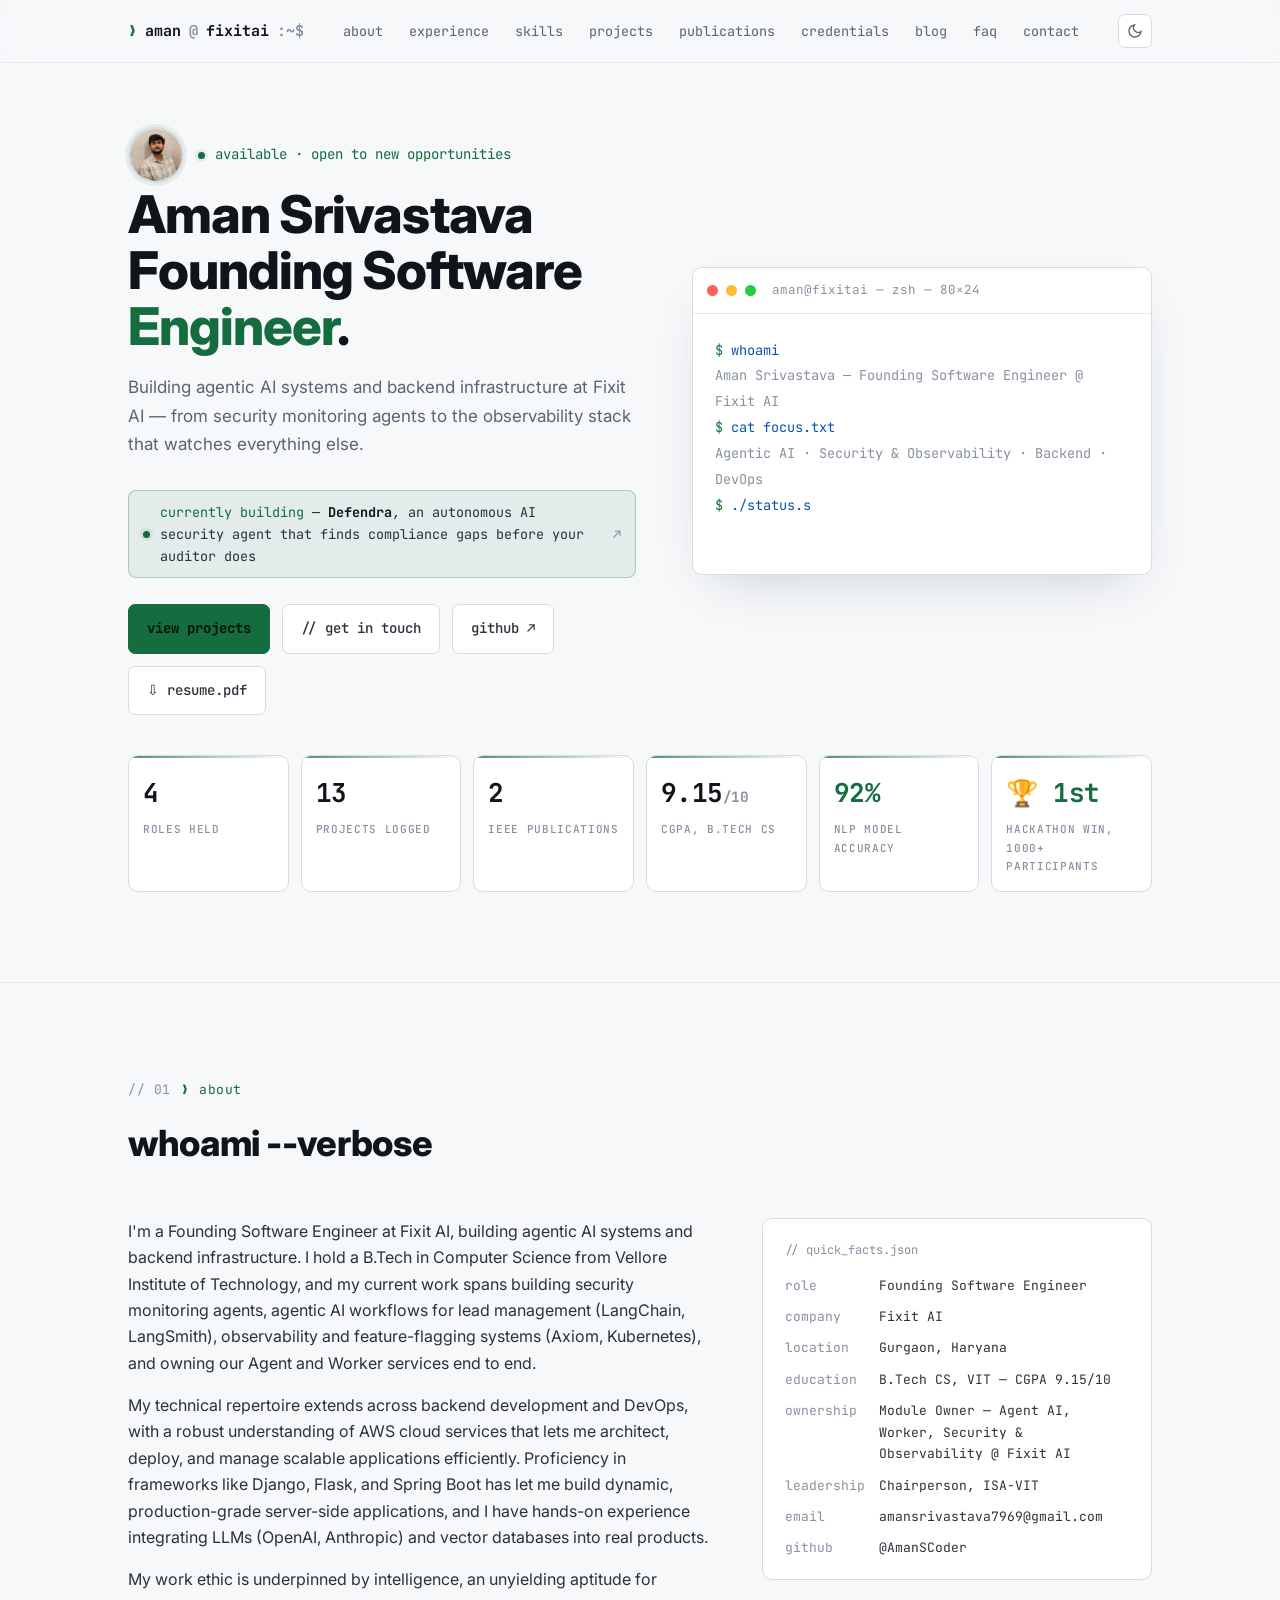
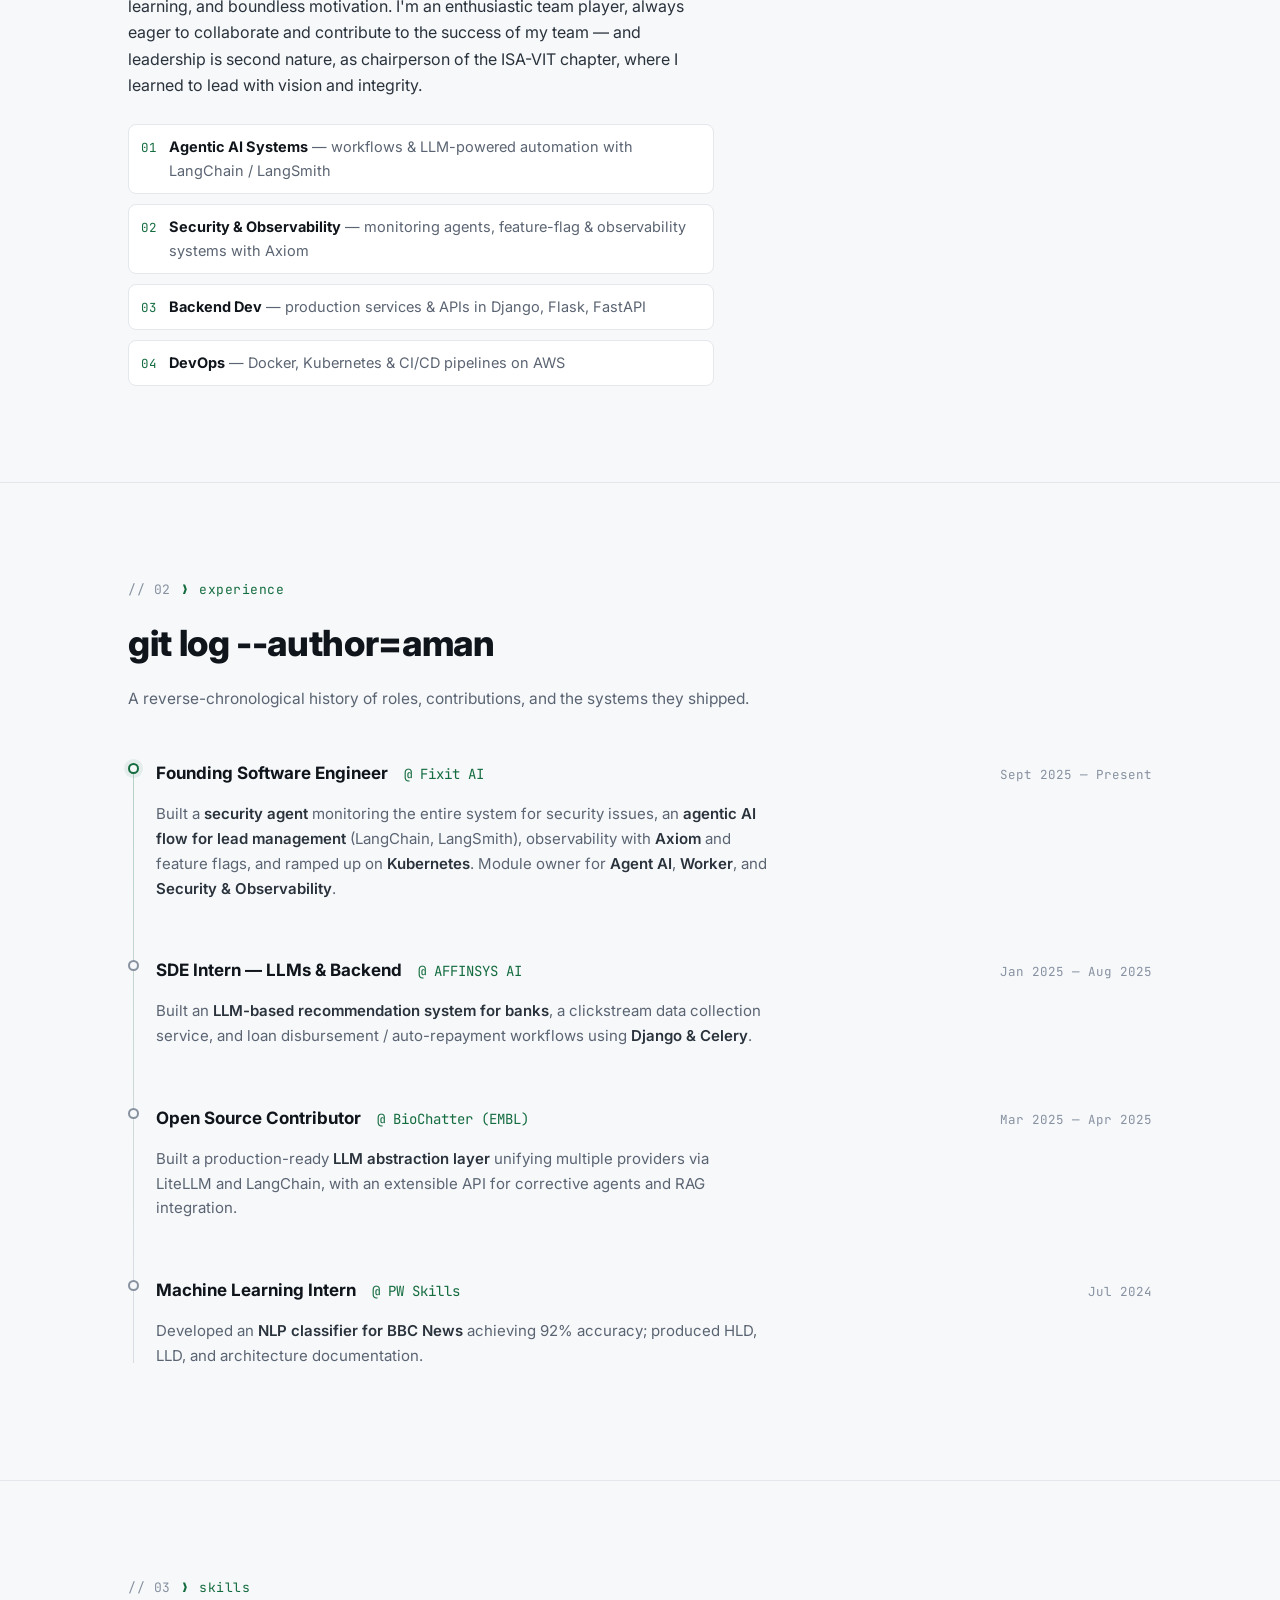
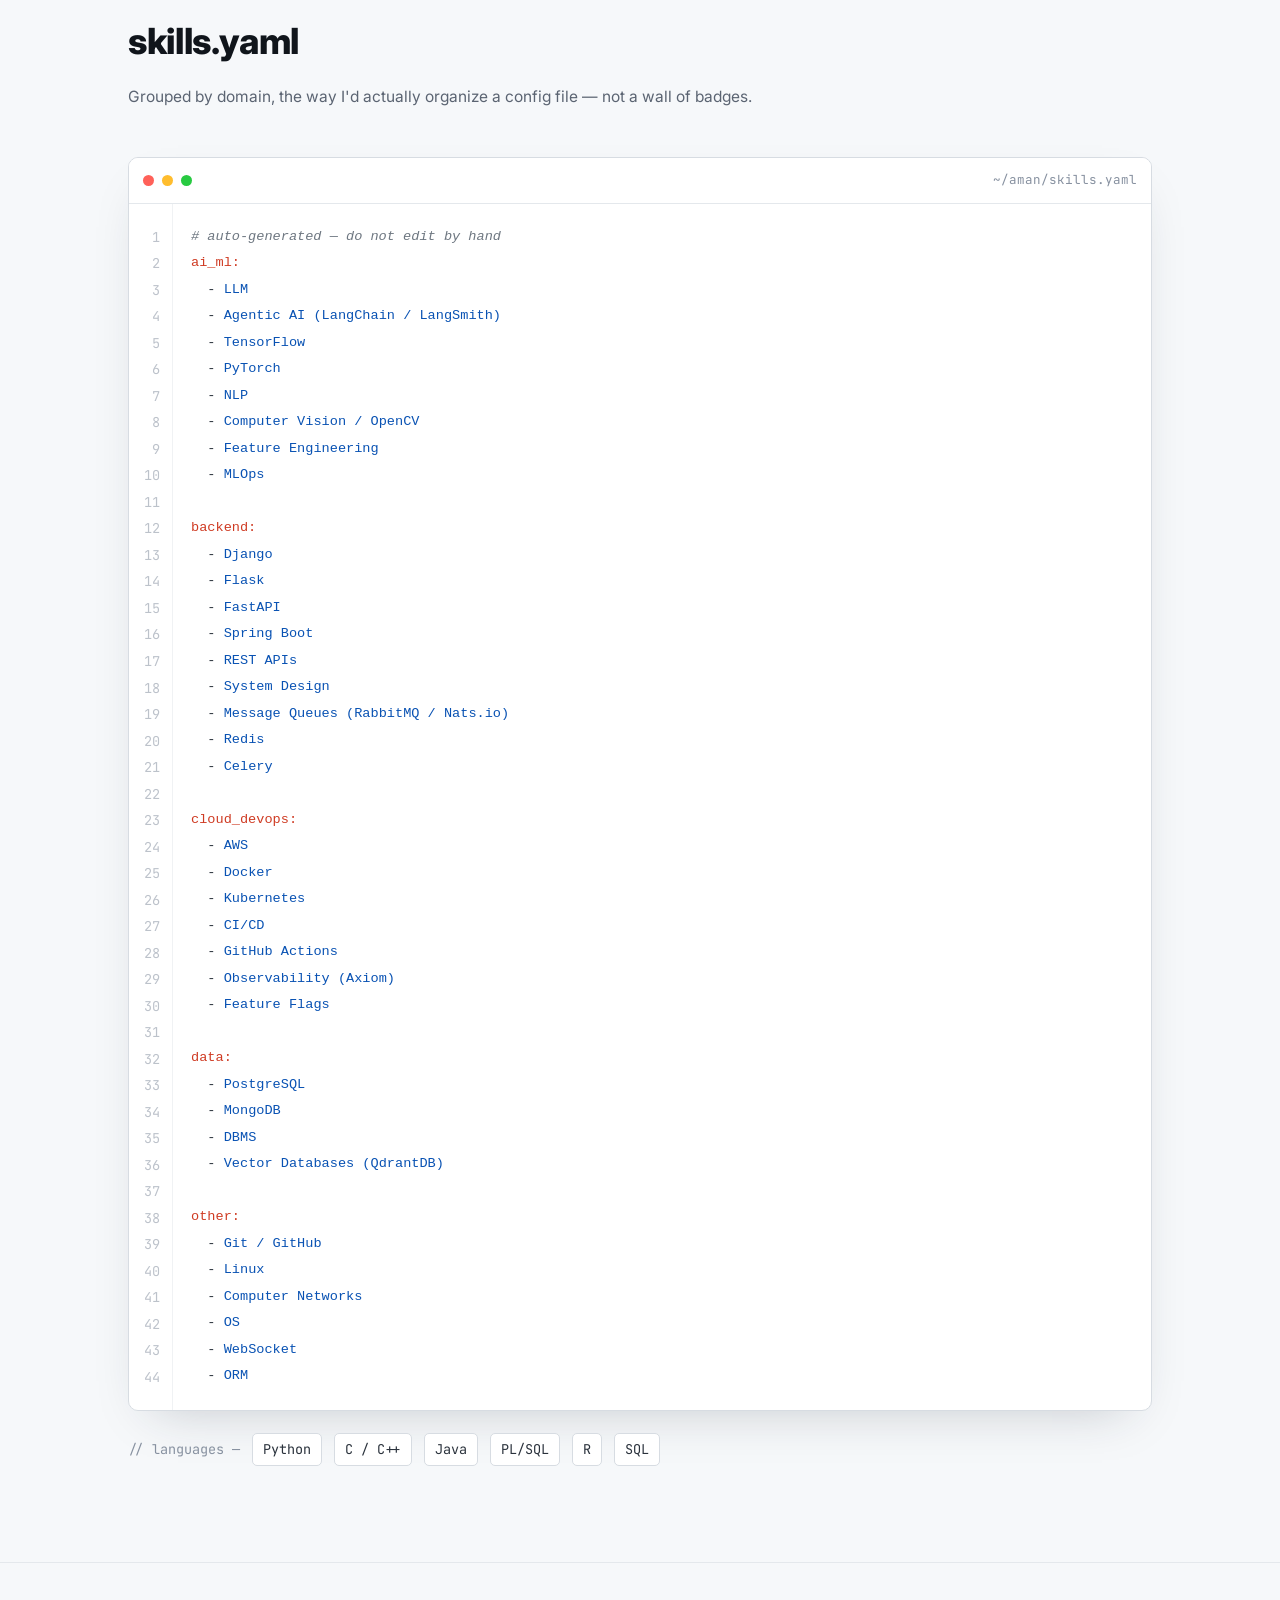
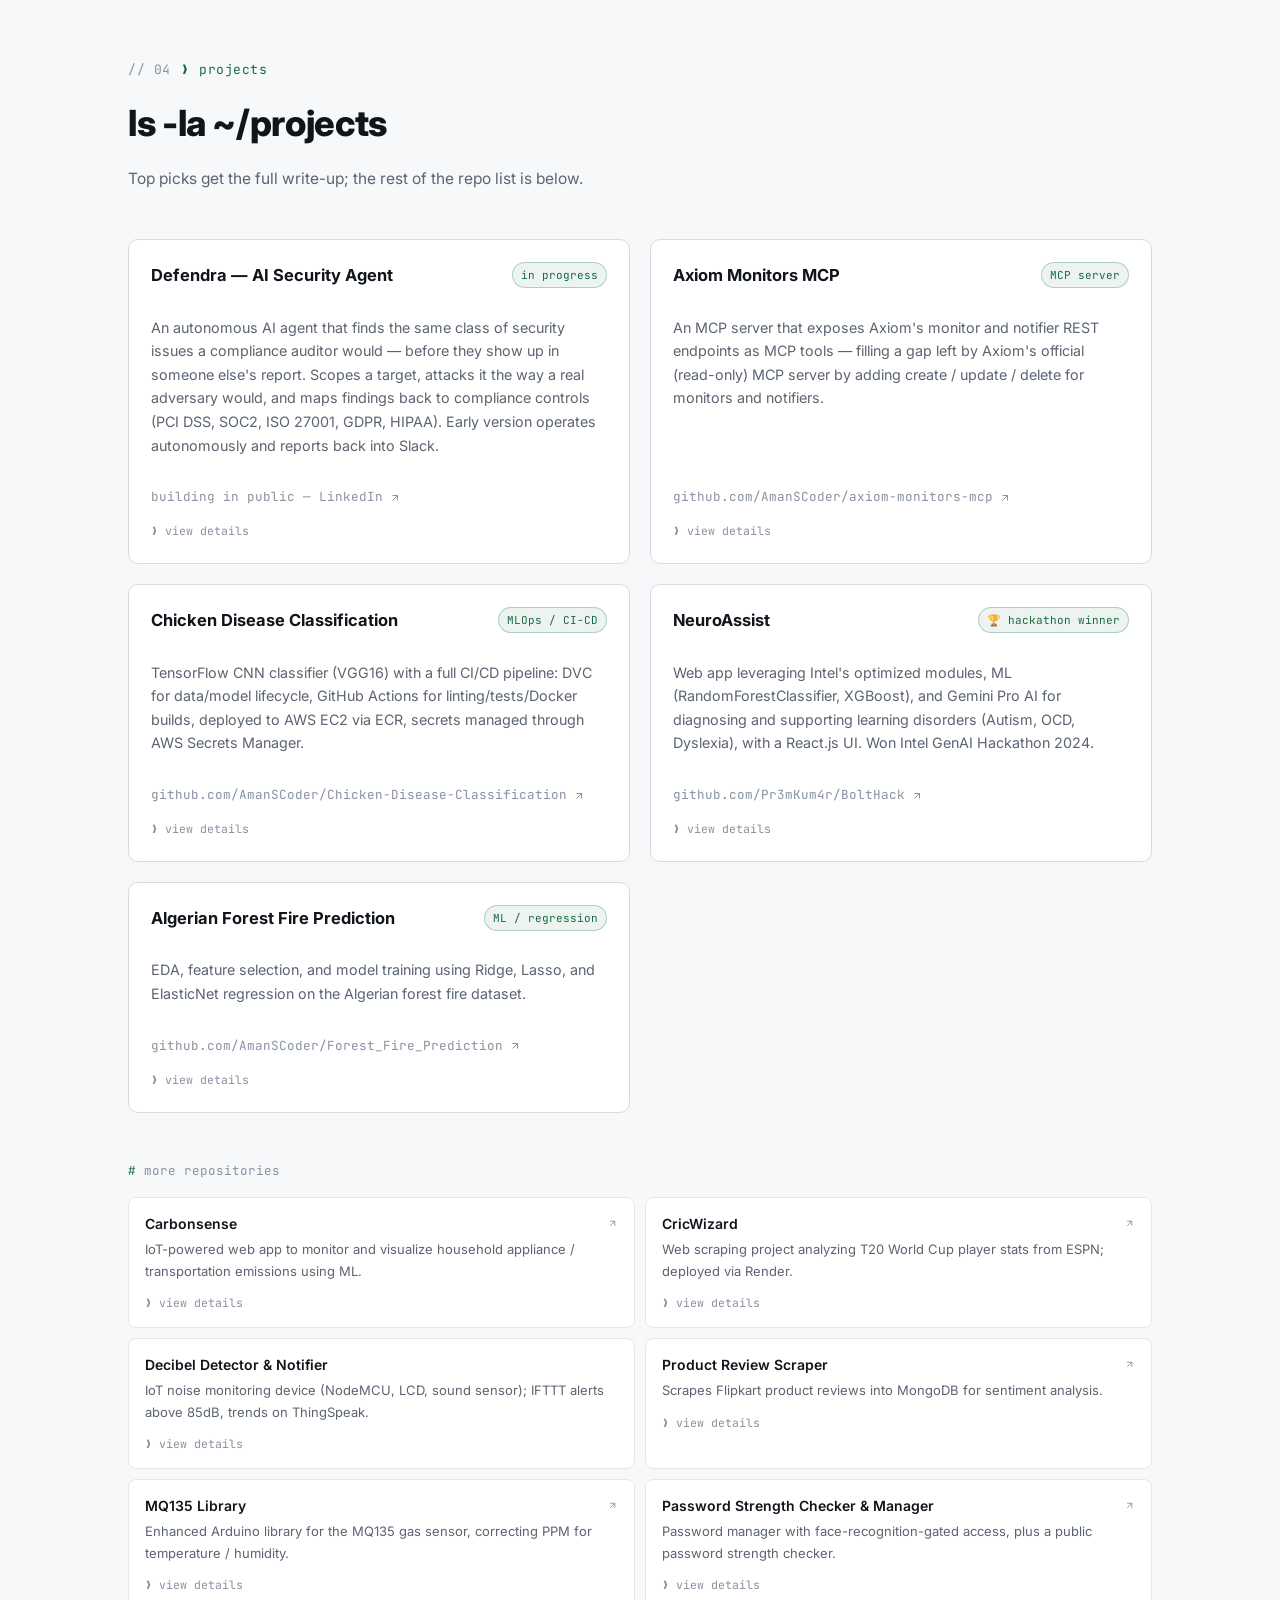
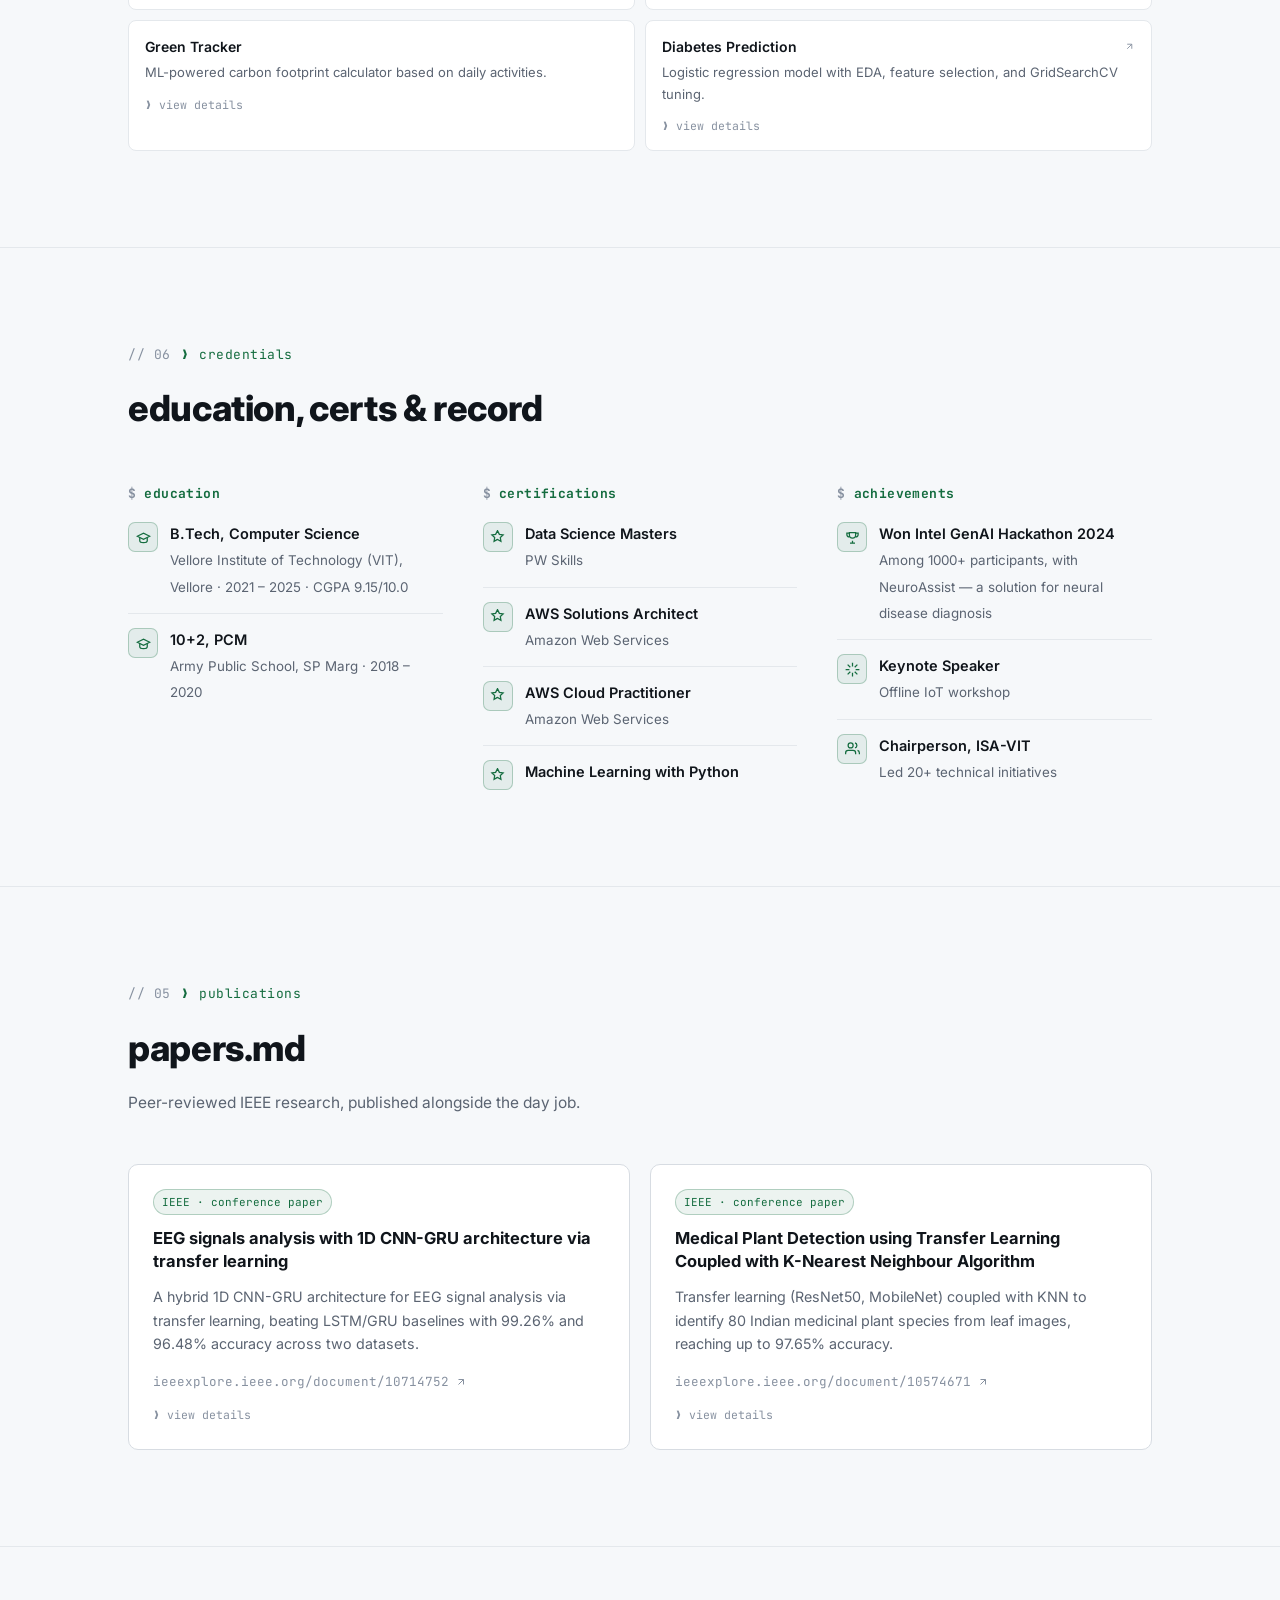
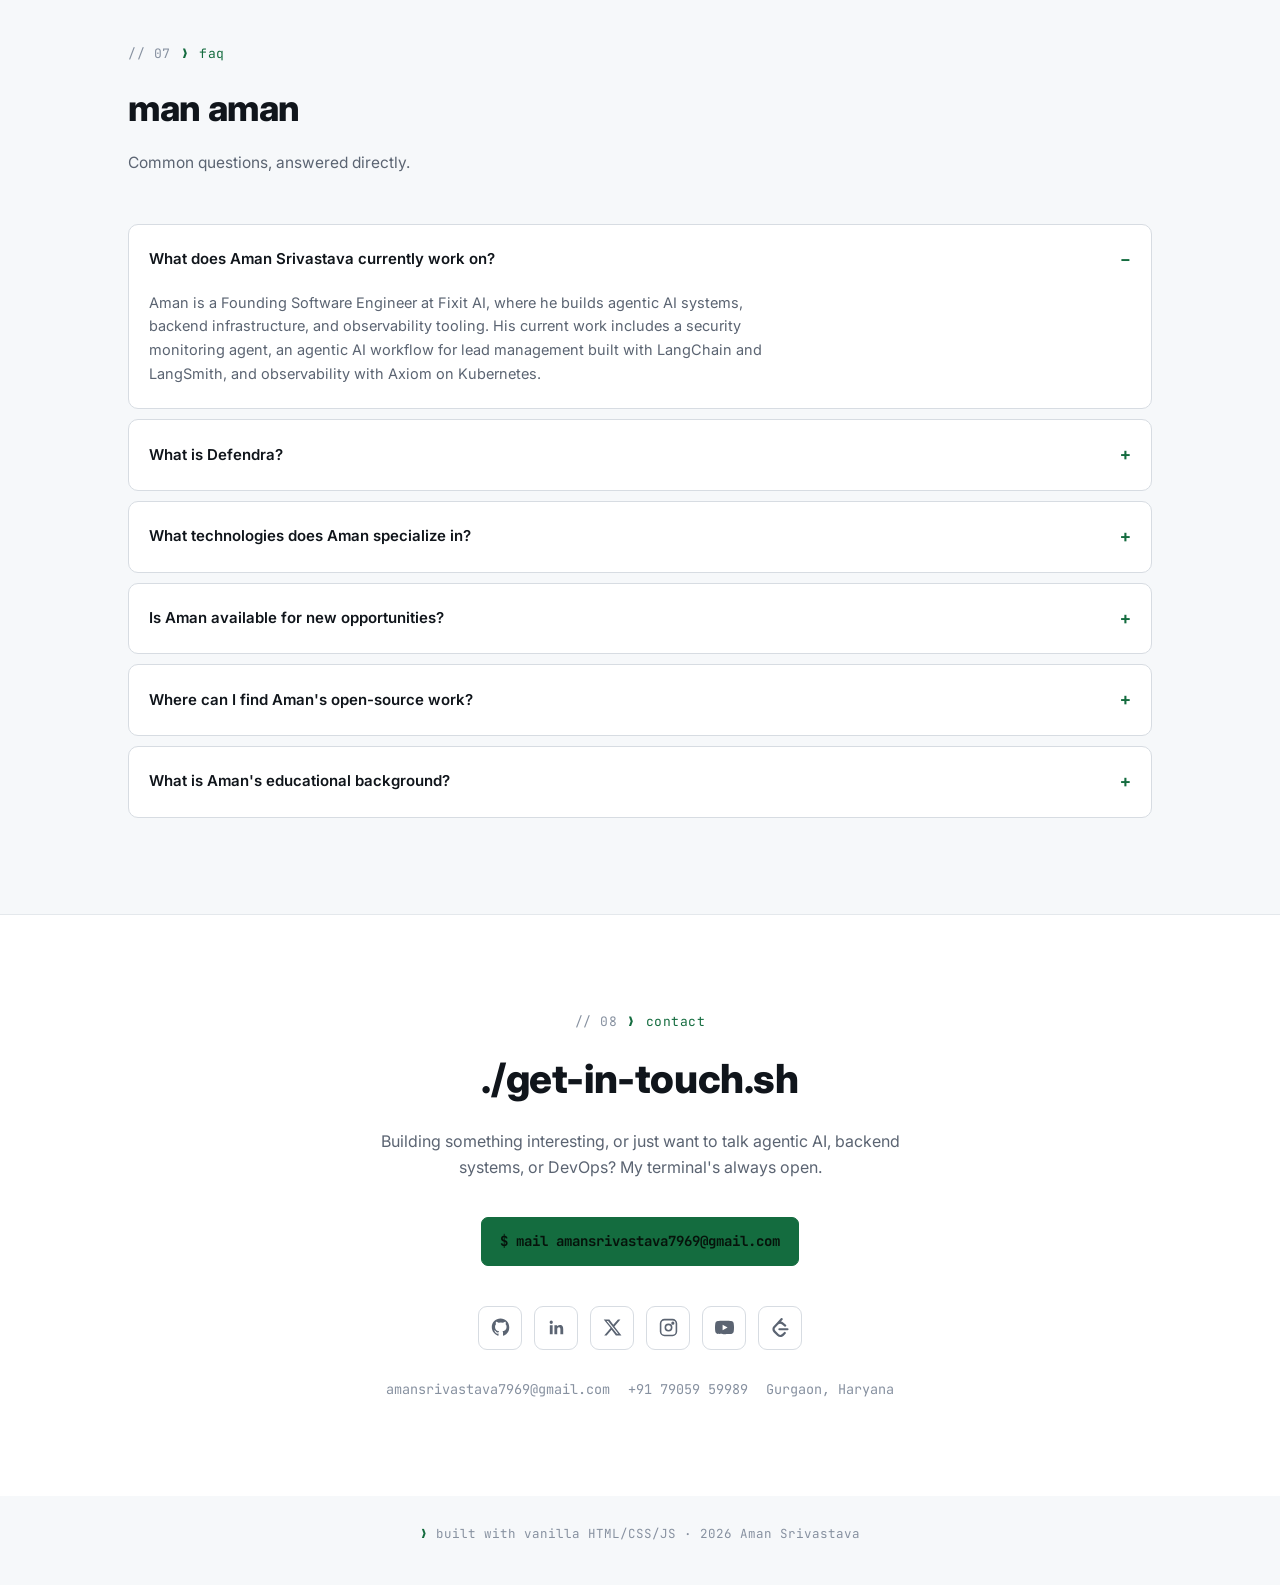
<file: index.html>
<!DOCTYPE html>
<html lang="en">
<head>
<meta charset="UTF-8">
<meta name="viewport" content="width=device-width, initial-scale=1.0">
<title>Aman Srivastava — Founding Software Engineer @ Fixit AI</title>
<meta name="description" content="Aman Srivastava — Founding Software Engineer at Fixit AI, building agentic AI systems and backend infrastructure. View experience, skills &amp; projects.">
<meta name="robots" content="index, follow">
<meta name="author" content="Aman Srivastava">
<link rel="canonical" href="https://amanscoder.github.io/Portfolio/">
<link rel="shortcut icon" href="./assets/images/logo.ico" type="image/x-icon">

<!-- Open Graph -->
<meta property="og:type" content="profile">
<meta property="og:title" content="Aman Srivastava — Founding Software Engineer @ Fixit AI">
<meta property="og:description" content="Building agentic AI systems, backend infrastructure, and security &amp; observability tooling at Fixit AI. Experience, skills, and open-source projects.">
<meta property="og:url" content="https://amanscoder.github.io/Portfolio/">
<meta property="og:image" content="https://amanscoder.github.io/Portfolio/assets/images/avatar.jpg">
<meta property="og:site_name" content="Aman Srivastava">
<meta property="profile:first_name" content="Aman">
<meta property="profile:last_name" content="Srivastava">

<!-- Twitter Card -->
<meta name="twitter:card" content="summary">
<meta name="twitter:title" content="Aman Srivastava — Founding Software Engineer @ Fixit AI">
<meta name="twitter:description" content="Building agentic AI systems, backend infrastructure, and security &amp; observability tooling at Fixit AI.">
<meta name="twitter:image" content="https://amanscoder.github.io/Portfolio/assets/images/avatar.jpg">
<meta name="twitter:site" content="@aman_7905">

<link rel="preconnect" href="https://fonts.googleapis.com">
<link rel="preconnect" href="https://fonts.gstatic.com" crossorigin>
<link href="https://fonts.googleapis.com/css2?family=JetBrains+Mono:wght@400;500;600;700;800&family=Inter:wght@400;500;600;700;800&display=swap" rel="stylesheet">

<!-- Structured data (GEO/AEO: Person + key facts, verbatim from resume/portfolio) -->
<script type="application/ld+json">
{
  "@context": "https://schema.org",
  "@type": "Person",
  "name": "Aman Srivastava",
  "url": "https://amanscoder.github.io/Portfolio/",
  "image": "https://amanscoder.github.io/Portfolio/assets/images/avatar.jpg",
  "jobTitle": "Founding Software Engineer",
  "worksFor": {
    "@type": "Organization",
    "name": "Fixit AI"
  },
  "alumniOf": {
    "@type": "CollegeOrUniversity",
    "name": "Vellore Institute of Technology"
  },
  "email": "mailto:amansrivastava7969@gmail.com",
  "telephone": "+91-7905959989",
  "address": {
    "@type": "PostalAddress",
    "addressLocality": "Gurgaon",
    "addressRegion": "Haryana",
    "addressCountry": "IN"
  },
  "sameAs": [
    "https://github.com/AmanSCoder",
    "https://www.linkedin.com/in/aman-srivastava-b60594245/",
    "https://twitter.com/aman_7905",
    "https://www.instagram.com/agentaman0/",
    "https://www.youtube.com/channel/UCPPPE09eloCe8gJehNYt0Bw",
    "https://leetcode.com/u/amanscoder/"
  ],
  "knowsAbout": [
    "Agentic AI", "LangChain", "LangSmith", "Backend Development", "Django", "Flask", "FastAPI",
    "Security Monitoring", "Observability", "Axiom", "Kubernetes", "Docker", "AWS", "Machine Learning"
  ]
}
</script>

<script type="application/ld+json">
{
  "@context": "https://schema.org",
  "@type": "FAQPage",
  "mainEntity": [
    {
      "@type": "Question",
      "name": "What does Aman Srivastava currently work on?",
      "acceptedAnswer": {
        "@type": "Answer",
        "text": "Aman is a Founding Software Engineer at Fixit AI, where he builds agentic AI systems, backend infrastructure, and observability tooling. His current work includes a security monitoring agent, an agentic AI workflow for lead management built with LangChain and LangSmith, and observability with Axiom on Kubernetes."
      }
    },
    {
      "@type": "Question",
      "name": "What is Defendra?",
      "acceptedAnswer": {
        "@type": "Answer",
        "text": "Defendra is an autonomous AI security agent Aman is building that finds the same class of security issues a compliance auditor would, before they show up in someone else's report. It scopes a target, tests it the way a real adversary would, and maps findings back to compliance controls like PCI DSS, SOC2, ISO 27001, GDPR, and HIPAA."
      }
    },
    {
      "@type": "Question",
      "name": "What technologies does Aman specialize in?",
      "acceptedAnswer": {
        "@type": "Answer",
        "text": "Agentic AI (LangChain, LangSmith), backend development (Django, Flask, FastAPI, Spring Boot), and DevOps/observability (Docker, Kubernetes, AWS, Axiom, CI/CD)."
      }
    },
    {
      "@type": "Question",
      "name": "Is Aman available for new opportunities?",
      "acceptedAnswer": {
        "@type": "Answer",
        "text": "Yes, Aman is open to new opportunities and collaborations alongside his role at Fixit AI. He can be reached via email at amansrivastava7969@gmail.com."
      }
    },
    {
      "@type": "Question",
      "name": "Where can I find Aman's open-source work?",
      "acceptedAnswer": {
        "@type": "Answer",
        "text": "All of Aman's public projects, including Defendra and the Axiom Monitors MCP server, are available on GitHub at github.com/AmanSCoder."
      }
    },
    {
      "@type": "Question",
      "name": "What is Aman's educational background?",
      "acceptedAnswer": {
        "@type": "Answer",
        "text": "Aman holds a B.Tech in Computer Science from Vellore Institute of Technology (VIT), Vellore, with a CGPA of 9.15/10.0."
      }
    }
  ]
}
</script>

<style>
  :root{
    color-scheme: dark;
    --bg: #0d1117;
    --bg-raised: #12181f;
    --bg-terminal: #0a0e14;
    --bg-card: #131a23;
    --border: #212a35;
    --border-soft: #1b232c;
    --text: #c9d3dd;
    --text-bright: #eef2f6;
    --text-muted: #8791a0;
    --text-faint: #5b6472;
    --accent: #6ee7a8;
    --accent-strong: #8ef4bc;
    --accent-dim: rgba(110, 231, 168, 0.10);
    --accent-line: rgba(110, 231, 168, 0.32);
    --accent-glow: rgba(110, 231, 168, 0.18);

    --syn-key: #ff9580;
    --syn-string: #9ecbff;
    --syn-comment: #6d7684;
    --syn-punct: #d7dce2;
    --syn-num: #f2cc60;

    --shadow-lg: 0 20px 60px -20px rgba(0,0,0,0.6);
    --radius: 10px;
    --sans: 'Inter', -apple-system, BlinkMacSystemFont, 'Segoe UI', sans-serif;
    --mono: 'JetBrains Mono', 'IBM Plex Mono', ui-monospace, SFMono-Regular, Menlo, Consolas, monospace;
  }

  :root[data-theme="light"]{
    color-scheme: light;
    --bg: #f6f8fa;
    --bg-raised: #ffffff;
    --bg-terminal: #ffffff;
    --bg-card: #ffffff;
    --border: #d7dce2;
    --border-soft: #e4e8ec;
    --text: #2a323c;
    --text-bright: #10151b;
    --text-muted: #5b6472;
    --text-faint: #8791a0;
    --accent: #146c3f;
    --accent-strong: #0e5230;
    --accent-dim: rgba(20, 108, 63, 0.08);
    --accent-line: rgba(20, 108, 63, 0.28);
    --accent-glow: rgba(20, 108, 63, 0.12);

    --syn-key: #cf3b23;
    --syn-string: #0952b3;
    --syn-comment: #6e7781;
    --syn-punct: #2a323c;
    --syn-num: #9a6700;

    --shadow-lg: 0 20px 50px -25px rgba(30,40,55,0.25);
  }

  @media (prefers-color-scheme: light){
    :root:not([data-theme="dark"]){
      color-scheme: light;
      --bg: #f6f8fa;
      --bg-raised: #ffffff;
      --bg-terminal: #ffffff;
      --bg-card: #ffffff;
      --border: #d7dce2;
      --border-soft: #e4e8ec;
      --text: #2a323c;
      --text-bright: #10151b;
      --text-muted: #5b6472;
      --text-faint: #8791a0;
      --accent: #146c3f;
      --accent-strong: #0e5230;
      --accent-dim: rgba(20, 108, 63, 0.08);
      --accent-line: rgba(20, 108, 63, 0.28);
      --accent-glow: rgba(20, 108, 63, 0.12);
      --syn-key: #cf3b23;
      --syn-string: #0952b3;
      --syn-comment: #6e7781;
      --syn-punct: #2a323c;
      --syn-num: #9a6700;
      --shadow-lg: 0 20px 50px -25px rgba(30,40,55,0.25);
    }
  }

  *{ box-sizing: border-box; }
  html{ scroll-behavior: smooth; }
  body{
    margin:0;
    background: var(--bg);
    color: var(--text);
    font-family: var(--sans);
    font-size: 16px;
    line-height: 1.65;
    -webkit-font-smoothing: antialiased;
    transition: background .25s ease, color .25s ease;
  }
  img{ max-width:100%; display:block; }
  a{ color: inherit; text-decoration: none; }
  ul{ margin:0; padding:0; list-style:none; }
  section{ padding: 96px 0; border-bottom: 1px solid var(--border-soft); }
  section:last-of-type{ border-bottom: none; }
  .wrap{ max-width: 1080px; margin: 0 auto; padding: 0 28px; }
  code, .mono{ font-family: var(--mono); }

  ::selection{ background: var(--accent-glow); color: var(--text-bright); }

  /* scrollbar */
  ::-webkit-scrollbar{ width: 10px; height:10px; }
  ::-webkit-scrollbar-track{ background: var(--bg); }
  ::-webkit-scrollbar-thumb{ background: var(--border); border-radius: 8px; }
  ::-webkit-scrollbar-thumb:hover{ background: var(--text-faint); }

  /* ---------- Eyebrow / section headings ---------- */
  .eyebrow{
    font-family: var(--mono);
    font-size: 13px;
    color: var(--accent);
    letter-spacing: .04em;
    display: flex;
    align-items: center;
    gap: 10px;
    margin: 0 0 14px;
  }
  .eyebrow::before{ content: attr(data-tag); color: var(--text-faint); }
  .eyebrow .glyph{ color: var(--accent); }
  h2.section-title{
    font-family: var(--sans);
    font-weight: 800;
    font-size: clamp(26px, 3.4vw, 36px);
    color: var(--text-bright);
    margin: 0 0 12px;
    letter-spacing: -0.01em;
  }
  .section-sub{
    color: var(--text-muted);
    max-width: 640px;
    margin: 0 0 48px;
    font-size: 15.5px;
  }
  .section-head{ margin-bottom: 44px; }

  /* ---------- NAV ---------- */
  header.nav{
    position: sticky;
    top: 0;
    z-index: 100;
    background: color-mix(in srgb, var(--bg) 88%, transparent);
    backdrop-filter: blur(10px);
    border-bottom: 1px solid var(--border-soft);
  }
  .nav-inner{
    max-width: 1080px;
    margin: 0 auto;
    padding: 0 28px;
    height: 62px;
    display: flex;
    align-items: center;
    justify-content: space-between;
    gap: 20px;
  }
  .brand{
    font-family: var(--mono);
    font-weight: 700;
    font-size: 15px;
    color: var(--text-bright);
    display:flex;
    align-items:center;
    gap: 8px;
    white-space: nowrap;
  }
  .brand .glyph{ color: var(--accent); }
  nav.links{
    display: flex;
    align-items: center;
    gap: 2px;
    font-family: var(--mono);
    font-size: 13.5px;
  }
  nav.links a{
    padding: 8px 12px;
    border-radius: 6px;
    color: var(--text-muted);
    transition: color .15s ease, background .15s ease;
  }
  nav.links a:hover{ color: var(--accent); background: var(--accent-dim); }
  .nav-actions{ display:flex; align-items:center; gap: 10px; }
  .theme-toggle{
    width: 34px; height: 34px;
    border-radius: 7px;
    border: 1px solid var(--border);
    background: var(--bg-raised);
    color: var(--text-muted);
    display: flex; align-items:center; justify-content:center;
    cursor: pointer;
    transition: color .15s ease, border-color .15s ease;
  }
  .theme-toggle:hover{ color: var(--accent); border-color: var(--accent-line); }
  .theme-toggle svg{ width: 16px; height:16px; }
  .icon-sun{ display:none; }
  :root[data-theme="light"] .icon-moon{ display:none; }
  :root[data-theme="light"] .icon-sun{ display:block; }
  .nav-toggle{
    display:none;
    width: 34px; height: 34px;
    border-radius: 7px;
    border: 1px solid var(--border);
    background: var(--bg-raised);
    color: var(--text);
    align-items:center; justify-content:center;
    cursor:pointer;
  }
  .nav-toggle svg{ width:18px; height:18px; }

  @media (max-width: 820px){
    nav.links{
      position: absolute;
      top: 62px; left:0; right:0;
      background: var(--bg);
      border-bottom: 1px solid var(--border-soft);
      flex-direction: column;
      align-items: stretch;
      padding: 8px;
      display: none;
      box-shadow: var(--shadow-lg);
    }
    nav.links.open{ display:flex; }
    nav.links a{ padding: 12px 14px; }
    .nav-toggle{ display:flex; }
  }

  /* ---------- HERO ---------- */
  .hero{
    padding: 72px 0 90px;
    border-bottom: 1px solid var(--border-soft);
  }
  .hero-grid{
    display:grid;
    grid-template-columns: 1.05fr 0.95fr;
    gap: 56px;
    align-items: center;
  }
  .hero-avatar-row{
    display:flex; align-items:center; gap:14px;
    margin-bottom: 4px;
  }
  .hero-avatar-btn{
    padding:0; border:none; background:none; cursor:pointer;
    border-radius:50%;
    flex-shrink:0;
    transition: transform .15s ease;
  }
  .hero-avatar-btn:hover{ transform: scale(1.05); }
  .hero-avatar-btn:hover .hero-avatar{ border-color: var(--accent-line); }
  .hero-avatar{
    width:56px; height:56px;
    border-radius:50%;
    object-fit:cover;
    border:2px solid var(--border);
    box-shadow: 0 0 0 3px var(--accent-dim);
    display:block;
    transition: border-color .15s ease;
  }

  /* ---------- PHOTO LIGHTBOX ---------- */
  .lightbox{
    position:fixed; inset:0; z-index: 1000;
    background: rgba(4,6,10,0.88);
    backdrop-filter: blur(6px);
    display:flex; align-items:center; justify-content:center;
    padding: 40px 20px;
    opacity:0; visibility:hidden;
    transition: opacity .22s ease;
  }
  .lightbox.open{ opacity:1; visibility:visible; }
  .lightbox-img{
    max-width: min(480px, 90vw);
    max-height: 80vh;
    border-radius: 16px;
    border: 1px solid var(--border);
    box-shadow: var(--shadow-lg);
    transform: scale(.94);
    transition: transform .22s ease;
  }
  .lightbox.open .lightbox-img{ transform: scale(1); }
  .lightbox-close{
    position:absolute; top: 20px; right: 24px;
    width:40px; height:40px;
    border-radius:50%;
    border:1px solid var(--border);
    background: var(--bg-raised);
    color: var(--text);
    display:flex; align-items:center; justify-content:center;
    cursor:pointer;
    transition: color .15s ease, border-color .15s ease;
  }
  .lightbox-close:hover{ color: var(--accent); border-color: var(--accent-line); }
  .lightbox-close svg{ width:18px; height:18px; }

  /* ---------- DETAIL MODAL (terminal popup) ---------- */
  [data-detail]{ cursor:pointer; }
  .detail-hint{
    font-family: var(--mono);
    font-size: 11.5px;
    color: var(--text-faint);
    margin-top: 2px;
    display:flex; align-items:center; gap:4px;
    transition: color .15s ease;
  }
  [data-detail]:hover .detail-hint{ color: var(--accent); }
  .proj-mini .detail-hint{ margin-top: 8px; }

  .detail-overlay{
    position:fixed; inset:0; z-index: 1001;
    background: rgba(4,6,10,0.88);
    backdrop-filter: blur(6px);
    display:flex; align-items:center; justify-content:center;
    padding: 30px 16px;
    opacity:0; visibility:hidden;
    transition: opacity .2s ease;
  }
  .detail-overlay.open{ opacity:1; visibility:visible; }
  .detail-window{
    width: min(680px, 100%);
    max-height: 84vh;
    background: var(--bg-terminal);
    border: 1px solid var(--border);
    border-radius: 10px;
    box-shadow: var(--shadow-lg);
    display:flex; flex-direction:column;
    transform: scale(.96) translateY(8px);
    transition: transform .2s ease;
    overflow:hidden;
  }
  .detail-overlay.open .detail-window{ transform: scale(1) translateY(0); }
  .detail-bar{
    display:flex; align-items:center; gap:8px;
    padding: 12px 14px;
    background: var(--bg-raised);
    border-bottom: 1px solid var(--border-soft);
    flex-shrink:0;
  }
  .detail-bar .detail-filename{
    margin-left: 8px;
    font-family: var(--mono);
    font-size: 12.5px;
    color: var(--text-faint);
    flex:1;
    overflow:hidden; text-overflow:ellipsis; white-space:nowrap;
  }
  .detail-bar .detail-x{
    background:none; border:none; color: var(--text-faint);
    cursor:pointer; padding:4px; display:flex;
    transition: color .15s ease;
  }
  .detail-bar .detail-x:hover{ color: var(--accent); }
  .detail-bar .detail-x svg{ width:16px; height:16px; }
  .detail-body{
    padding: 24px 26px 28px;
    overflow-y: auto;
    font-size: 14.5px;
    line-height: 1.75;
  }
  .detail-body .dt-tag{
    font-family: var(--mono); font-size: 11px; color: var(--accent);
    background: var(--accent-dim); border: 1px solid var(--accent-line);
    padding: 3px 8px; border-radius: 999px; display:inline-block; margin-bottom: 12px;
  }
  .detail-body h4{
    font-family: var(--sans); font-weight: 700; font-size: 19px;
    color: var(--text-bright); margin: 0 0 14px; line-height:1.4;
  }
  .detail-body p{ margin: 0 0 14px; color: var(--text); }
  .detail-body ul{ margin: 0 0 14px; padding-left: 0; display:grid; gap:8px; }
  .detail-body ul li{
    list-style:none; padding-left: 18px; position:relative; color: var(--text);
  }
  .detail-body ul li::before{
    content:"›"; position:absolute; left:0; color: var(--accent); font-family: var(--mono);
  }
  .detail-body .dt-note{
    margin-top: 18px; padding: 12px 14px;
    background: var(--bg-card); border: 1px solid var(--border-soft); border-radius: 8px;
    font-family: var(--mono); font-size: 12.5px; color: var(--text-faint); line-height:1.6;
  }
  .detail-body a.dt-link{
    font-family: var(--mono); font-size: 13px; color: var(--accent);
    display:inline-flex; align-items:center; gap:6px; margin-top: 6px;
  }
  .detail-body a.dt-link:hover{ text-decoration: underline; }
  .detail-body a.dt-link svg{ width:12px; height:12px; }
  .detail-body code{
    font-family: var(--mono); font-size: 13px;
    color: var(--syn-string); background: var(--bg-card);
    padding: 1px 6px; border-radius: 4px; border: 1px solid var(--border-soft);
  }

  .hero-kicker{
    font-family: var(--mono);
    color: var(--accent);
    font-size: 14px;
    margin-bottom: 18px;
    display:flex; align-items:center; gap:10px;
  }
  .hero-avatar-row .hero-kicker{ margin-bottom:0; }
  .building-now{
    display:flex; align-items:center; gap:10px;
    font-family: var(--mono);
    font-size: 13.5px;
    color: var(--text);
    background: var(--accent-dim);
    border: 1px solid var(--accent-line);
    border-radius: 8px;
    padding: 10px 14px;
    margin: 4px 0 26px;
    max-width: fit-content;
    transition: border-color .15s ease, transform .15s ease;
  }
  .building-now:hover{ border-color: var(--accent); transform: translateY(-1px); }
  .building-now .bn-dot{
    width:7px; height:7px; border-radius:50%; flex-shrink:0;
    background: var(--accent);
    box-shadow: 0 0 0 3px var(--accent-dim);
    animation: pulse 2.4s ease-in-out infinite;
  }
  .building-now .bn-label{ color: var(--accent); }
  .building-now .bn-text b{ color: var(--text-bright); }
  .building-now .bn-arrow{ color: var(--text-faint); flex-shrink:0; }
  @media (max-width: 560px){
    .building-now{ font-size:12.5px; }
  }
  .hero-kicker .dot{
    width:7px;height:7px;border-radius:50%;
    background: var(--accent);
    box-shadow: 0 0 0 3px var(--accent-dim);
    animation: pulse 2.4s ease-in-out infinite;
  }
  @keyframes pulse{ 0%,100%{ opacity:1; } 50%{ opacity:.35; } }
  .hero h1{
    font-size: clamp(32px, 5vw, 52px);
    line-height: 1.08;
    letter-spacing: -0.02em;
    color: var(--text-bright);
    font-weight: 800;
    margin: 0 0 18px;
  }
  .hero h1 .accent{ color: var(--accent); }
  .hero p.lead{
    color: var(--text-muted);
    font-size: 17px;
    max-width: 52ch;
    margin: 0 0 32px;
  }
  .hero-cta{ display:flex; flex-wrap: wrap; gap: 12px; }
  .btn{
    font-family: var(--mono);
    font-size: 14px;
    font-weight: 500;
    padding: 12px 18px;
    border-radius: 7px;
    border: 1px solid var(--border);
    display: inline-flex;
    align-items:center;
    gap: 8px;
    transition: all .15s ease;
    cursor:pointer;
  }
  .btn-primary{
    background: var(--accent);
    color: #06130b;
    border-color: var(--accent);
    font-weight: 700;
  }
  .btn-primary:hover{ background: var(--accent-strong); border-color: var(--accent-strong); transform: translateY(-1px); }
  .btn-ghost{ color: var(--text); background: var(--bg-raised); }
  .btn-ghost:hover{ border-color: var(--accent-line); color: var(--accent); transform: translateY(-1px); }

  /* faux terminal */
  .terminal{
    background: var(--bg-terminal);
    border: 1px solid var(--border);
    border-radius: 10px;
    box-shadow: var(--shadow-lg);
    overflow: hidden;
  }
  .terminal-bar{
    display:flex;
    align-items:center;
    gap: 8px;
    padding: 12px 14px;
    background: var(--bg-raised);
    border-bottom: 1px solid var(--border-soft);
  }
  .tl-dot{ width:11px; height:11px; border-radius:50%; }
  .tl-dot.r{ background:#ff6159; }
  .tl-dot.y{ background:#ffbd2e; }
  .tl-dot.g{ background:#28ca41; }
  .terminal-title{
    margin-left: 8px;
    font-family: var(--mono);
    font-size: 12.5px;
    color: var(--text-faint);
  }
  .terminal-body{
    padding: 24px 22px 28px;
    font-family: var(--mono);
    font-size: 13.6px;
    line-height: 1.9;
    min-height: 260px;
  }
  .terminal-body .prompt{ color: var(--accent); }
  .terminal-body .path{ color: var(--syn-string); }
  .terminal-body .out{ color: var(--text); }
  .terminal-body .muted{ color: var(--text-faint); }
  .cursor{
    display:inline-block;
    width: 8px; height: 15px;
    background: var(--accent);
    margin-left: 2px;
    vertical-align: -2px;
    animation: blink 1s steps(1) infinite;
  }
  @keyframes blink{ 50%{ opacity: 0; } }
  #term-lines div{ min-height: 1.9em; }

  @media (max-width: 900px){
    .hero-grid{ grid-template-columns: 1fr; }
  }

  /* ---------- STAT ROW ---------- */
  .stat-row{
    display:grid;
    grid-template-columns: repeat(6, 1fr);
    gap: 12px;
    margin-top: 40px;
  }
  .stat-tile{
    background: var(--bg-card);
    border: 1px solid var(--border);
    border-radius: var(--radius);
    padding: 16px 14px;
    position: relative;
    overflow: hidden;
  }
  .stat-tile::before{
    content:"";
    position:absolute; top:0; left:0; right:0; height:2px;
    background: linear-gradient(90deg, var(--accent), transparent);
    opacity: .75;
  }
  .stat-tile .stat-num{
    font-family: var(--mono);
    font-size: clamp(20px, 2.6vw, 26px);
    font-weight: 700;
    color: var(--text-bright);
    letter-spacing: -0.02em;
  }
  .stat-tile .stat-label{
    font-family: var(--mono);
    font-size: 11px;
    color: var(--text-faint);
    text-transform: uppercase;
    letter-spacing: .06em;
    margin-top: 6px;
    font-weight: 500;
  }
  @media (max-width: 980px){
    .stat-row{ grid-template-columns: repeat(3, 1fr); }
  }
  @media (max-width: 560px){
    .stat-row{ grid-template-columns: repeat(2, 1fr); }
  }

  /* ---------- ABOUT ---------- */
  .about-grid{
    display: grid;
    grid-template-columns: 1.5fr 1fr;
    gap: 48px;
  }
  .about-grid p{ margin: 0 0 16px; color: var(--text); }
  .about-grid p:last-child{ margin-bottom:0; }
  .about-card{
    background: var(--bg-card);
    border: 1px solid var(--border);
    border-radius: var(--radius);
    padding: 22px 22px 20px;
    font-family: var(--mono);
    font-size: 13px;
    align-self: start;
  }
  .about-card .card-title{ color: var(--text-faint); font-size: 12px; margin-bottom: 14px; }
  .about-card dl{ display:grid; grid-template-columns: auto 1fr; gap: 10px 14px; margin:0; }
  .about-card dt{ color: var(--text-faint); }
  .about-card dd{ margin:0; color: var(--text); }
  .about-card dd a:hover{ color: var(--accent); }
  .focus-list{ margin-top: 26px; display:grid; gap: 10px; }
  .focus-item{
    display:flex; gap:12px; align-items:baseline;
    padding: 10px 12px;
    border: 1px solid var(--border-soft);
    border-radius: 8px;
    background: var(--bg-raised);
  }
  .focus-item .fi-num{ font-family: var(--mono); color: var(--accent); font-size: 12.5px; }
  .focus-item .fi-text b{ color: var(--text-bright); }
  .focus-item .fi-text{ color: var(--text-muted); font-size: 14.5px; }

  @media (max-width: 900px){
    .about-grid{ grid-template-columns: 1fr; }
  }

  /* ---------- EXPERIENCE ---------- */
  .timeline{ position: relative; padding-left: 28px; }
  .timeline::before{
    content:"";
    position:absolute;
    left: 5px; top: 6px; bottom: 6px;
    width: 1px;
    background: linear-gradient(var(--accent-line), var(--border) 85%);
  }
  .t-item{ position: relative; padding-bottom: 40px; }
  .t-item:last-child{ padding-bottom: 0; }
  .t-dot{
    position:absolute; left: -28px; top: 4px;
    width: 11px; height: 11px; border-radius: 50%;
    background: var(--bg);
    border: 2px solid var(--accent);
    box-shadow: 0 0 0 4px var(--accent-dim);
  }
  .t-item:not(:first-child) .t-dot{ border-color: var(--text-faint); box-shadow:none; }
  .t-meta{
    display:flex; flex-wrap:wrap; align-items:baseline; gap: 10px 16px;
    margin-bottom: 6px;
  }
  .t-role{ font-weight: 700; color: var(--text-bright); font-size: 17px; }
  .t-company{ color: var(--accent); font-family: var(--mono); font-size: 14px; }
  .t-date{
    font-family: var(--mono); font-size: 12.5px; color: var(--text-faint);
    margin-left: auto;
    white-space: nowrap;
  }
  .t-desc{ color: var(--text-muted); font-size: 15px; max-width: 68ch; }
  .t-desc b{ color: var(--text); font-weight: 600; }

  /* ---------- SKILLS ---------- */
  .code-block{
    background: var(--bg-terminal);
    border: 1px solid var(--border);
    border-radius: var(--radius);
    overflow: hidden;
    box-shadow: var(--shadow-lg);
  }
  .code-block .terminal-bar{ justify-content: space-between; }
  .code-block .terminal-bar .tabs{ display:flex; gap:8px; }
  .code-block .terminal-bar .filename{
    font-family: var(--mono); font-size: 12.5px; color: var(--text-faint);
  }
  .code-lines{
    display: grid;
    grid-template-columns: 44px 1fr;
    font-family: var(--mono);
    font-size: 13.6px;
    line-height: 1.95;
  }
  .code-lines .gutter{
    text-align: right;
    padding: 20px 12px 20px 0;
    color: var(--text-faint);
    opacity: .55;
    background: color-mix(in srgb, var(--bg-raised) 60%, transparent);
    user-select: none;
    border-right: 1px solid var(--border-soft);
  }
  .code-lines .gutter div{ min-height: 1.95em; }
  .code-content{ padding: 20px 20px 20px 18px; overflow-x: auto; }
  .code-content .cl-comment{ color: var(--syn-comment); font-style: italic; }
  .code-content .cl-key{ color: var(--syn-key); }
  .code-content .cl-punct{ color: var(--syn-punct); }
  .code-content .cl-str{ color: var(--syn-string); }
  .code-content .cl-lang{ color: var(--text); }
  .skills-languages{
    margin-top: 22px;
    display:flex; flex-wrap:wrap; align-items:center; gap: 10px 12px;
    font-family: var(--mono); font-size: 13.5px;
  }
  .skills-languages .lbl{ color: var(--text-faint); }
  .lang-chip{
    padding: 4px 10px;
    border: 1px solid var(--border);
    border-radius: 5px;
    color: var(--text);
    background: var(--bg-raised);
  }

  @media (max-width: 640px){
    .code-lines{ grid-template-columns: 32px 1fr; font-size: 12.5px; }
  }

  /* ---------- PROJECTS ---------- */
  .proj-featured{
    display:grid;
    grid-template-columns: repeat(2, 1fr);
    gap: 20px;
    margin-bottom: 48px;
  }
  .proj-card{
    background: var(--bg-card);
    border: 1px solid var(--border);
    border-radius: var(--radius);
    padding: 22px;
    display:flex;
    flex-direction:column;
    gap: 12px;
    transition: border-color .18s ease, transform .18s ease;
  }
  .proj-card:hover{ border-color: var(--accent-line); transform: translateY(-2px); }
  .proj-top{ display:flex; align-items:flex-start; justify-content:space-between; gap: 10px; }
  .proj-name{ font-weight: 700; color: var(--text-bright); font-size: 16.5px; }
  .proj-tag{
    font-family: var(--mono); font-size: 11px;
    color: var(--accent);
    background: var(--accent-dim);
    border: 1px solid var(--accent-line);
    padding: 3px 8px;
    border-radius: 999px;
    white-space: nowrap;
  }
  .proj-desc{ color: var(--text-muted); font-size: 14.3px; flex:1; }
  .proj-link{
    font-family: var(--mono); font-size: 12.6px; color: var(--text-faint);
    display:flex; align-items:center; gap:6px;
    margin-top: 4px;
  }
  .proj-link:hover{ color: var(--accent); }
  .proj-link svg{ width:12px; height:12px; }

  .proj-more-head{
    font-family: var(--mono); font-size: 12.5px; color: var(--text-faint);
    margin: 0 0 16px;
    display:flex; align-items:center; gap:8px;
  }
  .proj-grid-more{
    display:grid;
    grid-template-columns: repeat(2, 1fr);
    gap: 10px;
  }
  .proj-mini{
    border: 1px solid var(--border-soft);
    border-radius: 8px;
    padding: 14px 16px;
    background: var(--bg-raised);
    display:flex;
    flex-direction:column;
    gap:4px;
  }
  .proj-mini:hover{ border-color: var(--accent-line); }
  .proj-mini .pm-name{ font-weight:600; color: var(--text-bright); font-size: 14px; display:flex; justify-content:space-between; gap:8px; }
  .proj-mini .pm-name svg{ width:11px;height:11px; color:var(--text-faint); flex-shrink:0; margin-top:3px; }
  .proj-mini .pm-desc{ color: var(--text-muted); font-size: 13px; }

  @media (max-width: 780px){
    .proj-featured, .proj-grid-more{ grid-template-columns: 1fr; }
  }

  /* ---------- CREDENTIALS (education / certs / achievements) ---------- */
  .cred-grid{
    display:grid;
    grid-template-columns: repeat(3, 1fr);
    gap: 40px 40px;
  }
  .cred-block h3{
    font-family: var(--mono);
    font-size: 13px;
    color: var(--accent);
    letter-spacing: .03em;
    margin: 0 0 18px;
    display:flex; align-items:center; gap:8px;
  }
  .cred-block h3::before{ content: "$"; color: var(--text-faint); }
  .cred-list{ display:grid; gap: 14px; }
  .cred-row{
    display:flex; gap: 12px; align-items:flex-start;
    padding-bottom: 14px;
    border-bottom: 1px solid var(--border-soft);
  }
  .cred-list .cred-row:last-child{ border-bottom:none; padding-bottom:0; }
  .cred-icon{
    width: 30px; height:30px; flex-shrink:0;
    border-radius: 7px;
    background: var(--accent-dim);
    border: 1px solid var(--accent-line);
    display:flex; align-items:center; justify-content:center;
    color: var(--accent);
  }
  .cred-icon svg{ width:15px;height:15px; }
  .cred-body b{ display:block; color: var(--text-bright); font-size: 14.5px; font-weight:600; }
  .cred-body span{ color: var(--text-muted); font-size: 13.4px; }
  .cred-body a.pub-link{ color: var(--accent); font-family: var(--mono); font-size: 12.5px; }

  @media (max-width: 980px){
    .cred-grid{ grid-template-columns: 1fr 1fr; }
  }
  @media (max-width: 640px){
    .cred-grid{ grid-template-columns: 1fr; }
  }

  /* ---------- PUBLICATIONS ---------- */
  .pub-grid{
    display:grid;
    grid-template-columns: repeat(2, 1fr);
    gap: 20px;
  }
  .pub-card{
    background: var(--bg-card);
    border: 1px solid var(--border);
    border-radius: var(--radius);
    padding: 24px;
    display:flex;
    flex-direction:column;
    gap: 12px;
    transition: border-color .18s ease, transform .18s ease;
  }
  .pub-card:hover{ border-color: var(--accent-line); transform: translateY(-2px); }
  .pub-badge{
    align-self:flex-start;
    font-family: var(--mono);
    font-size: 11px;
    color: var(--accent);
    background: var(--accent-dim);
    border: 1px solid var(--accent-line);
    padding: 3px 8px;
    border-radius: 999px;
  }
  .pub-title{
    margin:0;
    font-family: var(--sans);
    font-weight: 700;
    font-size: 16.5px;
    line-height: 1.4;
    color: var(--text-bright);
  }
  .pub-desc{ margin:0; color: var(--text-muted); font-size: 14.3px; flex:1; }
  .pub-link-lg{
    font-family: var(--mono); font-size: 12.6px; color: var(--text-faint);
    display:flex; align-items:center; gap:6px;
    margin-top: 4px;
  }
  .pub-link-lg:hover{ color: var(--accent); }
  .pub-link-lg svg{ width:12px; height:12px; }

  @media (max-width: 780px){
    .pub-grid{ grid-template-columns: 1fr; }
  }

  /* ---------- FAQ ---------- */
  .faq-list{ display:grid; gap:10px; }
  .faq-item{
    background: var(--bg-card);
    border: 1px solid var(--border);
    border-radius: var(--radius);
    padding: 4px 20px;
  }
  .faq-item summary{
    cursor: pointer;
    padding: 16px 0;
    font-weight: 600;
    color: var(--text-bright);
    font-size: 15px;
    list-style: none;
    display:flex; align-items:center; justify-content:space-between; gap:12px;
  }
  .faq-item summary::-webkit-details-marker{ display:none; }
  .faq-item summary::after{
    content: "+";
    font-family: var(--mono);
    color: var(--accent);
    font-size: 18px;
    flex-shrink:0;
    transition: transform .2s ease;
  }
  .faq-item[open] summary::after{ content:"–"; }
  .faq-item p{
    margin: 0 0 18px;
    color: var(--text-muted);
    font-size: 14.5px;
    max-width: 70ch;
  }
  .faq-item p a:hover{ color: var(--accent); }

  /* ---------- CONTACT ---------- */
  .contact{
    background: var(--bg-raised);
  }
  .contact-inner{ text-align:center; max-width: 640px; margin: 0 auto; }
  .contact h2.section-title{ font-size: clamp(28px,4vw,40px); }
  .contact-sub{ color: var(--text-muted); margin-bottom: 36px; }
  .contact-cta{
    display:inline-flex; align-items:center; gap:10px;
    font-family: var(--mono);
  }
  .social-row{
    display:flex; flex-wrap:wrap; justify-content:center; gap: 12px;
    margin-top: 40px;
  }
  .social-btn{
    width: 44px; height: 44px;
    border-radius: 9px;
    border: 1px solid var(--border);
    background: var(--bg-card);
    display:flex; align-items:center; justify-content:center;
    color: var(--text-muted);
    transition: all .15s ease;
  }
  .social-btn svg{ width: 19px; height:19px; }
  .social-btn:hover{ color: var(--accent); border-color: var(--accent-line); transform: translateY(-2px); }
  .contact-direct{
    margin-top: 28px;
    font-family: var(--mono);
    font-size: 13.5px;
    color: var(--text-faint);
    display:flex; flex-wrap:wrap; justify-content:center; gap: 18px;
  }
  .contact-direct a:hover{ color: var(--accent); }

  footer{
    padding: 28px 0 40px;
    text-align:center;
    font-family: var(--mono);
    font-size: 12.5px;
    color: var(--text-faint);
  }
  footer .glyph{ color: var(--accent); }

  .reveal{ opacity: 0; transform: translateY(14px); transition: opacity .6s ease, transform .6s ease; }
  .reveal.in{ opacity:1; transform: none; }

  @media (prefers-reduced-motion: reduce){
    *{ animation-duration: 0.01ms !important; animation-iteration-count: 1 !important; transition-duration: 0.01ms !important; scroll-behavior: auto !important; }
  }
</style>
</head>
<body>

<header class="nav">
  <div class="nav-inner">
    <a href="#top" class="brand"><span class="glyph">❯</span>aman<span style="color:var(--text-faint)">@</span>fixitai<span style="color:var(--text-faint)">:~$</span></a>
    <nav class="links" id="navLinks">
      <a href="#about">about</a>
      <a href="#experience">experience</a>
      <a href="#skills">skills</a>
      <a href="#projects">projects</a>
      <a href="#publications">publications</a>
      <a href="#credentials">credentials</a>
      <a href="./blog/">blog</a>
      <a href="#faq">faq</a>
      <a href="#contact">contact</a>
    </nav>
    <div class="nav-actions">
      <button class="theme-toggle" id="themeToggle" aria-label="Toggle color theme">
        <svg class="icon-moon" viewBox="0 0 24 24" fill="none" stroke="currentColor" stroke-width="2"><path d="M21 12.79A9 9 0 1 1 11.21 3 7 7 0 0 0 21 12.79z"/></svg>
        <svg class="icon-sun" viewBox="0 0 24 24" fill="none" stroke="currentColor" stroke-width="2"><circle cx="12" cy="12" r="4"/><path d="M12 2v2M12 20v2M4.93 4.93l1.41 1.41M17.66 17.66l1.41 1.41M2 12h2M20 12h2M6.34 17.66l-1.41 1.41M19.07 4.93l-1.41 1.41"/></svg>
      </button>
      <button class="nav-toggle" id="navToggle" aria-label="Toggle navigation">
        <svg viewBox="0 0 24 24" fill="none" stroke="currentColor" stroke-width="2"><path d="M4 6h16M4 12h16M4 18h16"/></svg>
      </button>
    </div>
  </div>
</header>

<main id="top">

  <!-- HERO -->
  <section class="hero" style="border-bottom:1px solid var(--border-soft); padding-top:64px;">
    <div class="wrap hero-grid">
      <div>
        <div class="hero-avatar-row">
          <button class="hero-avatar-btn" id="avatarOpen" aria-label="View full-size photo">
            <img class="hero-avatar" src="./assets/images/avatar.jpg" width="56" height="56" alt="Aman Srivastava headshot" loading="eager">
          </button>
          <div class="hero-kicker"><span class="dot"></span>available &middot; open to new opportunities</div>
        </div>
        <h1>Aman Srivastava<br>Founding Software <span class="accent">Engineer</span>.</h1>
        <p class="lead">Building agentic AI systems and backend infrastructure at Fixit AI — from security monitoring agents to the observability stack that watches everything else.</p>

        <a class="building-now" href="https://lnkd.in/p/gtnixSGh" target="_blank" rel="noopener">
          <span class="bn-dot"></span>
          <span class="bn-text"><span class="bn-label">currently building</span> — <b>Defendra</b>, an autonomous AI security agent that finds compliance gaps before your auditor does</span>
          <span class="bn-arrow">↗</span>
        </a>

        <div class="hero-cta">
          <a class="btn btn-primary" href="#projects">view projects</a>
          <a class="btn btn-ghost" href="#contact">// get in touch</a>
          <a class="btn btn-ghost" href="https://github.com/AmanSCoder" target="_blank" rel="noopener">github ↗</a>
          <a class="btn btn-ghost" href="./assets/aman-srivastava-resume.pdf" download>⇩ resume.pdf</a>
        </div>
      </div>
      <div class="terminal reveal">
        <div class="terminal-bar">
          <span class="tl-dot r"></span><span class="tl-dot y"></span><span class="tl-dot g"></span>
          <span class="terminal-title">aman@fixitai — zsh — 80×24</span>
        </div>
        <div class="terminal-body" id="term-lines"></div>
      </div>
    </div>

    <div class="wrap">
      <div class="stat-row reveal">
        <div class="stat-tile"><div class="stat-num">4</div><div class="stat-label">Roles held</div></div>
        <div class="stat-tile"><div class="stat-num">13</div><div class="stat-label">Projects logged</div></div>
        <div class="stat-tile"><div class="stat-num">2</div><div class="stat-label">IEEE publications</div></div>
        <div class="stat-tile"><div class="stat-num">9.15<span style="font-size:.55em;color:var(--text-faint);">/10</span></div><div class="stat-label">CGPA, B.Tech CS</div></div>
        <div class="stat-tile"><div class="stat-num" style="color:var(--accent);">92%</div><div class="stat-label">NLP model accuracy</div></div>
        <div class="stat-tile"><div class="stat-num" style="color:var(--accent);">🏆 1st</div><div class="stat-label">Hackathon win, 1000+ participants</div></div>
      </div>
    </div>
  </section>

  <!-- ABOUT -->
  <section id="about">
    <div class="wrap">
      <div class="section-head">
        <p class="eyebrow" data-tag="// 01"><span class="glyph">❯</span> about</p>
        <h2 class="section-title">whoami --verbose</h2>
      </div>
      <div class="about-grid">
        <div>
          <p>I'm a Founding Software Engineer at Fixit AI, building agentic AI systems and backend infrastructure. I hold a B.Tech in Computer Science from Vellore Institute of Technology, and my current work spans building security monitoring agents, agentic AI workflows for lead management (LangChain, LangSmith), observability and feature-flagging systems (Axiom, Kubernetes), and owning our Agent and Worker services end to end.</p>
          <p>My technical repertoire extends across backend development and DevOps, with a robust understanding of AWS cloud services that lets me architect, deploy, and manage scalable applications efficiently. Proficiency in frameworks like Django, Flask, and Spring Boot has let me build dynamic, production-grade server-side applications, and I have hands-on experience integrating LLMs (OpenAI, Anthropic) and vector databases into real products.</p>
          <p>My work ethic is underpinned by intelligence, an unyielding aptitude for learning, and boundless motivation. I'm an enthusiastic team player, always eager to collaborate and contribute to the success of my team — and leadership is second nature, as chairperson of the ISA-VIT chapter, where I learned to lead with vision and integrity.</p>

          <div class="focus-list">
            <div class="focus-item"><span class="fi-num">01</span><span class="fi-text"><b>Agentic AI Systems</b> — workflows &amp; LLM-powered automation with LangChain / LangSmith</span></div>
            <div class="focus-item"><span class="fi-num">02</span><span class="fi-text"><b>Security &amp; Observability</b> — monitoring agents, feature-flag &amp; observability systems with Axiom</span></div>
            <div class="focus-item"><span class="fi-num">03</span><span class="fi-text"><b>Backend Dev</b> — production services &amp; APIs in Django, Flask, FastAPI</span></div>
            <div class="focus-item"><span class="fi-num">04</span><span class="fi-text"><b>DevOps</b> — Docker, Kubernetes &amp; CI/CD pipelines on AWS</span></div>
          </div>
        </div>

        <aside class="about-card">
          <div class="card-title">// quick_facts.json</div>
          <dl>
            <dt>role</dt><dd>Founding Software Engineer</dd>
            <dt>company</dt><dd>Fixit AI</dd>
            <dt>location</dt><dd>Gurgaon, Haryana</dd>
            <dt>education</dt><dd>B.Tech CS, VIT — CGPA 9.15/10</dd>
            <dt>ownership</dt><dd>Module Owner — Agent AI, Worker, Security &amp; Observability @ Fixit AI</dd>
            <dt>leadership</dt><dd>Chairperson, ISA-VIT</dd>
            <dt>email</dt><dd><a href="mailto:amansrivastava7969@gmail.com">amansrivastava7969@gmail.com</a></dd>
            <dt>github</dt><dd><a href="https://github.com/AmanSCoder" target="_blank" rel="noopener">@AmanSCoder</a></dd>
          </dl>
        </aside>
      </div>
    </div>
  </section>

  <!-- EXPERIENCE -->
  <section id="experience">
    <div class="wrap">
      <div class="section-head">
        <p class="eyebrow" data-tag="// 02"><span class="glyph">❯</span> experience</p>
        <h2 class="section-title">git log --author=aman</h2>
        <p class="section-sub">A reverse-chronological history of roles, contributions, and the systems they shipped.</p>
      </div>

      <div class="timeline">
        <div class="t-item">
          <span class="t-dot"></span>
          <div class="t-meta">
            <span class="t-role">Founding Software Engineer</span>
            <span class="t-company">@ Fixit AI</span>
            <span class="t-date">Sept 2025 — Present</span>
          </div>
          <p class="t-desc">Built a <b>security agent</b> monitoring the entire system for security issues, an <b>agentic AI flow for lead management</b> (LangChain, LangSmith), observability with <b>Axiom</b> and feature flags, and ramped up on <b>Kubernetes</b>. Module owner for <b>Agent AI</b>, <b>Worker</b>, and <b>Security &amp; Observability</b>.</p>
        </div>
        <div class="t-item">
          <span class="t-dot"></span>
          <div class="t-meta">
            <span class="t-role">SDE Intern — LLMs &amp; Backend</span>
            <span class="t-company">@ AFFINSYS AI</span>
            <span class="t-date">Jan 2025 — Aug 2025</span>
          </div>
          <p class="t-desc">Built an <b>LLM-based recommendation system for banks</b>, a clickstream data collection service, and loan disbursement / auto-repayment workflows using <b>Django &amp; Celery</b>.</p>
        </div>
        <div class="t-item">
          <span class="t-dot"></span>
          <div class="t-meta">
            <span class="t-role">Open Source Contributor</span>
            <span class="t-company">@ BioChatter (EMBL)</span>
            <span class="t-date">Mar 2025 — Apr 2025</span>
          </div>
          <p class="t-desc">Built a production-ready <b>LLM abstraction layer</b> unifying multiple providers via LiteLLM and LangChain, with an extensible API for corrective agents and RAG integration.</p>
        </div>
        <div class="t-item">
          <span class="t-dot"></span>
          <div class="t-meta">
            <span class="t-role">Machine Learning Intern</span>
            <span class="t-company">@ PW Skills</span>
            <span class="t-date">Jul 2024</span>
          </div>
          <p class="t-desc">Developed an <b>NLP classifier for BBC News</b> achieving 92% accuracy; produced HLD, LLD, and architecture documentation.</p>
        </div>
      </div>
    </div>
  </section>

  <!-- SKILLS -->
  <section id="skills">
    <div class="wrap">
      <div class="section-head">
        <p class="eyebrow" data-tag="// 03"><span class="glyph">❯</span> skills</p>
        <h2 class="section-title">skills.yaml</h2>
        <p class="section-sub">Grouped by domain, the way I'd actually organize a config file — not a wall of badges.</p>
      </div>

      <div class="code-block">
        <div class="terminal-bar">
          <div class="tabs"><span class="tl-dot r"></span><span class="tl-dot y"></span><span class="tl-dot g"></span></div>
          <span class="filename">~/aman/skills.yaml</span>
        </div>
        <div class="code-lines">
          <div class="gutter" id="skillGutter"></div>
          <div class="code-content"><pre id="skillContent" style="margin:0; white-space:pre-wrap;"><span class="cl-comment"># auto-generated — do not edit by hand</span>
<span class="cl-key">ai_ml:</span>
  <span class="cl-punct">-</span> <span class="cl-str">LLM</span>
  <span class="cl-punct">-</span> <span class="cl-str">Agentic AI (LangChain / LangSmith)</span>
  <span class="cl-punct">-</span> <span class="cl-str">TensorFlow</span>
  <span class="cl-punct">-</span> <span class="cl-str">PyTorch</span>
  <span class="cl-punct">-</span> <span class="cl-str">NLP</span>
  <span class="cl-punct">-</span> <span class="cl-str">Computer Vision / OpenCV</span>
  <span class="cl-punct">-</span> <span class="cl-str">Feature Engineering</span>
  <span class="cl-punct">-</span> <span class="cl-str">MLOps</span>

<span class="cl-key">backend:</span>
  <span class="cl-punct">-</span> <span class="cl-str">Django</span>
  <span class="cl-punct">-</span> <span class="cl-str">Flask</span>
  <span class="cl-punct">-</span> <span class="cl-str">FastAPI</span>
  <span class="cl-punct">-</span> <span class="cl-str">Spring Boot</span>
  <span class="cl-punct">-</span> <span class="cl-str">REST APIs</span>
  <span class="cl-punct">-</span> <span class="cl-str">System Design</span>
  <span class="cl-punct">-</span> <span class="cl-str">Message Queues (RabbitMQ / Nats.io)</span>
  <span class="cl-punct">-</span> <span class="cl-str">Redis</span>
  <span class="cl-punct">-</span> <span class="cl-str">Celery</span>

<span class="cl-key">cloud_devops:</span>
  <span class="cl-punct">-</span> <span class="cl-str">AWS</span>
  <span class="cl-punct">-</span> <span class="cl-str">Docker</span>
  <span class="cl-punct">-</span> <span class="cl-str">Kubernetes</span>
  <span class="cl-punct">-</span> <span class="cl-str">CI/CD</span>
  <span class="cl-punct">-</span> <span class="cl-str">GitHub Actions</span>
  <span class="cl-punct">-</span> <span class="cl-str">Observability (Axiom)</span>
  <span class="cl-punct">-</span> <span class="cl-str">Feature Flags</span>

<span class="cl-key">data:</span>
  <span class="cl-punct">-</span> <span class="cl-str">PostgreSQL</span>
  <span class="cl-punct">-</span> <span class="cl-str">MongoDB</span>
  <span class="cl-punct">-</span> <span class="cl-str">DBMS</span>
  <span class="cl-punct">-</span> <span class="cl-str">Vector Databases (QdrantDB)</span>

<span class="cl-key">other:</span>
  <span class="cl-punct">-</span> <span class="cl-str">Git / GitHub</span>
  <span class="cl-punct">-</span> <span class="cl-str">Linux</span>
  <span class="cl-punct">-</span> <span class="cl-str">Computer Networks</span>
  <span class="cl-punct">-</span> <span class="cl-str">OS</span>
  <span class="cl-punct">-</span> <span class="cl-str">WebSocket</span>
  <span class="cl-punct">-</span> <span class="cl-str">ORM</span></pre></div>
        </div>
      </div>

      <div class="skills-languages">
        <span class="lbl">// languages —</span>
        <span class="lang-chip">Python</span>
        <span class="lang-chip">C / C++</span>
        <span class="lang-chip">Java</span>
        <span class="lang-chip">PL/SQL</span>
        <span class="lang-chip">R</span>
        <span class="lang-chip">SQL</span>
      </div>
    </div>
  </section>

  <!-- PROJECTS -->
  <section id="projects">
    <div class="wrap">
      <div class="section-head">
        <p class="eyebrow" data-tag="// 04"><span class="glyph">❯</span> projects</p>
        <h2 class="section-title">ls -la ~/projects</h2>
        <p class="section-sub">Top picks get the full write-up; the rest of the repo list is below.</p>
      </div>

      <div class="proj-featured">
        <article class="proj-card" data-detail="defendra">
          <div class="proj-top"><span class="proj-name">Defendra — AI Security Agent</span><span class="proj-tag">in progress</span></div>
          <p class="proj-desc">An autonomous AI agent that finds the same class of security issues a compliance auditor would — before they show up in someone else's report. Scopes a target, attacks it the way a real adversary would, and maps findings back to compliance controls (PCI DSS, SOC2, ISO 27001, GDPR, HIPAA). Early version operates autonomously and reports back into Slack.</p>
          <a class="proj-link" href="https://lnkd.in/p/gtnixSGh" target="_blank" rel="noopener">building in public — LinkedIn <svg viewBox="0 0 24 24" fill="none" stroke="currentColor" stroke-width="2"><path d="M7 17L17 7M7 7h10v10"/></svg></a>
          <div class="detail-hint">❯ view details</div>
        </article>

        <article class="proj-card" data-detail="axiom-mcp">
          <div class="proj-top"><span class="proj-name">Axiom Monitors MCP</span><span class="proj-tag">MCP server</span></div>
          <p class="proj-desc">An MCP server that exposes Axiom's monitor and notifier REST endpoints as MCP tools — filling a gap left by Axiom's official (read-only) MCP server by adding create / update / delete for monitors and notifiers.</p>
          <a class="proj-link" href="https://github.com/AmanSCoder/axiom-monitors-mcp" target="_blank" rel="noopener">github.com/AmanSCoder/axiom-monitors-mcp <svg viewBox="0 0 24 24" fill="none" stroke="currentColor" stroke-width="2"><path d="M7 17L17 7M7 7h10v10"/></svg></a>
          <div class="detail-hint">❯ view details</div>
        </article>

        <article class="proj-card" data-detail="chicken">
          <div class="proj-top"><span class="proj-name">Chicken Disease Classification</span><span class="proj-tag">MLOps / CI-CD</span></div>
          <p class="proj-desc">TensorFlow CNN classifier (VGG16) with a full CI/CD pipeline: DVC for data/model lifecycle, GitHub Actions for linting/tests/Docker builds, deployed to AWS EC2 via ECR, secrets managed through AWS Secrets Manager.</p>
          <a class="proj-link" href="https://github.com/AmanSCoder/Chicken-Disease-Classification" target="_blank" rel="noopener">github.com/AmanSCoder/Chicken-Disease-Classification <svg viewBox="0 0 24 24" fill="none" stroke="currentColor" stroke-width="2"><path d="M7 17L17 7M7 7h10v10"/></svg></a>
          <div class="detail-hint">❯ view details</div>
        </article>

        <article class="proj-card" data-detail="neuroassist">
          <div class="proj-top"><span class="proj-name">NeuroAssist</span><span class="proj-tag">🏆 hackathon winner</span></div>
          <p class="proj-desc">Web app leveraging Intel's optimized modules, ML (RandomForestClassifier, XGBoost), and Gemini Pro AI for diagnosing and supporting learning disorders (Autism, OCD, Dyslexia), with a React.js UI. Won Intel GenAI Hackathon 2024.</p>
          <a class="proj-link" href="https://github.com/Pr3mKum4r/BoltHack" target="_blank" rel="noopener">github.com/Pr3mKum4r/BoltHack <svg viewBox="0 0 24 24" fill="none" stroke="currentColor" stroke-width="2"><path d="M7 17L17 7M7 7h10v10"/></svg></a>
          <div class="detail-hint">❯ view details</div>
        </article>

        <article class="proj-card" data-detail="forest-fire">
          <div class="proj-top"><span class="proj-name">Algerian Forest Fire Prediction</span><span class="proj-tag">ML / regression</span></div>
          <p class="proj-desc">EDA, feature selection, and model training using Ridge, Lasso, and ElasticNet regression on the Algerian forest fire dataset.</p>
          <a class="proj-link" href="https://github.com/AmanSCoder/Forest_Fire_Prediction" target="_blank" rel="noopener">github.com/AmanSCoder/Forest_Fire_Prediction <svg viewBox="0 0 24 24" fill="none" stroke="currentColor" stroke-width="2"><path d="M7 17L17 7M7 7h10v10"/></svg></a>
          <div class="detail-hint">❯ view details</div>
        </article>
      </div>

      <p class="proj-more-head"><span class="glyph" style="color:var(--accent)">#</span> more repositories</p>
      <div class="proj-grid-more">
        <div class="proj-mini" data-detail="carbonsense">
          <div class="pm-name">Carbonsense <a href="https://github.com/AmanSCoder/CarbonSense" target="_blank" rel="noopener"><svg viewBox="0 0 24 24" fill="none" stroke="currentColor" stroke-width="2"><path d="M7 17L17 7M7 7h10v10"/></svg></a></div>
          <div class="pm-desc">IoT-powered web app to monitor and visualize household appliance / transportation emissions using ML.</div>
          <div class="detail-hint">❯ view details</div>
        </div>
        <div class="proj-mini" data-detail="cricwizard">
          <div class="pm-name">CricWizard <a href="https://github.com/AmanSCoder/CricWizard" target="_blank" rel="noopener"><svg viewBox="0 0 24 24" fill="none" stroke="currentColor" stroke-width="2"><path d="M7 17L17 7M7 7h10v10"/></svg></a></div>
          <div class="pm-desc">Web scraping project analyzing T20 World Cup player stats from ESPN; deployed via Render.</div>
          <div class="detail-hint">❯ view details</div>
        </div>
        <div class="proj-mini" data-detail="decibel">
          <div class="pm-name">Decibel Detector &amp; Notifier</div>
          <div class="pm-desc">IoT noise monitoring device (NodeMCU, LCD, sound sensor); IFTTT alerts above 85dB, trends on ThingSpeak.</div>
          <div class="detail-hint">❯ view details</div>
        </div>
        <div class="proj-mini" data-detail="product-review">
          <div class="pm-name">Product Review Scraper <a href="https://github.com/AmanSCoder/Web_Scrapper" target="_blank" rel="noopener"><svg viewBox="0 0 24 24" fill="none" stroke="currentColor" stroke-width="2"><path d="M7 17L17 7M7 7h10v10"/></svg></a></div>
          <div class="pm-desc">Scrapes Flipkart product reviews into MongoDB for sentiment analysis.</div>
          <div class="detail-hint">❯ view details</div>
        </div>
        <div class="proj-mini" data-detail="mq135">
          <div class="pm-name">MQ135 Library <a href="https://github.com/AmanSCoder/MQ135" target="_blank" rel="noopener"><svg viewBox="0 0 24 24" fill="none" stroke="currentColor" stroke-width="2"><path d="M7 17L17 7M7 7h10v10"/></svg></a></div>
          <div class="pm-desc">Enhanced Arduino library for the MQ135 gas sensor, correcting PPM for temperature / humidity.</div>
          <div class="detail-hint">❯ view details</div>
        </div>
        <div class="proj-mini" data-detail="password-manager">
          <div class="pm-name">Password Strength Checker &amp; Manager <a href="https://github.com/AmanSCoder/PasswordManager" target="_blank" rel="noopener"><svg viewBox="0 0 24 24" fill="none" stroke="currentColor" stroke-width="2"><path d="M7 17L17 7M7 7h10v10"/></svg></a></div>
          <div class="pm-desc">Password manager with face-recognition-gated access, plus a public password strength checker.</div>
          <div class="detail-hint">❯ view details</div>
        </div>
        <div class="proj-mini" data-detail="green-tracker">
          <div class="pm-name">Green Tracker</div>
          <div class="pm-desc">ML-powered carbon footprint calculator based on daily activities.</div>
          <div class="detail-hint">❯ view details</div>
        </div>
        <div class="proj-mini" data-detail="diabetes">
          <div class="pm-name">Diabetes Prediction <a href="https://github.com/AmanSCoder/Diabetes-Prediction" target="_blank" rel="noopener"><svg viewBox="0 0 24 24" fill="none" stroke="currentColor" stroke-width="2"><path d="M7 17L17 7M7 7h10v10"/></svg></a></div>
          <div class="pm-desc">Logistic regression model with EDA, feature selection, and GridSearchCV tuning.</div>
          <div class="detail-hint">❯ view details</div>
        </div>
      </div>
    </div>
  </section>

  <!-- CREDENTIALS: education / certifications / achievements / publications -->
  <section id="credentials">
    <div class="wrap">
      <div class="section-head">
        <p class="eyebrow" data-tag="// 06"><span class="glyph">❯</span> credentials</p>
        <h2 class="section-title">education, certs &amp; record</h2>
      </div>

      <div class="cred-grid">
        <div class="cred-block">
          <h3>education</h3>
          <div class="cred-list">
            <div class="cred-row">
              <span class="cred-icon"><svg viewBox="0 0 24 24" fill="none" stroke="currentColor" stroke-width="2"><path d="M22 10L12 5 2 10l10 5 10-5z"/><path d="M6 12v5c0 1.66 2.69 3 6 3s6-1.34 6-3v-5"/></svg></span>
              <div class="cred-body"><b>B.Tech, Computer Science</b><span>Vellore Institute of Technology (VIT), Vellore &middot; 2021 – 2025 &middot; CGPA 9.15/10.0</span></div>
            </div>
            <div class="cred-row">
              <span class="cred-icon"><svg viewBox="0 0 24 24" fill="none" stroke="currentColor" stroke-width="2"><path d="M22 10L12 5 2 10l10 5 10-5z"/><path d="M6 12v5c0 1.66 2.69 3 6 3s6-1.34 6-3v-5"/></svg></span>
              <div class="cred-body"><b>10+2, PCM</b><span>Army Public School, SP Marg &middot; 2018 – 2020</span></div>
            </div>
          </div>
        </div>

        <div class="cred-block">
          <h3>certifications</h3>
          <div class="cred-list">
            <div class="cred-row">
              <span class="cred-icon"><svg viewBox="0 0 24 24" fill="none" stroke="currentColor" stroke-width="2"><path d="M12 15l-5.5 3 1-6L3 8l6-1 3-6 3 6 6 1-4.5 4 1 6z"/></svg></span>
              <div class="cred-body"><b>Data Science Masters</b><span>PW Skills</span></div>
            </div>
            <div class="cred-row">
              <span class="cred-icon"><svg viewBox="0 0 24 24" fill="none" stroke="currentColor" stroke-width="2"><path d="M12 15l-5.5 3 1-6L3 8l6-1 3-6 3 6 6 1-4.5 4 1 6z"/></svg></span>
              <div class="cred-body"><b>AWS Solutions Architect</b><span>Amazon Web Services</span></div>
            </div>
            <div class="cred-row">
              <span class="cred-icon"><svg viewBox="0 0 24 24" fill="none" stroke="currentColor" stroke-width="2"><path d="M12 15l-5.5 3 1-6L3 8l6-1 3-6 3 6 6 1-4.5 4 1 6z"/></svg></span>
              <div class="cred-body"><b>AWS Cloud Practitioner</b><span>Amazon Web Services</span></div>
            </div>
            <div class="cred-row">
              <span class="cred-icon"><svg viewBox="0 0 24 24" fill="none" stroke="currentColor" stroke-width="2"><path d="M12 15l-5.5 3 1-6L3 8l6-1 3-6 3 6 6 1-4.5 4 1 6z"/></svg></span>
              <div class="cred-body"><b>Machine Learning with Python</b></div>
            </div>
          </div>
        </div>

        <div class="cred-block">
          <h3>achievements</h3>
          <div class="cred-list">
            <div class="cred-row">
              <span class="cred-icon"><svg viewBox="0 0 24 24" fill="none" stroke="currentColor" stroke-width="2"><path d="M8 21h8M12 17v4M7 4h10v4a5 5 0 01-10 0V4z"/><path d="M7 5H3v2a4 4 0 004 4M17 5h4v2a4 4 0 01-4 4"/></svg></span>
              <div class="cred-body"><b>Won Intel GenAI Hackathon 2024</b><span>Among 1000+ participants, with NeuroAssist — a solution for neural disease diagnosis</span></div>
            </div>
            <div class="cred-row">
              <span class="cred-icon"><svg viewBox="0 0 24 24" fill="none" stroke="currentColor" stroke-width="2"><path d="M12 1v6M12 17v6M4.22 4.22l4.24 4.24M15.54 15.54l4.24 4.24M1 12h6M17 12h6M4.22 19.78l4.24-4.24M15.54 8.46l4.24-4.24"/></svg></span>
              <div class="cred-body"><b>Keynote Speaker</b><span>Offline IoT workshop</span></div>
            </div>
            <div class="cred-row">
              <span class="cred-icon"><svg viewBox="0 0 24 24" fill="none" stroke="currentColor" stroke-width="2"><path d="M17 21v-2a4 4 0 00-4-4H5a4 4 0 00-4 4v2"/><circle cx="9" cy="7" r="4"/><path d="M23 21v-2a4 4 0 00-3-3.87M16 3.13a4 4 0 010 7.75"/></svg></span>
              <div class="cred-body"><b>Chairperson, ISA-VIT</b><span>Led 20+ technical initiatives</span></div>
            </div>
          </div>
        </div>

      </div>
    </div>
  </section>

  <!-- PUBLICATIONS -->
  <section id="publications">
    <div class="wrap">
      <div class="section-head">
        <p class="eyebrow" data-tag="// 05"><span class="glyph">❯</span> publications</p>
        <h2 class="section-title">papers.md</h2>
        <p class="section-sub">Peer-reviewed IEEE research, published alongside the day job.</p>
      </div>

      <div class="pub-grid">
        <article class="pub-card" data-detail="pub-eeg">
          <span class="pub-badge">IEEE &middot; conference paper</span>
          <h3 class="pub-title">EEG signals analysis with 1D CNN-GRU architecture via transfer learning</h3>
          <p class="pub-desc">A hybrid 1D CNN-GRU architecture for EEG signal analysis via transfer learning, beating LSTM/GRU baselines with 99.26% and 96.48% accuracy across two datasets.</p>
          <a class="pub-link-lg" href="https://ieeexplore.ieee.org/document/10714752" target="_blank" rel="noopener">ieeexplore.ieee.org/document/10714752 <svg viewBox="0 0 24 24" fill="none" stroke="currentColor" stroke-width="2"><path d="M7 17L17 7M7 7h10v10"/></svg></a>
          <div class="detail-hint">❯ view details</div>
        </article>

        <article class="pub-card" data-detail="pub-plant">
          <span class="pub-badge">IEEE &middot; conference paper</span>
          <h3 class="pub-title">Medical Plant Detection using Transfer Learning Coupled with K-Nearest Neighbour Algorithm</h3>
          <p class="pub-desc">Transfer learning (ResNet50, MobileNet) coupled with KNN to identify 80 Indian medicinal plant species from leaf images, reaching up to 97.65% accuracy.</p>
          <a class="pub-link-lg" href="https://ieeexplore.ieee.org/document/10574671" target="_blank" rel="noopener">ieeexplore.ieee.org/document/10574671 <svg viewBox="0 0 24 24" fill="none" stroke="currentColor" stroke-width="2"><path d="M7 17L17 7M7 7h10v10"/></svg></a>
          <div class="detail-hint">❯ view details</div>
        </article>
      </div>
    </div>
  </section>

  <!-- FAQ -->
  <section id="faq">
    <div class="wrap">
      <div class="section-head">
        <p class="eyebrow" data-tag="// 07"><span class="glyph">❯</span> faq</p>
        <h2 class="section-title">man aman</h2>
        <p class="section-sub">Common questions, answered directly.</p>
      </div>

      <div class="faq-list">
        <details class="faq-item" open>
          <summary>What does Aman Srivastava currently work on?</summary>
          <p>Aman is a Founding Software Engineer at Fixit AI, where he builds agentic AI systems, backend infrastructure, and observability tooling. His current work includes a security monitoring agent, an agentic AI workflow for lead management built with LangChain and LangSmith, and observability with Axiom on Kubernetes.</p>
        </details>
        <details class="faq-item">
          <summary>What is Defendra?</summary>
          <p>Defendra is an autonomous AI security agent Aman is building that finds the same class of security issues a compliance auditor would — before they show up in someone else's report. It scopes a target, tests it the way a real adversary would, and maps findings back to compliance controls like PCI DSS, SOC2, ISO 27001, GDPR, and HIPAA.</p>
        </details>
        <details class="faq-item">
          <summary>What technologies does Aman specialize in?</summary>
          <p>Agentic AI (LangChain, LangSmith), backend development (Django, Flask, FastAPI, Spring Boot), and DevOps/observability (Docker, Kubernetes, AWS, Axiom, CI/CD).</p>
        </details>
        <details class="faq-item">
          <summary>Is Aman available for new opportunities?</summary>
          <p>Yes — Aman is open to new opportunities and collaborations alongside his role at Fixit AI. Reach out via email at amansrivastava7969@gmail.com.</p>
        </details>
        <details class="faq-item">
          <summary>Where can I find Aman's open-source work?</summary>
          <p>All of Aman's public projects, including Defendra and the Axiom Monitors MCP server, are available on GitHub at <a href="https://github.com/AmanSCoder" target="_blank" rel="noopener">github.com/AmanSCoder</a>.</p>
        </details>
        <details class="faq-item">
          <summary>What is Aman's educational background?</summary>
          <p>Aman holds a B.Tech in Computer Science from Vellore Institute of Technology (VIT), Vellore, with a CGPA of 9.15/10.0.</p>
        </details>
      </div>
    </div>
  </section>

  <!-- CONTACT -->
  <section id="contact" class="contact">
    <div class="wrap contact-inner">
      <p class="eyebrow" data-tag="// 08" style="justify-content:center;"><span class="glyph">❯</span> contact</p>
      <h2 class="section-title">./get-in-touch.sh</h2>
      <p class="contact-sub">Building something interesting, or just want to talk agentic AI, backend systems, or DevOps? My terminal's always open.</p>
      <a class="btn btn-primary contact-cta" href="mailto:amansrivastava7969@gmail.com">$ mail amansrivastava7969@gmail.com</a>

      <div class="social-row">
        <a class="social-btn" href="https://github.com/AmanSCoder" target="_blank" rel="noopener" aria-label="GitHub" title="GitHub">
          <svg viewBox="0 0 24 24" fill="currentColor"><path d="M12 .5C5.73.5.98 5.24.98 11.52c0 5.02 3.26 9.28 7.78 10.79.57.1.78-.25.78-.55 0-.27-.01-1.16-.02-2.1-3.17.69-3.84-1.35-3.84-1.35-.52-1.32-1.27-1.67-1.27-1.67-1.04-.71.08-.7.08-.7 1.15.08 1.76 1.18 1.76 1.18 1.02 1.75 2.68 1.25 3.33.95.1-.74.4-1.25.72-1.54-2.53-.29-5.19-1.27-5.19-5.63 0-1.24.44-2.26 1.17-3.06-.12-.29-.51-1.45.11-3.02 0 0 .96-.31 3.14 1.17a10.9 10.9 0 015.71 0c2.18-1.48 3.14-1.17 3.14-1.17.62 1.57.23 2.73.11 3.02.73.8 1.17 1.82 1.17 3.06 0 4.37-2.67 5.34-5.21 5.62.41.35.77 1.04.77 2.11 0 1.52-.01 2.75-.01 3.12 0 .3.2.66.79.55A11.03 11.03 0 0023.02 11.5C23.02 5.24 18.27.5 12 .5z"/></svg>
        </a>
        <a class="social-btn" href="https://www.linkedin.com/in/aman-srivastava-b60594245/" target="_blank" rel="noopener" aria-label="LinkedIn" title="LinkedIn">
          <svg viewBox="0 0 24 24" fill="currentColor"><path d="M20.45 20.45h-3.55v-5.57c0-1.33-.03-3.04-1.85-3.04-1.86 0-2.14 1.45-2.14 2.95v5.66H9.36V9h3.41v1.56h.05c.48-.9 1.64-1.85 3.38-1.85 3.6 0 4.27 2.37 4.27 5.46v6.28zM5.34 7.43a2.06 2.06 0 110-4.12 2.06 2.06 0 010 4.12zM7.12 20.45H3.56V9h3.56v11.45z"/></svg>
        </a>
        <a class="social-btn" href="https://twitter.com/aman_7905" target="_blank" rel="noopener" aria-label="X (Twitter)" title="X / Twitter">
          <svg viewBox="0 0 24 24" fill="currentColor"><path d="M18.9 2H22l-7.6 8.68L23.3 22h-7l-5.47-7.15L4.6 22H1.5l8.13-9.29L.9 2h7.16l4.94 6.54L18.9 2zm-1.22 18h1.72L6.4 3.9H4.56L17.68 20z"/></svg>
        </a>
        <a class="social-btn" href="https://www.instagram.com/agentaman0/" target="_blank" rel="noopener" aria-label="Instagram" title="Instagram">
          <svg viewBox="0 0 24 24" fill="none" stroke="currentColor" stroke-width="2"><rect x="2" y="2" width="20" height="20" rx="5"/><circle cx="12" cy="12" r="4"/><circle cx="17.5" cy="6.5" r="1"/></svg>
        </a>
        <a class="social-btn" href="https://www.youtube.com/channel/UCPPPE09eloCe8gJehNYt0Bw" target="_blank" rel="noopener" aria-label="YouTube" title="YouTube">
          <svg viewBox="0 0 24 24" fill="currentColor"><path d="M23.5 6.2a3 3 0 00-2.1-2.1C19.6 3.6 12 3.6 12 3.6s-7.6 0-9.4.5A3 3 0 00.5 6.2 31 31 0 000 12a31 31 0 00.5 5.8 3 3 0 002.1 2.1c1.8.5 9.4.5 9.4.5s7.6 0 9.4-.5a3 3 0 002.1-2.1A31 31 0 0024 12a31 31 0 00-.5-5.8zM9.6 15.6V8.4l6.3 3.6-6.3 3.6z"/></svg>
        </a>
        <a class="social-btn" href="https://leetcode.com/u/amanscoder/" target="_blank" rel="noopener" aria-label="LeetCode" title="LeetCode">
          <svg viewBox="0 0 24 24" fill="currentColor"><path d="M13.483 0a1.374 1.374 0 0 0-.961.438L7.116 6.226l-3.854 4.126a5.266 5.266 0 0 0-1.209 2.104 5.35 5.35 0 0 0-.125.513 5.527 5.527 0 0 0 .062 2.362 5.83 5.83 0 0 0 .349 1.017 5.938 5.938 0 0 0 1.271 1.818l4.277 4.193.039.038c2.248 2.165 5.852 2.133 8.063-.074l2.396-2.392c.54-.54.54-1.414.003-1.955a1.378 1.378 0 0 0-1.951-.003l-2.396 2.392a3.021 3.021 0 0 1-4.205.038l-.02-.019-4.276-4.193c-.652-.64-.972-1.469-.948-2.263a2.68 2.68 0 0 1 .066-.523 2.545 2.545 0 0 1 .619-1.164L9.13 8.114c1.058-1.134 3.204-1.27 4.43-.278l3.501 2.831c.593.48 1.461.387 1.94-.207a1.384 1.384 0 0 0-.207-1.943l-3.5-2.831c-.8-.647-1.766-1.045-2.774-1.202l2.015-2.158A1.384 1.384 0 0 0 13.483 0zm-2.866 12.815a1.38 1.38 0 0 0-1.38 1.382 1.38 1.38 0 0 0 1.38 1.382H20.79a1.38 1.38 0 0 0 1.38-1.382 1.38 1.38 0 0 0-1.38-1.382z"/></svg>
        </a>
      </div>

      <div class="contact-direct">
        <a href="mailto:amansrivastava7969@gmail.com">amansrivastava7969@gmail.com</a>
        <a href="tel:+917905959989">+91 79059 59989</a>
        <span>Gurgaon, Haryana</span>
      </div>
    </div>
  </section>

</main>

<footer>
  <span class="glyph">❯</span> built with vanilla HTML/CSS/JS &middot; <span id="year"></span> Aman Srivastava
</footer>

<div class="lightbox" id="avatarLightbox" role="dialog" aria-modal="true" aria-label="Full-size photo">
  <button class="lightbox-close" id="avatarClose" aria-label="Close">
    <svg viewBox="0 0 24 24" fill="none" stroke="currentColor" stroke-width="2"><path d="M18 6L6 18M6 6l12 12"/></svg>
  </button>
  <img class="lightbox-img" src="./assets/images/avatar.jpg" alt="Aman Srivastava">
</div>

<div class="detail-overlay" id="detailOverlay" role="dialog" aria-modal="true" aria-label="Project details">
  <div class="detail-window">
    <div class="detail-bar">
      <span class="tl-dot r"></span><span class="tl-dot y"></span><span class="tl-dot g"></span>
      <span class="detail-filename" id="detailFilename">cat README.md</span>
      <button class="detail-x" id="detailClose" aria-label="Close">
        <svg viewBox="0 0 24 24" fill="none" stroke="currentColor" stroke-width="2"><path d="M18 6L6 18M6 6l12 12"/></svg>
      </button>
    </div>
    <div class="detail-body" id="detailBody"></div>
  </div>
</div>

<script>
(function(){
  "use strict";

  // ---------- theme toggle ----------
  var root = document.documentElement;
  var toggle = document.getElementById('themeToggle');
  var stored = null;
  try { stored = localStorage.getItem('theme'); } catch(e){}
  if(stored === 'light' || stored === 'dark'){ root.setAttribute('data-theme', stored); }

  toggle.addEventListener('click', function(){
    var current = root.getAttribute('data-theme');
    var prefersLight = window.matchMedia && window.matchMedia('(prefers-color-scheme: light)').matches;
    var effective = current || (prefersLight ? 'light' : 'dark');
    var next = effective === 'dark' ? 'light' : 'dark';
    root.setAttribute('data-theme', next);
    try { localStorage.setItem('theme', next); } catch(e){}
  });

  // ---------- mobile nav ----------
  var navToggle = document.getElementById('navToggle');
  var navLinks = document.getElementById('navLinks');
  navToggle.addEventListener('click', function(){
    navLinks.classList.toggle('open');
  });
  navLinks.querySelectorAll('a').forEach(function(a){
    a.addEventListener('click', function(){ navLinks.classList.remove('open'); });
  });

  // ---------- footer year ----------
  document.getElementById('year').textContent = new Date().getFullYear();

  // ---------- avatar lightbox ----------
  var lightbox = document.getElementById('avatarLightbox');
  var avatarOpen = document.getElementById('avatarOpen');
  var avatarClose = document.getElementById('avatarClose');

  function openLightbox(){
    lightbox.classList.add('open');
    document.body.style.overflow = 'hidden';
  }
  function closeLightbox(){
    lightbox.classList.remove('open');
    document.body.style.overflow = '';
  }

  if(avatarOpen){ avatarOpen.addEventListener('click', openLightbox); }
  if(avatarClose){ avatarClose.addEventListener('click', closeLightbox); }
  if(lightbox){
    lightbox.addEventListener('click', function(e){
      if(e.target === lightbox){ closeLightbox(); }
    });
  }
  document.addEventListener('keydown', function(e){
    if(e.key === 'Escape' && lightbox.classList.contains('open')){ closeLightbox(); }
  });

  // ---------- project/publication detail modal ----------
  var DETAILS = {
    "defendra": {
      file: "cat defendra-security-agent/NOTES.md",
      html: '<span class="dt-tag">in progress &middot; building in public</span>' +
        '<h4>Defendra — AI Security Agent</h4>' +
        '<p>Compliance audits always surface findings on someone else\'s timeline — an external auditor finds the gap, and you scramble to fix it before the report ships. Defendra flips that: it scopes a target, attacks it the way a real adversary would, and maps whatever it finds back to the actual compliance controls an auditor would check.</p>' +
        '<ul>' +
        '<li>Maps findings to PCI DSS, SOC2, ISO 27001, GDPR, and HIPAA controls</li>' +
        '<li>Operates autonomously — asks for scope up front, then runs unattended</li>' +
        '<li>Reports back into Slack; no dashboard yet, just the skeleton doing real work</li>' +
        '<li>Built on top of the OpenClaw agent framework</li>' +
        '</ul>' +
        '<a class="dt-link" href="https://lnkd.in/p/gtnixSGh" target="_blank" rel="noopener">→ building in public — LinkedIn</a>'
    },
    "axiom-mcp": {
      file: "cat axiom-monitors-mcp/README.md",
      html: '<span class="dt-tag">MCP server</span>' +
        '<h4>Axiom Monitors MCP</h4>' +
        '<p>Axiom\'s official MCP server (mcp.axiom.co) only exposes read operations for monitors — getMonitors and getMonitorsHistory. It has no way to create, update, or delete anything. This server fills that exact gap by wrapping Axiom\'s REST API as MCP tools.</p>' +
        '<ul>' +
        '<li>15 tools total, including create_threshold_monitor and create_slack_notifier</li>' +
        '<li>Full CRUD for both monitors and notifiers</li>' +
        '<li>Installs via uvx, wired into Cursor through ~/.cursor/mcp.json</li>' +
        '<li>Needs an Axiom personal access token scoped to monitors:* and notifiers:*</li>' +
        '</ul>' +
        '<p>Stack: Python 3.10+, <code>uv</code> package manager.</p>' +
        '<a class="dt-link" href="https://github.com/AmanSCoder/axiom-monitors-mcp" target="_blank" rel="noopener">→ github.com/AmanSCoder/axiom-monitors-mcp</a>'
    },
    "chicken": {
      file: "cat Chicken-Disease-Classification/README.md",
      html: '<span class="dt-tag">MLOps / CI-CD</span>' +
        '<h4>Chicken Disease Classification</h4>' +
        '<p>A CNN image classifier (VGG16 backbone) that detects Coccidiosis — a parasitic disease — from chicken fecal images, wrapped in a fully automated MLOps pipeline.</p>' +
        '<ul>' +
        '<li>4 DVC-tracked stages: data ingestion → base model prep → training → evaluation, each versioned for reproducibility</li>' +
        '<li><code>predict.py</code> loads the saved Keras model, preprocesses the input to 224×224, and returns a healthy / Coccidiosis label</li>' +
        '<li>GitHub Actions runs linting + tests, builds a Docker image, and pushes it to AWS ECR</li>' +
        '<li>Deployment job pulls the latest image and runs it as a container on an EC2 instance, port 8080 — every push to main redeploys automatically</li>' +
        '</ul>' +
        '<a class="dt-link" href="https://github.com/AmanSCoder/Chicken-Disease-Classification" target="_blank" rel="noopener">→ github.com/AmanSCoder/Chicken-Disease-Classification</a>'
    },
    "neuroassist": {
      file: "cat BoltHack/README.md",
      html: '<span class="dt-tag">🏆 hackathon winner</span>' +
        '<h4>NeuroAssist</h4>' +
        '<p>A web app for diagnosing and supporting learning disorders — Autism, OCD, Dyslexia — in children, combining structured ML models with an LLM layer.</p>' +
        '<ul>' +
        '<li>RandomForestClassifier + XGBoost for the diagnostic signal</li>' +
        '<li>Gemini Pro AI for the conversational / LLM layer</li>' +
        '<li>React.js frontend, Intel\'s optimized ML modules under the hood</li>' +
        '<li>Won 1st place at the Intel GenAI Hackathon 2024, among 1000+ participants</li>' +
        '</ul>' +
        '<div class="dt-note">// this was a team project — the repo lives under teammate Pr3mKum4r\'s GitHub, not Aman\'s own account.</div>' +
        '<a class="dt-link" href="https://github.com/Pr3mKum4r/BoltHack" target="_blank" rel="noopener">→ github.com/Pr3mKum4r/BoltHack</a>'
    },
    "forest-fire": {
      file: "cat Forest_Fire_Prediction/README.md",
      html: '<span class="dt-tag">ML / regression</span>' +
        '<h4>Algerian Forest Fire Prediction</h4>' +
        '<p>EDA, feature selection, and model training using Ridge (L2), Lasso (L1), and ElasticNet regression on the Algerian forest fire dataset — comparing how each regularization approach handles multicollinearity and correlated features.</p>' +
        '<div class="dt-note">// limited info: the repo\'s own README is leftover boilerplate from an unrelated Flask lab exercise, not project-specific documentation. Everything above is what\'s already in the portfolio/resume — there\'s no deeper write-up to pull from yet.</div>' +
        '<a class="dt-link" href="https://github.com/AmanSCoder/Forest_Fire_Prediction" target="_blank" rel="noopener">→ github.com/AmanSCoder/Forest_Fire_Prediction</a>'
    },
    "carbonsense": {
      file: "cat CarbonSense/README.md",
      html: '<span class="dt-tag">IoT / ML</span>' +
        '<h4>Carbonsense</h4>' +
        '<p>An IoT-powered web app to monitor and visualize household appliance and transportation emissions using ML, aimed at helping users reduce their carbon footprint.</p>' +
        '<div class="dt-note">// limited info: the repo\'s README is just a one-line hackathon title ("CarbonSense-YantraHack") — no further documentation exists yet in the repo itself.</div>' +
        '<a class="dt-link" href="https://github.com/AmanSCoder/CarbonSense" target="_blank" rel="noopener">→ github.com/AmanSCoder/CarbonSense</a>'
    },
    "cricwizard": {
      file: "cat CricWizard/README.md",
      html: '<span class="dt-tag">web scraping</span>' +
        '<h4>CricWizard</h4>' +
        '<p>Scrapes ESPN\'s T20 World Cup data and lets you filter players by role — Batsman, Bowler, Wicketkeeper, All-Rounder — with detailed per-player stats.</p>' +
        '<ul>' +
        '<li>React frontend + Flask backend</li>' +
        '<li>Deployed live at cricwizard.onrender.com</li>' +
        '<li>Built for fantasy-league and cricket-analytics use cases</li>' +
        '</ul>' +
        '<a class="dt-link" href="https://github.com/AmanSCoder/CricWizard" target="_blank" rel="noopener">→ github.com/AmanSCoder/CricWizard</a>'
    },
    "decibel": {
      file: "no repo linked",
      html: '<span class="dt-tag">IoT</span>' +
        '<h4>Decibel Detector &amp; Notifier</h4>' +
        '<p>An IoT noise-monitoring device built on NodeMCU with an LCD display and sound sensor. Sends instant IFTTT notifications when ambient noise exceeds 85dB, and logs trends to ThingSpeak for analysis.</p>' +
        '<div class="dt-note">// limited info: this project has no public GitHub repo linked, so there\'s nothing beyond the one-line summary already shown on the page.</div>'
    },
    "product-review": {
      file: "cat Web_Scrapper/app.py",
      html: '<span class="dt-tag">web scraping</span>' +
        '<h4>Product Review Scraper</h4>' +
        '<p>Scrapes Flipkart product listings and reviews — names, ratings, comments, comment headings — using BeautifulSoup, storing everything in MongoDB for downstream sentiment analysis.</p>' +
        '<div class="dt-note">// limited info: the repo has no README — the detail above comes from reading app.py directly (confirmed pymongo + Flipkart scraping logic), not from documentation.</div>' +
        '<a class="dt-link" href="https://github.com/AmanSCoder/Web_Scrapper" target="_blank" rel="noopener">→ github.com/AmanSCoder/Web_Scrapper</a>'
    },
    "mq135": {
      file: "cat MQ135/README.md",
      html: '<span class="dt-tag">embedded / C++</span>' +
        '<h4>MQ135 Library</h4>' +
        '<p>An enhanced Arduino/C++ library for the MQ135 gas sensor, correcting its raw resistance readings for temperature and humidity drift.</p>' +
        '<ul>' +
        '<li>Calculates PPM for CO2, CO, NH4, Acetone, Alcohol, and Toluene using power-regression curves fit to the sensor\'s published sensitivity characteristics</li>' +
        '<li>Co-authored with Ashok Tirupatimahanti</li>' +
        '<li>Requires calibration constants (load resistance, atmospheric CO2 baseline, calibrated resistance) set in the header file before use</li>' +
        '</ul>' +
        '<a class="dt-link" href="https://github.com/AmanSCoder/MQ135" target="_blank" rel="noopener">→ github.com/AmanSCoder/MQ135</a>'
    },
    "password-manager": {
      file: "cat PasswordManager/README.md",
      html: '<span class="dt-tag">security</span>' +
        '<h4>Password Strength Checker &amp; Manager</h4>' +
        '<p>A password manager gated by face recognition, plus a standalone strength-checking API anyone can hit.</p>' +
        '<ul>' +
        '<li><code>/strength</code> — checks a password, flags breach status and potential issues</li>' +
        '<li><code>/adduser</code>, <code>/login</code> — account flow</li>' +
        '<li><code>/faceauth</code> — face-recognition gate</li>' +
        '<li><code>/save</code>, <code>/savedpassword</code> — encrypted storage/retrieval keyed by reference</li>' +
        '</ul>' +
        '<p>Saved passwords are only viewable after successful face authentication — the strength checker itself stays open to anyone.</p>' +
        '<a class="dt-link" href="https://github.com/AmanSCoder/PasswordManager" target="_blank" rel="noopener">→ github.com/AmanSCoder/PasswordManager</a>'
    },
    "green-tracker": {
      file: "no repo linked",
      html: '<span class="dt-tag">ML</span>' +
        '<h4>Green Tracker</h4>' +
        '<p>An ML-powered carbon footprint calculator that estimates emissions based on daily activities.</p>' +
        '<div class="dt-note">// limited info: no public GitHub repo linked for this one — nothing beyond the one-line summary already shown on the page.</div>'
    },
    "diabetes": {
      file: "cat Diabetes-Prediction/README.md",
      html: '<span class="dt-tag">ML / healthcare</span>' +
        '<h4>Diabetes Prediction</h4>' +
        '<p>Predicts diabetes likelihood from 8 health parameters — glucose, BMI, blood pressure, skin thickness, insulin, pregnancies, diabetes pedigree function — using a tuned Scikit-learn model.</p>' +
        '<ul>' +
        '<li>EDA → feature selection → hyperparameter tuning via GridSearchCV</li>' +
        '<li>Compared Logistic Regression against Decision Tree / SVC before picking the production model</li>' +
        '<li>Flask backend, HTML frontend, model serialized with pickle</li>' +
        '</ul>' +
        '<a class="dt-link" href="https://github.com/AmanSCoder/Diabetes-Prediction" target="_blank" rel="noopener">→ github.com/AmanSCoder/Diabetes-Prediction</a>'
    },
    "pub-eeg": {
      file: "cat papers/eeg-cnn-gru.pdf",
      html: '<span class="dt-tag">IEEE &middot; I-SMAC 2024</span>' +
        '<h4>EEG signals analysis with 1D CNN-GRU architecture via transfer learning</h4>' +
        '<p>A hybrid architecture combining a 1D Convolutional Neural Network with a Gated Recurrent Unit (GRU), applied to EEG signal analysis via transfer learning — aimed at handling the noise and complexity that make EEG data hard to work with directly.</p>' +
        '<ul>' +
        '<li>Benchmarked against LSTM, GRU, and combined LSTM+GRU baselines on two separate EEG datasets</li>' +
        '<li>The proposed 1D CNN-GRU model outperformed all baselines on both: <b>99.26%</b> accuracy on dataset-1, <b>96.48%</b> on dataset-2</li>' +
        '<li>Co-authored with Shubhy Gupta, Syed Naved, S. S K, and Ilayaraja V</li>' +
        '<li>Published at the 2024 8th International Conference on I-SMAC (IoT in Social, Mobile, Analytics and Cloud)</li>' +
        '</ul>' +
        '<a class="dt-link" href="https://ieeexplore.ieee.org/document/10714752" target="_blank" rel="noopener">→ ieeexplore.ieee.org/document/10714752</a>'
    },
    "pub-plant": {
      file: "cat papers/medical-plant-knn.pdf",
      html: '<span class="dt-tag">IEEE &middot; AIIoT 2024</span>' +
        '<h4>Medical Plant Detection using Transfer Learning Coupled with K-Nearest Neighbour Algorithm</h4>' +
        '<p>Identifies medicinal plant species from leaf images — normally a task that needs expert botanical knowledge — by extracting features with a pretrained CNN and classifying them with K-Nearest Neighbour.</p>' +
        '<ul>' +
        '<li>Tested on 80 Indian medicinal plant species across 5,945 images</li>' +
        '<li>ResNet50 + Random Forest reached <b>97.65%</b> accuracy</li>' +
        '<li>MobileNet + KNN (the proposed approach) reached <b>97.31%</b>, edging out MobileNet + Random Forest at 96.89% — while staying light enough for mobile/embedded deployment</li>' +
        '<li>Co-authored with Sai Subramanian S S and Dr. Somasundaram S K at VIT</li>' +
        '<li>Published at the 2024 3rd International Conference on Artificial Intelligence for Internet of Things (AIIoT)</li>' +
        '</ul>' +
        '<a class="dt-link" href="https://ieeexplore.ieee.org/document/10574671" target="_blank" rel="noopener">→ ieeexplore.ieee.org/document/10574671</a><br>' +
        '<a class="dt-link" href="https://lnkd.in/p/gNaHvX89" target="_blank" rel="noopener">→ announcement — LinkedIn</a>'
    }
  };

  var detailOverlay = document.getElementById('detailOverlay');
  var detailBody = document.getElementById('detailBody');
  var detailFilename = document.getElementById('detailFilename');
  var detailClose = document.getElementById('detailClose');

  function openDetail(slug){
    var d = DETAILS[slug];
    if(!d){ return; }
    detailFilename.textContent = d.file;
    detailBody.innerHTML = d.html;
    detailOverlay.classList.add('open');
    document.body.style.overflow = 'hidden';
  }
  function closeDetail(){
    detailOverlay.classList.remove('open');
    document.body.style.overflow = '';
  }

  document.querySelectorAll('[data-detail]').forEach(function(card){
    card.addEventListener('click', function(e){
      if(e.target.closest('a')){ return; }
      openDetail(card.getAttribute('data-detail'));
    });
  });
  if(detailClose){ detailClose.addEventListener('click', closeDetail); }
  if(detailOverlay){
    detailOverlay.addEventListener('click', function(e){
      if(e.target === detailOverlay){ closeDetail(); }
    });
  }
  document.addEventListener('keydown', function(e){
    if(e.key === 'Escape' && detailOverlay.classList.contains('open')){ closeDetail(); }
  });

  // ---------- skills gutter line numbers ----------
  var contentEl = document.getElementById('skillContent');
  var gutter = document.getElementById('skillGutter');
  if(contentEl && gutter){
    var lineCount = contentEl.innerText.split('\n').length;
    var html = '';
    for(var i=1;i<=lineCount;i++){ html += '<div>'+i+'</div>'; }
    gutter.innerHTML = html;
  }

  // ---------- hero terminal typing ----------
  var reduceMotion = window.matchMedia && window.matchMedia('(prefers-reduced-motion: reduce)').matches;
  var termEl = document.getElementById('term-lines');
  var script = [
    { p: '$ ', t: 'whoami', speed: 45 },
    { o: 'Aman Srivastava — Founding Software Engineer @ Fixit AI' },
    { p: '$ ', t: 'cat focus.txt', speed: 45 },
    { o: 'Agentic AI · Security &amp; Observability · Backend · DevOps' },
    { p: '$ ', t: './status.sh --current', speed: 45 },
    { o: 'building agent + worker services · ramping up on k8s' },
    { p: '$ ', t: '', speed: 0, cursorOnly: true }
  ];

  function renderStatic(){
    var out = '';
    script.forEach(function(line){
      if(line.cursorOnly){
        out += '<div><span class="prompt">'+line.p+'</span><span class="cursor"></span></div>';
      } else if(line.p !== undefined){
        out += '<div><span class="prompt">'+line.p+'</span><span class="path">'+line.t+'</span></div>';
      } else {
        out += '<div class="out muted">'+line.o+'</div>';
      }
    });
    termEl.innerHTML = out;
  }

  if(reduceMotion || !termEl){
    renderStatic();
  } else {
    var lineIdx = 0, charIdx = 0;
    var lineEls = [];

    function typeNext(){
      if(lineIdx >= script.length){ return; }
      var line = script[lineIdx];

      if(line.o !== undefined){
        var div = document.createElement('div');
        div.className = 'out muted';
        div.innerHTML = line.o;
        termEl.appendChild(div);
        lineIdx++;
        setTimeout(typeNext, 260);
        return;
      }

      if(!lineEls[lineIdx]){
        var d = document.createElement('div');
        d.innerHTML = '<span class="prompt">'+line.p+'</span><span class="path"></span>';
        termEl.appendChild(d);
        lineEls[lineIdx] = d;
      }

      var pathEl = lineEls[lineIdx].querySelector('.path');
      if(line.cursorOnly){
        lineEls[lineIdx].innerHTML = '<span class="prompt">'+line.p+'</span><span class="cursor"></span>';
        lineIdx++;
        return;
      }

      if(charIdx <= line.t.length){
        pathEl.textContent = line.t.slice(0, charIdx);
        charIdx++;
        setTimeout(typeNext, line.speed);
      } else {
        charIdx = 0;
        lineIdx++;
        setTimeout(typeNext, 320);
      }
    }
    typeNext();
  }

  // ---------- reveal on scroll ----------
  var revealEls = document.querySelectorAll('.reveal');
  if('IntersectionObserver' in window && revealEls.length){
    var io = new IntersectionObserver(function(entries){
      entries.forEach(function(entry){
        if(entry.isIntersecting){ entry.target.classList.add('in'); io.unobserve(entry.target); }
      });
    }, { threshold: 0.15 });
    revealEls.forEach(function(el){ io.observe(el); });
  } else {
    revealEls.forEach(function(el){ el.classList.add('in'); });
  }
})();
</script>

</body>
</html>
</file>
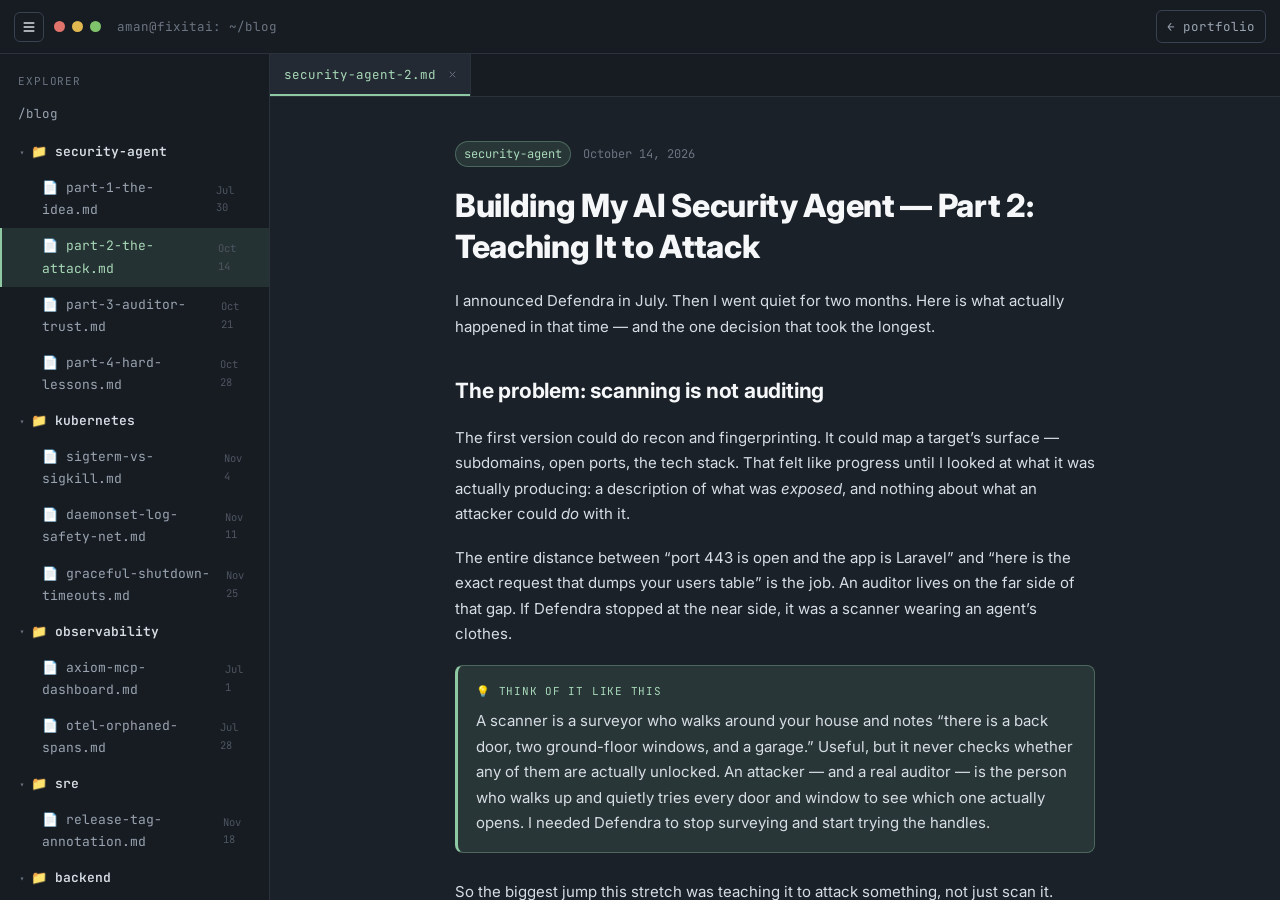
<file: blog/index.html>
<!DOCTYPE html>
<html lang="en">
<head>
<meta charset="UTF-8">
<meta name="viewport" content="width=device-width, initial-scale=1.0">
<title>Blog — Aman Srivastava</title>
<meta name="description" content="Engineering notes from Aman Srivastava — Founding Software Engineer at Fixit AI. Observability, Kubernetes, and building Defendra, an AI security (VAPT) agent, in public.">
<meta name="robots" content="index, follow">
<link rel="canonical" href="https://amanscoder.github.io/Portfolio/blog/">
<link rel="shortcut icon" href="../assets/images/logo.ico" type="image/x-icon">

<meta property="og:type" content="blog">
<meta property="og:title" content="Blog — Aman Srivastava">
<meta property="og:description" content="Engineering notes on observability, Kubernetes, and building Defendra, an AI security (VAPT) agent, in public.">
<meta property="og:url" content="https://amanscoder.github.io/Portfolio/blog/">
<meta property="og:image" content="https://amanscoder.github.io/Portfolio/assets/images/avatar.jpg">

<link rel="preconnect" href="https://fonts.googleapis.com">
<link rel="preconnect" href="https://fonts.gstatic.com" crossorigin>
<link href="https://fonts.googleapis.com/css2?family=JetBrains+Mono:wght@400;500;600;700;800&family=Inter:wght@400;500;600;700;800&display=swap" rel="stylesheet">

<script type="application/ld+json">
{
  "@context": "https://schema.org",
  "@type": "Blog",
  "name": "Aman Srivastava's Engineering Blog",
  "url": "https://amanscoder.github.io/Portfolio/blog/",
  "author": { "@type": "Person", "name": "Aman Srivastava", "url": "https://amanscoder.github.io/Portfolio/" },
  "blogPost": [
    {
      "@type": "BlogPosting",
      "headline": "Building Production Dashboards with the Axiom MCP Server",
      "datePublished": "2026-07-01",
      "author": { "@type": "Person", "name": "Aman Srivastava" }
    },
    {
      "@type": "BlogPosting",
      "headline": "When Your Traces Are Lying: Debugging Orphaned Spans in an Async Pipeline",
      "datePublished": "2026-07-28",
      "author": { "@type": "Person", "name": "Aman Srivastava" }
    },
    {
      "@type": "BlogPosting",
      "headline": "Building My AI Security Agent — Part 1: The Idea",
      "datePublished": "2026-07-30",
      "author": { "@type": "Person", "name": "Aman Srivastava" }
    },
    {
      "@type": "BlogPosting",
      "headline": "Axiom Monitors MCP: Filling a Gap in the Official MCP Server",
      "datePublished": "2026-08-04",
      "author": { "@type": "Person", "name": "Aman Srivastava" }
    },
    {
      "@type": "BlogPosting",
      "headline": "A 1D CNN-GRU Hybrid for EEG Seizure Detection (IEEE I-SMAC 2024)",
      "datePublished": "2026-07-31",
      "author": { "@type": "Person", "name": "Aman Srivastava" }
    },
    {
      "@type": "BlogPosting",
      "headline": "Building My AI Security Agent — Part 2: Teaching It to Attack",
      "datePublished": "2026-10-14",
      "author": { "@type": "Person", "name": "Aman Srivastava" }
    },
    {
      "@type": "BlogPosting",
      "headline": "Building My AI Security Agent — Part 3: Evidence an Auditor Will Trust",
      "datePublished": "2026-10-21",
      "author": { "@type": "Person", "name": "Aman Srivastava" }
    },
    {
      "@type": "BlogPosting",
      "headline": "Building My AI Security Agent — Part 4: Getting It to Stop Lying to Itself",
      "datePublished": "2026-10-28",
      "author": { "@type": "Person", "name": "Aman Srivastava" }
    },
    {
      "@type": "BlogPosting",
      "headline": "SIGTERM vs SIGKILL: Why Calls Died During Rolling Restarts",
      "datePublished": "2026-11-04",
      "author": { "@type": "Person", "name": "Aman Srivastava" }
    },
    {
      "@type": "BlogPosting",
      "headline": "The DaemonSet Log Safety Net: Catching Logs a Dying Pod Can't Flush",
      "datePublished": "2026-11-11",
      "author": { "@type": "Person", "name": "Aman Srivastava" }
    },
    {
      "@type": "BlogPosting",
      "headline": "Putting Deploys on the Dashboard: Release Tags and Annotations",
      "datePublished": "2026-11-18",
      "author": { "@type": "Person", "name": "Aman Srivastava" }
    },
    {
      "@type": "BlogPosting",
      "headline": "Graceful Shutdown Isn't One Setting — It's Four Timeouts",
      "datePublished": "2026-11-25",
      "author": { "@type": "Person", "name": "Aman Srivastava" }
    },
    {
      "@type": "BlogPosting",
      "headline": "A Cache That Never Worked: A 0% Hit Rate and a Firebase Token",
      "datePublished": "2026-12-02",
      "author": { "@type": "Person", "name": "Aman Srivastava" }
    }
  ]
}
</script>

<style>
  :root{
    color-scheme: dark;
    --bg-app:#1b2129;
    --bg-sidebar:#171c23;
    --bg-titlebar:#171c23;
    --bg-tab-active:#232a33;
    --bg-tab-inactive:#171c23;
    --bg-card:#232a33;
    --border:#384250;
    --border-soft:#2b323c;
    --text:#d7dde4;
    --text-bright:#f5f7f9;
    --text-muted:#9aa4b0;
    --text-faint:#6b7480;
    --text-dim:#4d5560;

    --accent:#8fc9a3;
    --accent-strong:#a8d9b8;
    --accent-fg:#0d1f15;
    --accent-dim:rgba(143,201,163,.12);
    --accent-line:rgba(143,201,163,.35);
    --accent-glow:rgba(143,201,163,.20);

    --syn-tag:#d99a86;
    --syn-string:#8bb8e0;
    --syn-comment:#7a8290;

    --mono:'JetBrains Mono', ui-monospace, SFMono-Regular, Menlo, Consolas, monospace;
    --sans:'Inter', -apple-system, BlinkMacSystemFont, 'Segoe UI', sans-serif;
    --radius: 8px;
  }

  *{ box-sizing:border-box; }
  html,body{ height:100%; }
  body{
    margin:0;
    background: var(--bg-app);
    color: var(--text);
    font-family: var(--sans);
    font-size:15px;
    line-height:1.7;
    -webkit-font-smoothing:antialiased;
  }
  a{ color:inherit; }
  ::selection{ background: var(--accent-glow); color: var(--text-bright); }
  ::-webkit-scrollbar{ width:9px; height:9px; }
  ::-webkit-scrollbar-track{ background: var(--bg-sidebar); }
  ::-webkit-scrollbar-thumb{ background: var(--border); border-radius:8px; }

  .ide{ display:flex; flex-direction:column; height:100vh; }

  /* ---- titlebar ---- */
  .titlebar{
    display:flex; align-items:center; gap:10px;
    padding:10px 14px;
    background: var(--bg-titlebar);
    border-bottom:1px solid var(--border-soft);
    flex-shrink:0;
  }
  .tl-dots{ display:flex; gap:7px; }
  .tl-dot{ width:11px;height:11px;border-radius:50%; }
  .tl-dot.r{ background:#e0736a; }
  .tl-dot.y{ background:#e0b84f; }
  .tl-dot.g{ background:#7fc46b; }
  .titlebar-path{
    font-family: var(--mono); font-size:12.5px; color: var(--text-faint);
    margin-left:6px; flex:1;
  }
  .titlebar-back{
    font-family: var(--mono); font-size:12.5px; color: var(--text-muted);
    text-decoration:none; padding:5px 10px; border-radius:6px;
    border:1px solid var(--border); transition: color .15s ease, border-color .15s ease;
  }
  .titlebar-back:hover{ color: var(--accent); border-color: var(--accent-line); }
  .sidebar-toggle{
    display:flex;
    background:none; border:1px solid var(--border); border-radius:6px;
    color: var(--text); width:30px; height:30px; align-items:center; justify-content:center;
    cursor:pointer; flex-shrink:0;
    transition: color .15s ease, border-color .15s ease;
  }
  .sidebar-toggle:hover{ color: var(--accent); border-color: var(--accent-line); }
  .sidebar-toggle svg{ width:16px; height:16px; }

  .ide-body{ flex:1; display:flex; min-height:0; }

  /* ---- sidebar ---- */
  .sidebar{
    width: 270px; flex-shrink:0;
    background: var(--bg-sidebar);
    border-right:1px solid var(--border-soft);
    overflow-y:auto;
    transition: width .18s ease, min-width .18s ease, padding .18s ease, border-color .18s ease;
    padding: 14px 0 24px;
  }
  .sidebar-header{
    font-family: var(--mono); font-size:11px; letter-spacing:.08em;
    color: var(--text-faint); padding: 4px 18px 12px;
  }
  .tree-root{
    font-family: var(--mono); font-size:12.5px; color: var(--text-muted);
    padding: 0 18px 10px;
  }
  .tree-folder{ }
  .tree-folder summary{
    cursor:pointer; list-style:none;
    font-family: var(--mono); font-size:13px; font-weight:600;
    color: var(--text); padding: 7px 18px;
    display:flex; align-items:center; gap:7px;
    user-select:none;
  }
  .tree-folder summary::-webkit-details-marker{ display:none; }
  .tree-folder summary::before{
    content:"▸"; color: var(--text-faint); font-size:10px;
    transition: transform .15s ease;
  }
  .tree-folder[open] summary::before{ transform: rotate(90deg); }
  .tree-folder summary:hover{ background: var(--accent-dim); }
  .tree-file{
    font-family: var(--mono); font-size:13px; color: var(--text-muted);
    padding: 7px 18px 7px 40px;
    cursor:pointer;
    display:flex; align-items:center; gap:8px;
    border-left:2px solid transparent;
    transition: color .15s ease, background .15s ease;
  }
  .tree-file:hover{ background: var(--accent-dim); color: var(--text-bright); }
  .tree-file.active{
    color: var(--accent-strong); border-left-color: var(--accent);
    background: var(--accent-dim);
  }
  .tree-file .tf-date{ margin-left:auto; font-size:10.5px; color: var(--text-dim); }

  /* ---- editor / tabs ---- */
  .editor{ flex:1; display:flex; flex-direction:column; min-width:0; }
  .tab-bar{
    display:flex; align-items:stretch; overflow-x:auto;
    background: var(--bg-tab-inactive);
    border-bottom:1px solid var(--border-soft);
    flex-shrink:0;
  }
  .tab{
    display:flex; align-items:center; gap:8px;
    padding: 10px 10px 10px 14px;
    font-family: var(--mono); font-size:12.5px; color: var(--text-muted);
    background: var(--bg-tab-inactive);
    border-right:1px solid var(--border-soft);
    cursor:pointer; white-space:nowrap;
    transition: color .15s ease, background .15s ease;
  }
  .tab:hover{ color: var(--text-bright); }
  .tab.active{
    background: var(--bg-tab-active); color: var(--accent-strong);
    box-shadow: inset 0 -2px 0 var(--accent);
  }
  .tab .tab-close{
    display:flex; align-items:center; justify-content:center;
    width:16px; height:16px; border-radius:4px; color: var(--text-faint);
    transition: color .15s ease, background .15s ease;
  }
  .tab .tab-close:hover{ background: var(--border-soft); color: var(--text-bright); }
  .tab .tab-close svg{ width:11px; height:11px; }

  .editor-pane{ flex:1; overflow-y:auto; }
  .empty-state{
    height:100%; display:flex; flex-direction:column; align-items:center; justify-content:center;
    color: var(--text-faint); font-family: var(--mono); font-size:13.5px; gap:10px; text-align:center; padding:20px;
  }
  .empty-state .es-glyph{ font-size:28px; color: var(--text-dim); }

  .post{ max-width: 720px; margin: 0 auto; padding: 44px 40px 80px; }
  .post-meta{
    display:flex; align-items:center; gap:12px; flex-wrap:wrap;
    font-family: var(--mono); font-size:12px; color: var(--text-faint);
    margin-bottom:18px;
  }
  .post-meta .pm-cat{
    color: var(--accent-strong); background: var(--accent-dim);
    border:1px solid var(--accent-line); padding:2px 8px; border-radius:999px;
  }
  .post h1{
    font-family: var(--sans); font-weight:800; font-size: clamp(24px,3.4vw,32px);
    color: var(--text-bright); line-height:1.3; margin: 0 0 20px; letter-spacing:-0.01em;
  }
  .post p{ margin:0 0 18px; color: var(--text); }
  .post img{
    max-width:100%; height:auto; display:block;
    border-radius: var(--radius); border:1px solid var(--border);
    margin: 8px 0 26px;
  }
  .post figure{ margin: 8px 0 26px; }
  .post figure img{ margin-bottom: 10px; }
  .post figcaption{
    font-family: var(--mono); font-size:12.5px; color: var(--text-faint);
    text-align:center;
  }
  .post figure.media{ position:relative; }
  .post figure.media img{ margin-bottom:10px; }
  .post .media-play{
    position:absolute; top:12px; right:12px; z-index:2;
    display:inline-flex; align-items:center; gap:6px; cursor:pointer;
    font-family: var(--mono); font-size:11px; letter-spacing:.03em;
    color: var(--accent-strong); background: rgba(13,31,21,.82);
    border:1px solid var(--accent-line); border-radius:999px; padding:5px 11px;
    backdrop-filter: blur(3px);
    transition: color .15s ease, border-color .15s ease, background .15s ease;
  }
  .post .media-play:hover{ color: var(--text-bright); border-color: var(--accent); background: rgba(13,31,21,.95); }
  .post figure.media.is-playing .media-play{ color: var(--text-muted); border-color: var(--border); }
  .post h2{
    font-family: var(--sans); font-weight:700; font-size: 21px;
    color: var(--text-bright); margin: 34px 0 16px; letter-spacing:-0.01em;
  }
  .post blockquote{
    margin: 0 0 18px; padding: 4px 18px;
    border-left: 3px solid var(--accent-line);
    color: var(--text-muted); font-style: italic;
  }
  .post .analogy{
    margin: 8px 0 26px; padding: 16px 18px;
    background: var(--accent-dim); border:1px solid var(--accent-line);
    border-left:3px solid var(--accent); border-radius: var(--radius);
  }
  .post .analogy .an-label{
    display:flex; align-items:center; gap:7px;
    font-family:var(--mono); font-size:11px; letter-spacing:.07em;
    text-transform:uppercase; color:var(--accent-strong); margin-bottom:8px;
  }
  .post .analogy p{ margin:0; color: var(--text); }
  .post .analogy p + p{ margin-top:12px; }
  .post code{
    font-family: var(--mono); font-size:13px; color: var(--syn-string);
    background: var(--bg-card); padding:1px 6px; border-radius:4px; border:1px solid var(--border-soft);
  }
  .post ul{ margin:0 0 18px; padding-left:0; display:grid; gap:8px; }
  .post ul li{ list-style:none; padding-left:18px; position:relative; }
  .post ul li::before{ content:"›"; position:absolute; left:0; color: var(--accent); font-family: var(--mono); }
  .post .tags-row{
    display:flex; flex-wrap:wrap; gap:8px; margin-top: 30px;
    padding-top:20px; border-top:1px solid var(--border-soft);
  }
  .post .tag-chip{
    font-family: var(--mono); font-size:11.5px; color: var(--text-muted);
    background: var(--bg-card); border:1px solid var(--border); border-radius:999px; padding:3px 10px;
  }

  @media (min-width: 901px){
    body.sidebar-collapsed .sidebar{
      width:0; min-width:0; padding:0; border-right-color:transparent; overflow:hidden;
    }
  }

  @media (max-width: 900px){
    .sidebar{
      position:fixed; top:49px; bottom:0; left:0; z-index:50;
      transform: translateX(-100%);
      transition: transform .2s ease;
      box-shadow: 20px 0 40px rgba(0,0,0,.4);
    }
    .sidebar.open{ transform: translateX(0); }
    .post{ padding: 30px 20px 60px; }
  }

  /* ---- traffic-light dots as controls ---- */
  .tl-dot.link{
    display:inline-block; border:none; padding:0; cursor:pointer;
  }
  .tl-dot.r{ transition: filter .15s ease; }
  .tl-dot.r:hover{ filter: brightness(1.3); }
</style>
</head>
<body>

<div class="ide">
  <div class="titlebar">
    <button class="sidebar-toggle" id="sidebarToggle" aria-label="Toggle file explorer">
      <svg viewBox="0 0 24 24" fill="none" stroke="currentColor" stroke-width="2"><path d="M4 6h16M4 12h16M4 18h16"/></svg>
    </button>
    <div class="tl-dots">
      <a class="tl-dot r link" href="../index.html" aria-label="Close — back to portfolio" title="Back to portfolio"></a>
      <span class="tl-dot y"></span><span class="tl-dot g"></span>
    </div>
    <div class="titlebar-path">aman@fixitai: ~/blog</div>
    <a class="titlebar-back" href="../index.html">← portfolio</a>
  </div>

  <div class="ide-body">
    <aside class="sidebar" id="sidebar">
      <div class="sidebar-header">EXPLORER</div>
      <div class="tree-root">/blog</div>

      <details class="tree-folder" open>
        <summary>📁 security-agent</summary>
        <div class="tree-file" data-post="security-agent-1">📄 part-1-the-idea.md<span class="tf-date">Jul 30</span></div>
        <div class="tree-file" data-post="security-agent-2">📄 part-2-the-attack.md<span class="tf-date">Oct 14</span></div>
        <div class="tree-file" data-post="security-agent-3">📄 part-3-auditor-trust.md<span class="tf-date">Oct 21</span></div>
        <div class="tree-file" data-post="security-agent-4">📄 part-4-hard-lessons.md<span class="tf-date">Oct 28</span></div>
      </details>

      <details class="tree-folder" open>
        <summary>📁 kubernetes</summary>
        <div class="tree-file" data-post="sigterm-vs-sigkill">📄 sigterm-vs-sigkill.md<span class="tf-date">Nov 4</span></div>
        <div class="tree-file" data-post="daemonset-log-safety-net">📄 daemonset-log-safety-net.md<span class="tf-date">Nov 11</span></div>
        <div class="tree-file" data-post="graceful-shutdown-timeouts">📄 graceful-shutdown-timeouts.md<span class="tf-date">Nov 25</span></div>
      </details>

      <details class="tree-folder" open>
        <summary>📁 observability</summary>
        <div class="tree-file" data-post="axiom-mcp-dashboard">📄 axiom-mcp-dashboard.md<span class="tf-date">Jul 1</span></div>
        <div class="tree-file" data-post="otel-orphaned-spans">📄 otel-orphaned-spans.md<span class="tf-date">Jul 28</span></div>
      </details>

      <details class="tree-folder" open>
        <summary>📁 sre</summary>
        <div class="tree-file" data-post="release-tag-annotation">📄 release-tag-annotation.md<span class="tf-date">Nov 18</span></div>
      </details>

      <details class="tree-folder" open>
        <summary>📁 backend</summary>
        <div class="tree-file" data-post="firebase-token-cache">📄 firebase-token-cache.md<span class="tf-date">Dec 2</span></div>
      </details>

      <details class="tree-folder" open>
        <summary>📁 open-source</summary>
        <div class="tree-file" data-post="axiom-monitors-mcp">📄 axiom-monitors-mcp.md<span class="tf-date">Aug 4</span></div>
      </details>

      <details class="tree-folder" open>
        <summary>📁 research</summary>
        <div class="tree-file" data-post="eeg-cnn-gru">📄 eeg-cnn-gru-ieee.md<span class="tf-date">Jul 31</span></div>
      </details>
    </aside>

    <div class="editor">
      <div class="tab-bar" id="tabBar"></div>
      <div class="editor-pane" id="editorPane">
        <div class="empty-state">
          <span class="es-glyph">❯</span>
          <span>Select a post from the sidebar to open it.</span>
        </div>
      </div>
    </div>
  </div>
</div>

<script>
(function(){
  "use strict";

  // Figure that shows the static diagram by default, with an opt-in button to
  // play the animated build-up. Still (PNG) = full diagram; anim (GIF) = reveal.
  function fig(name, alt, caption){
    var base = '../assets/images/blog/' + name;
    return '<figure class="media" data-still="' + base + '.png" data-anim="' + base + '.gif">' +
      '<img src="' + base + '.png" alt="' + alt + '" loading="lazy">' +
      '<button class="media-play" type="button">▶ Play build-up</button>' +
      '<figcaption>' + caption + '</figcaption>' +
    '</figure>';
  }

  // A highlighted real-life-analogy callout, so a non-specialist has something
  // concrete to hang the concept on. `inner` is one or more <p> paragraphs.
  function analogy(inner){
    return '<div class="analogy"><span class="an-label">💡 Think of it like this</span>' + inner + '</div>';
  }

  var POSTS = {
    "axiom-mcp-dashboard": {
      title: "Building Production Dashboards with the Axiom MCP Server",
      category: "observability",
      date: "July 1, 2026",
      tags: ["observability", "mcp", "axiom", "dashboards"],
      html:
        '<p>Staring at raw trace data in a query editor is not “observability.” It is just a different kind of log file. Let me explain what that means, and why I ended up building my dashboards by <em>talking</em> to an AI instead of clicking through a tool.</p>' +
        '<h2>First, what is actually going on here</h2>' +
        '<p>When you run software for other people, the software constantly emits little notes about what it is doing: this request took 800 milliseconds, this one failed, this one called the database twice. That stream of notes is called <b>telemetry</b>, and “observability” is the practice of being able to answer questions about your system from it. <b>Axiom</b> is the tool we store all those notes in.</p>' +
        '<p>The problem is that a pile of notes is not an answer. You can query it, but every question means writing a little query by hand in a language called APL. A <b>dashboard</b> is the opposite of that: a set of always-on charts that answer the important questions for you at a glance.</p>' +
        analogy('<p>Imagine your business keeps every receipt, invoice and delivery note in a giant shoebox. Technically, the answer to “which supplier is costing us the most in late deliveries?” is in there. But finding it means emptying the box and sorting by hand, every single time you wonder. A dashboard is the laminated monthly summary taped to the wall — the questions you ask often, already answered, updating on their own.</p>') +
        '<h2>The problem I was facing</h2>' +
        '<p>I needed those wall charts for our production system. But building them the normal way meant spending the better part of a day clicking through a UI — picking a chart type, writing the query, fixing the time range, naming the axes, repeating. Tedious enough that I kept putting it off, which is the real danger: the dashboards you never build are the ones you wish you had at 2 a.m. during an incident.</p>' +
        '<h2>How I solved it: talking to the tool instead of clicking it</h2>' +
        '<p>Instead, I used something called an <b>MCP server</b> right inside my coding environment. MCP is a standard way to hand an AI assistant a set of real buttons it can press on another tool — not screenshots, not copy-paste, the actual controls.</p>' +
        analogy('<p>Think of MCP as hiring an assistant who is fluent in a language you only half-speak. Before, I had to learn the filing system myself and operate every drawer by hand. With MCP, I just say “pull me the summary of which store loses the most money on late shipments,” and the assistant — who <em>does</em> speak the filing system fluently — walks over and does it.</p>') +
        '<p>So I described what I wanted in plain English. The AI wrote the APL queries, built the chart specifications, and called the tool’s own <code>createDashboard</code> button directly. I reviewed what it produced, asked for tweaks, and it patched them. No switching windows, no pasting query strings back and forth.</p>' +
        '<p>I ended up with two dashboards running in production:</p>' +
        '<ul><li>Error rates across all four services, filterable by service and operation, refreshing every 60 seconds</li>' +
        '<li>Response-time percentiles (p50 / p95 / p99 — the typical, the slow, and the worst-case request) for every service and operation, over a rolling 24 hours</li></ul>' +
        '<p>The latency one took three attempts — the first grouped time incorrectly, the second broke whenever a chart had no data, the third worked. The important part: each attempt was a short conversation, not a rebuild from scratch.</p>' +
        '<h2>Why this mattered more than I expected</h2>' +
        '<p>Once asking was cheap, I started asking for charts I would never have bothered to build by hand. “Show me which service contributes most to the slowest requests.” “Flag any operation where the worst case is more than twice the typical case.” Questions that would have taken me 30 minutes each to express in APL, answered in seconds.</p>' +
        '<p>And that is the real lesson, bigger than speed. When the effort of building something drops far enough, the honest question “is this worth building?” starts coming back “yes” far more often. The tool did not just make me faster. It lowered the bar until I actually did the thing.</p>'
    },
    "otel-orphaned-spans": {
      title: "When Your Traces Are Lying: Debugging Orphaned Spans in an Async Pipeline",
      category: "observability",
      date: "July 28, 2026",
      tags: ["opentelemetry", "observability", "python", "distributed-tracing", "backend"],
      html:
        '<p>We had tracing flowing across our entire WhatsApp AI platform. Complete coverage, every service wired up. And the traces were lying to us. Here is what that means and how I tracked down why.</p>' +
        '<h2>What a “trace” is supposed to be</h2>' +
        '<p>When a single user action — say, a WhatsApp message — travels through our system, it touches many separate services: one understands the message, one decides what to do, one writes to the database, one places a phone call. <b>Distributed tracing</b> stitches all of those steps into a single connected story so you can see the whole journey as one picture. Each step is called a <b>span</b>, and every span is supposed to record its parent — the step that caused it — so the spans link up into a tree.</p>' +
        analogy('<p>It is exactly like the tracking number on a parcel. Every depot the package passes through scans it, so you get one unbroken history: picked up here, sorted there, out for delivery now. A trace is that tracking history for a user’s request. An <b>orphaned span</b> is a package that suddenly appears at a sorting depot with no scan history at all — you can see it is <em>there</em>, but you have no idea where it came from or what it is part of.</p>') +
        '<h2>The problem: the map had holes</h2>' +
        '<p>I opened Axiom expecting clean trees — connected spans, full journeys. Instead I got fragments: spans with no parent, traces that started somewhere and simply went nowhere. The system itself was working perfectly. The <em>data describing it</em> was broken, which is almost worse, because it means that during an incident the one tool you reach for would quietly mislead you.</p>' +
        '<h2>How I debugged it</h2>' +
        '<p>The culprit was something called <b>async context</b>. Our pipeline runs asynchronously — it does many things at once rather than one after another. Python keeps track of “which span am I currently inside” in a small piece of hidden state. The catch: when the code kicks off a new concurrent task, that hidden state does <em>not</em> automatically travel with it. Nobody was carrying it across. So every time work jumped to a new concurrent task, the thread of the story was silently cut.</p>' +
        analogy('<p>Picture a relay race where each runner is supposed to pass a baton to the next. The baton is the context — “you are part of <em>this</em> race, started by <em>that</em> runner.” Our runners were sprinting their legs perfectly but forgetting to pass the baton. Each new runner started as if their leg were a brand-new race with no history. That is why the spans showed up parentless.</p>') +
        '<p>To find exactly where the baton was being dropped, I asked Axiom for every span that had no parent but also was not a legitimate starting point. That query handed me a precise list of the guilty boundaries — the hand-offs between steps in the agent, the places we spawned background workers, the asynchronous phone-call steps. Each one a spot where the context fell on the floor.</p>' +
        '<h2>The fix, and why this one</h2>' +
        '<p>The fix was to stop relying on the context carrying itself and pass it explicitly. At every one of those hand-off points, I captured the current tracing context and re-attached it inside the new task — I made the runners hand over the baton by hand. For the parts of the pipeline where steps hand off through shared state, I threaded the context through that state so it survived the jump.</p>' +
        '<p>After that, complete trees again: WhatsApp message → agent decision → database write → call initiation, all one connected journey.</p>' +
        '<p>The deeper lesson stuck with me. Orphaned spans were not only a tracing bug. They were the code quietly telling me that those concurrency hand-offs were not being treated with the care they deserved — the same seams where context leaked are the seams where subtle bugs hide. Fixing the traces forced me to take those boundaries seriously, and that fixed more than the dashboards.</p>'
    },
    "security-agent-1": {
      title: "Building My AI Security Agent — Part 1: The Idea",
      category: "security-agent",
      date: "July 30, 2026",
      tags: ["security-engineering", "ai", "compliance", "sre", "building-in-public", "defendra"],
      html:
        '<p>My company went through a compliance audit recently. And the whole way through it, one thing kept bothering me — not the work, but the <em>shape</em> of it.</p>' +
        '<h2>The pattern that bothered me</h2>' +
        '<p>Every audit runs the same way: you prepare, the auditor arrives, issues get found, and you scramble to fix them before the report goes out. Look at where the finding comes from. It always comes from <em>outside</em> — someone else discovers the gap in your security posture, on their timeline, and hands it to you as a surprise.</p>' +
        '<p>That felt backwards. You run the system every day. You should be the one who already knows where it is weak — long before a stranger with a checklist tells you, at the least convenient possible moment.</p>' +
        analogy('<p>It is like only discovering your front door lock is weak when a burglar walks straight in. You had every chance to test that lock yourself, on a calm afternoon, with time to fix it. Instead you found out the worst possible way, at the worst possible time. An audit finding is that burglar — and I wanted to be the one rattling my own doors first.</p>') +
        '<h2>Why the usual tools do not fix this</h2>' +
        '<p>The obvious answer is “just run a scanner.” I did not want that, and it is worth being precise about why. A vulnerability scanner enumerates: it lists open ports, flags known CVEs, and emits a PDF nobody reads. It tells you what is <em>exposed</em>. It does not tell you what an attacker can actually <em>do</em>, and it certainly does not tell you which compliance control a given weakness violates. A checklist tool has the opposite problem — it knows the controls but never touches your actual system.</p>' +
        '<p>An auditor sits in the gap between those two. They reason about your specific target, they probe it like an adversary would, and then they translate what they find into the language of PCI DSS, SOC 2, ISO 27001, GDPR, HIPAA. That translation is the part that makes a finding actionable. That is the part I wanted to automate.</p>' +
        '<h2>What I set out to build</h2>' +
        '<p>So I started building <b>Defendra</b>: an AI agent that finds the same class of issues an auditor would — before they show up in someone else’s report. Something that scopes a target, attacks it the way a real adversary would, and maps whatever it finds back to the actual controls an auditor is checking.</p>' +
        '<p>The idea is simple enough to put on one line: <em>your audit findings should never surprise you.</em></p>' +
        '<p>Why an agent and not another script? Because the valuable work here is the reasoning — deciding what to probe on <em>this</em> target, chaining one finding into the next, and judging whether a result is real. That is exactly the part a fixed script cannot do and a language-model agent can, if you build it carefully.</p>' +
        '<p>It is very early. I have the first version running — it operates autonomously, asks for explicit scope before it touches anything, and reports back into Slack. No dashboard yet, just the skeleton doing real work. I am going to build the rest of it in public over the coming weeks, including the parts that go wrong.</p>' +
        '<blockquote>What is the most painful part of preparing for a compliance audit for you?</blockquote>'
    },
    "axiom-monitors-mcp": {
      title: "Axiom Monitors MCP: Filling a Gap in the Official MCP Server",
      category: "open-source",
      date: "August 4, 2026",
      tags: ["mcp", "open-source", "devops", "axiom"],
      html:
        '<p>I spent half a day building something I genuinely assumed already existed. The story is small, but it says a lot about where AI tooling is right now.</p>' +
        '<h2>What I was trying to do</h2>' +
        '<p>A quick bit of background first. A <b>monitor</b> is an automatic watchman for your system — a rule like “if more than 1% of requests start failing on production, raise the alarm.” A <b>notifier</b> is where that alarm goes: a Slack message, an email, a page to the on-call engineer. Setting these up by hand is fiddly clicking.</p>' +
        '<p>I wanted to skip the clicking and just tell my AI coding assistant: “create a Slack alert for failing requests above 1% on production,” and have it set the whole thing up. The assistant talks to Axiom through an <b>MCP server</b> — that menu of real buttons on a tool that I described in the dashboard post. Axiom ships one officially, so I plugged it in and asked.</p>' +
        '<p>The assistant answered: “I can only <em>read</em> monitors, not create them.”</p>' +
        '<h2>How I debugged it (and the hour I wasted)</h2>' +
        '<p>My first assumption was a permissions problem — the assistant simply was not allowed. So I widened the access token, restarted everything, tried again. Same answer. I burned about an hour down that path before it clicked.</p>' +
        '<p>The official menu exposed buttons for reading monitors and for creating and deleting <em>dashboards</em> — but there was no “create monitor” button on it at all, and no “create notifier” button either. The underlying capability exists in Axiom’s web API; it had just never been wired onto the MCP menu. And here is the insight that ended the hour:</p>' +
        analogy('<p>I was behaving like someone jabbing at a universal TV remote, convinced the volume was muted. I kept checking the batteries and the settings — the “permissions.” The real problem was that this remote simply had no volume button <em>printed on it</em>. No amount of pressing harder, and no permission setting, can trigger a button that does not physically exist. The function was not locked; it was absent.</p>') +
        '<h2>The fix: build the missing buttons</h2>' +
        '<p>Once I understood it was a missing feature and not a misconfiguration, the solution was obvious: build the buttons myself. So I wrote <b>axiom-monitors-mcp</b>, a small MCP server that wraps the parts Axiom’s web API already supports but the official menu left off:</p>' +
        '<ul>' +
        '<li>Create alerts that route to Slack, email, or PagerDuty</li>' +
        '<li>Create the watchman rules themselves — threshold alarms, keyword-match alarms, and anomaly alarms that learn what “normal” looks like</li>' +
        '<li>And the full set of everyday controls — list, inspect, update, delete, enable and disable — for both the alarms and their destinations</li>' +
        '</ul>' +
        '<p>Fifteen buttons in all, set up with a single line of config in Cursor or Claude Desktop. Now I can say “create a monitor that fires when production failures go above 1% over five minutes and route it to Slack,” and the assistant writes the query, picks the destination, and ships it.</p>' +
        '<h2>Why it was worth doing</h2>' +
        '<p>The honest payoff is bigger than my one annoyance. The whole ecosystem of AI tools is young, and most vendors have wired up only the easy, read-only half of what their products can do. Right now a lot of the real value is simply in filling those gaps — taking a capability that already exists and giving an AI assistant the button to actually use it.</p>'
    },
    "security-agent-2": {
      title: "Building My AI Security Agent — Part 2: Teaching It to Attack",
      category: "security-agent",
      date: "October 14, 2026",
      tags: ["security-engineering", "ai", "pentesting", "devsecops", "building-in-public", "defendra"],
      html:
        '<p>I announced Defendra in July. Then I went quiet for two months. Here is what actually happened in that time — and the one decision that took the longest.</p>' +
        '<h2>The problem: scanning is not auditing</h2>' +
        '<p>The first version could do recon and fingerprinting. It could map a target’s surface — subdomains, open ports, the tech stack. That felt like progress until I looked at what it was actually producing: a description of what was <em>exposed</em>, and nothing about what an attacker could <em>do</em> with it.</p>' +
        '<p>The entire distance between “port 443 is open and the app is Laravel” and “here is the exact request that dumps your users table” is the job. An auditor lives on the far side of that gap. If Defendra stopped at the near side, it was a scanner wearing an agent’s clothes.</p>' +
        analogy('<p>A scanner is a surveyor who walks around your house and notes “there is a back door, two ground-floor windows, and a garage.” Useful, but it never checks whether any of them are actually unlocked. An attacker — and a real auditor — is the person who walks up and quietly tries every door and window to see which one actually opens. I needed Defendra to stop surveying and start trying the handles.</p>') +
        '<p>So the biggest jump this stretch was teaching it to attack something, not just scan it.</p>' +
        fig('2026-10-14_security_agent_2_attack_pipeline', 'A black-box run: recon, discovery and exploitation stages chaining into proof-of-concept findings scored with CVSS 3.1 and OWASP Top 10.', 'One black-box run: recon feeds discovery feeds exploitation, with no keyboard in between.') +
        '<h2>What I built: one continuous chain</h2>' +
        '<p>I built a full black-box attack pipeline that runs end to end on its own. The shape that matters is the <em>chaining</em> — OSINT output feeds subdomain enumeration, which feeds a crawl, which feeds a fuzzer, which feeds an exploitation attempt. No human in between.</p>' +
        '<p><b>Recon</b> pulls subdomains from certificate transparency (crt.sh), queries Shodan, mines the Wayback Machine, runs Google dorks and GitHub code search for leaked secrets, resolves DNS (including zone-transfer and DNSSEC checks), and enumerates subdomains across passive sources like VirusTotal, Censys and OTX alongside active brute force. It also probes for exposed cloud storage (S3, GCS, Azure Blob, Firebase) and dangling-CNAME subdomain takeovers.</p>' +
        '<p><b>Discovery</b> handles TLS scanning (weak protocols, bad ciphers, the classic CVEs), tech-stack fingerprinting, WAF detection, a security-header audit, and a crawler that pulls endpoints straight out of JavaScript bundles — webpack chunks, React Router, Angular routes — and hunts for <code>swagger.json</code>, <code>openapi.json</code> and <code>/graphql</code>.</p>' +
        '<p><b>Exploitation</b> covers SQL injection (error → boolean-blind → time-based → union), XSS (reflected, stored, DOM), SSRF (cloud-metadata endpoints, blind out-of-band via interactsh), JWT attacks (<code>alg:none</code>, RS256→HS256 confusion, weak-secret brute force), XXE, IDOR, command injection, SSTI, GraphQL abuse (introspection, query batching, circular-query DoS), and OAuth/OIDC misconfiguration. Real tooling is wired in as agents the planner can call — <code>nmap</code>, <code>nuclei</code>, OWASP ZAP, <code>sqlmap</code> (only after a SQLi is already confirmed), CrackMapExec (only when SMB/WinRM/LDAP is exposed), and Metasploit (only on a confirmed network CVE).</p>' +
        '<h2>Why it is built this way: reach with restraint</h2>' +
        '<p>Here is the part I spent the most time on, and the reason I would defend this design. An autonomous thing that attacks real systems is dangerous if you get it wrong. So the pipeline is not “run everything.” A planning stage looks at the target first and prunes a library of dozens of attack skills down to the handful that actually apply, and a web-testing stage then fans roughly a dozen of those out in parallel inside a single black-box run.</p>' +
        '<p>And every offensive action is fenced. Each outbound request is checked against an explicit authorized-scope allowlist before it is sent. There is a global rate limit. Destructive operations are hard-blocked at the code level — no dropping tables, no deleting data, no <code>rm -rf</code>; when it proves database access it reads a version string, never your actual data; when Metasploit lands it runs <code>whoami</code> and <code>id</code> to prove the foothold and then closes the session, with no lateral movement. Every request is written to an audit log. The goal was a real adversary’s <em>reach</em> with a tool’s <em>restraint</em> — because an auditor you cannot trust to stay in bounds is not one you can point at production.</p>' +
        '<h2>Where it landed</h2>' +
        '<p>The part that felt real was watching that chain run on its own — OSINT into enumeration into a crawl into a fuzzer into an actual exploit attempt, no keystrokes between stages. Every finding comes out the other end as a proof-of-concept with a CVSS 3.1 vector and an OWASP Top 10 mapping, which is exactly the raw material the next piece needs to turn into audit evidence. Still a work in progress — but it is finding real things on real targets now.</p>' +
        '<blockquote>What is the one attack vector you would least want to first hear about from an auditor?</blockquote>'
    },
    "security-agent-3": {
      title: "Building My AI Security Agent — Part 3: Evidence an Auditor Will Trust",
      category: "security-agent",
      date: "October 21, 2026",
      tags: ["security-engineering", "compliance", "ai", "devsecops", "soc2", "defendra"],
      html:
        '<p>Finding a vulnerability and producing something a compliance team will accept are two completely different bars. This part of Defendra was entirely about the second one.</p>' +
        '<h2>The problem: a finding is not evidence</h2>' +
        '<p>After Part 2, the agent could find real issues. But “finds SQLi” is not the same as “here is evidence your auditor will trust.” An auditor does not accept a CVE number sitting in isolation. They ask three things a raw finding does not answer: which <em>control</em> does this violate, what is the <em>proof</em>, and how <em>bad</em> is it in business terms. Without those, a list of vulnerabilities is just homework for whoever has to triage it.</p>' +
        analogy('<p>It is the difference between a mechanic shouting “something rattles under there” and handing you a report: “the left engine mount bolt is loose, here is the photo, it violates safety spec X, and here is what happens if it fails.” The first is an accusation; the second is evidence. In a courtroom a claim is worthless without proof you can point to — and a compliance audit is a courtroom. This part of Defendra was about turning rattles into exhibits.</p>') +
        '<p>So this stretch was about turning findings into the artifact an auditor actually signs off on.</p>' +
        fig('2026-10-21_security_agent_3_auditor_trust', 'A printed security and compliance report mapping findings to PCI DSS, SOC 2 and ISO 27001 controls with severities and a retest tracker.', 'Every finding maps to a real control, not a CVE sitting in isolation.') +
        '<h2>Reading the source, not just the surface</h2>' +
        '<p>First I added a <b>whitebox mode</b> that reads full source trees against a review methodology of 16-plus categories — secrets, authentication, authorization, input validation, web, file handling, serialization, cryptography, language- and framework-specific issues, Kubernetes, Docker, AWS, GitHub Actions, dependency risk, AI/LLM-specific issues, and most recently a dedicated logging-and-PII-exposure category. The AI/LLM category is the one I had not seen in other tools: prompt injection, executing unvalidated model output, and unrestricted tool or MCP access.</p>' +
        '<h2>Mapping every finding to a real control</h2>' +
        '<p>Then the part that makes it audit-grade: every finding now maps to an actual control with a specific identifier — PCI DSS v4.0, SOC 2 Type II, HIPAA, GDPR, ISO 27001:2022, plus NIST and CERT-In — instead of a CVE in isolation. The report carries a compliance-coverage matrix across those frameworks, so the question stops being “what did you find” and becomes “where do we stand against the standard we are being measured on.”</p>' +
        '<p>The deliverable itself is a single self-contained HTML report — every screenshot embedded as base64, no external dependencies, opens in any browser and survives being emailed around. Each finding carries a CVSS 3.1 vector, an OWASP Top 10:2025 mapping, an estimated financial-impact figure, and the report rolls up to an overall security grade from A+ to F.</p>' +
        '<h2>Not re-reporting the same issue twice</h2>' +
        '<p>A one-shot report is useless for tracking remediation, so I added a retest tracker. It fingerprints each finding with a deterministic stable ID derived from the host, the vulnerability type, the endpoint and the parameter. Across two scans, the same underlying issue is recognised as the same thing — it shows up as “still open” or “persisting,” “fixed,” or “accepted risk,” rather than as a brand-new duplicate ticket every run. It also tracks when each framework is next due for a scan.</p>' +
        '<h2>How I found my own blind spots</h2>' +
        '<p>To pressure-test it, I ran it against a real commercial scan dashboard and used the <em>gaps</em> — the things the commercial tool caught and I did not — to add the unglamorous checks I would never have thought of: DNSSEC validation, password-policy strength, internal-header leakage. The point of comparing against a known-good tool was not to copy it; it was to find out what I did not know I was missing.</p>' +
        '<p>The result: Defendra is no longer just finding bugs. It produces the evidence an auditor asks for — a control ID, a proof, a grade, and a trend across scans.</p>' +
        '<blockquote>How does your team prep for a compliance audit today?</blockquote>'
    },
    "security-agent-4": {
      title: "Building My AI Security Agent — Part 4: Getting It to Stop Lying to Itself",
      category: "security-agent",
      date: "October 28, 2026",
      tags: ["ai", "security-engineering", "building-in-public", "devsecops", "defendra"],
      html:
        '<p>The hardest problem building an AI security agent is not finding vulnerabilities. It is getting the agent to not lie to itself about what it found.</p>' +
        '<h2>Why a false positive is worse than a miss</h2>' +
        '<p>An autonomous agent will eventually get confident about something that is not true. For most tools that is a minor annoyance. For a security tool it is existential: a single wrong Critical and the client stops trusting <em>every</em> report you have ever handed them. Trust is the product. So this stretch was mostly about defending it.</p>' +
        analogy('<p>It is the smoke detector that shrieks every time you make toast. After the third false alarm at 3 a.m., you pull the battery out — and now it cannot save you in a real fire. One confident-but-wrong Critical finding is that false alarm. The moment a client stops believing the alarm, the whole system is dead weight, no matter how good it is the rest of the time.</p>') +
        fig('2026-10-28_security_agent_4_hard_lessons', 'A PLAN, SHARD, MAP, REDUCE, VERIFY pipeline where a separate verifier re-executes each finding and marks it confirmed, unconfirmed or false positive.', 'A separate verifier re-runs every Critical and High finding before it is allowed into a report.') +
        '<h2>The bug that made the point for me</h2>' +
        '<p>The lesson arrived as an embarrassing finding. Defendra was reporting “leaked credentials” — and it was right, technically. It had, at one point, been scanning a local working copy of a repo and picking up my own uncommitted <code>.env</code> secrets. Technically true. Completely meaningless. And exactly the kind of false positive that burns trust fastest, because it looks authoritative and it is noise.</p>' +
        '<p>The instinct is to patch the secret detector. That would have been fixing the symptom. The real fault was the <em>input</em>: it was scanning dirty, uncommitted state that never represented the actual codebase.</p>' +
        '<h2>Fix one: refuse to scan dirty state</h2>' +
        '<p>So before any scanner runs now, there is a clean-clone gate. Defendra refuses to scan anything that is not a freshly-cloned, git-validated checkout: it confirms the target is a real git repository, that the working tree exactly matches <code>HEAD</code> with no modified or stray tracked files, and that the remote actually points at GitHub. On top of that, any finding whose evidence file is not git-tracked is thrown out — so a <code>.gitignore</code>d <code>.env</code> can never reach a report again. Fix the input, and a whole class of false positives disappears at the source.</p>' +
        '<h2>Fix two: a verifier that re-proves every serious finding</h2>' +
        '<p>The deeper fix was structural. I rebuilt the pipeline around a <b>PLAN → SHARD → MAP → REDUCE → VERIFY</b> shape. A planning stage studies the target and decides what to run before anything fires. Then the stage that matters here: a separate VERIFY step independently re-executes the exact proof-of-concept for every Critical and High finding — one request, no variation, no extra payloads — and marks it <em>confirmed</em>, <em>unconfirmed</em>, or <em>likely false positive</em>. Crucially, unconfirmed findings are downgraded and tagged, not silently deleted. Hiding uncertainty is its own kind of lie; surfacing it honestly is the point.</p>' +
        '<h2>Why this architecture — and the context trap underneath it</h2>' +
        '<p>I did not pick that five-stage shape for elegance. It follows an “agentic MapReduce” idea: put a language model only where genuine reasoning is needed, and keep everything else deterministic. Part of the reason is a failure mode I kept hitting — agents get dramatically worse as their context fills up. The research I was leaning on showed task success collapsing from around 96% at a small context to roughly 34% at a very large one. A single agent that holds the whole engagement in its head is an agent that quietly gets less reliable the longer it runs.</p>' +
        '<p>So stages write their full output to disk and return only a compact summary to the orchestrator, and the reducer reads findings back from disk rather than carrying everything in a saturated context. A verifier that re-runs exactly one clean proof per finding is both the trust mechanism and a way to keep every decision small, isolated, and checkable. Verification is now the primary false-positive-reduction mechanism, and the target is a false-positive rate under 15%.</p>' +
        '<p>I am not going to wrap this up neatly, because it is not done. I find a new gap or a new false-positive mode every few days and fold the fix back in. That is honestly the part I am enjoying most.</p>' +
        '<blockquote>What is the hardest thing you have had to unlearn while building something autonomous?</blockquote>'
    },
    "sigterm-vs-sigkill": {
      title: "SIGTERM vs SIGKILL: Why Calls Died During Rolling Restarts",
      category: "kubernetes",
      date: "November 4, 2026",
      tags: ["kubernetes", "backend", "devops", "sre"],
      html:
        '<p>No errors. No crashes. Just live phone calls silently dying mid-conversation every time we shipped an update. The fix was not in the code at all — it was in understanding the difference between two signals an operating system can send a program.</p>' +
        '<h2>A little background</h2>' +
        '<p>Our product runs real voice calls, and like most modern systems it runs in <b>Kubernetes</b> — software that manages lots of small copies of our app (called <b>pods</b>) and restarts them whenever we deploy a new version. A “rolling restart” means it swaps those copies out a few at a time so the service never fully goes down. The question nobody thinks about until it bites them: what happens to the work a copy was in the middle of when it gets told to shut down?</p>' +
        '<p>That depends on <em>how</em> it is told. There are two signals.</p>' +
        fig('2026-11-04_sigterm_vs_sigkill', 'A side-by-side of SIGTERM as a catchable request versus SIGKILL as an uncatchable kernel order the process cannot clean up from.', 'SIGTERM is a request your process can answer. SIGKILL is not.') +
        analogy('<p><b>SIGTERM</b> is your manager walking over and saying “wrap up and head home.” You can finish the sentence you are typing, save your file, tell the customer on the phone you will call back, and leave cleanly. <b>SIGKILL</b> is the building losing all power. No warning, no saving, no goodbye — everything you were holding is simply gone, mid-sentence.</p>') +
        '<h2>The problem</h2>' +
        '<p>When Kubernetes restarts a pod it sends the polite one, SIGTERM. The trouble was what our web server did with that polite request: the moment it received “wrap up,” it immediately slammed every open connection shut — including the live call someone was on. The user just heard silence. Technically we were shutting down “cleanly,” but we were hanging up on people to do it.</p>' +
        '<h2>The fix, and why it is the right shape</h2>' +
        '<p>The fix followed naturally once I understood the sequence: the moment a shutdown begins, stop <em>accepting</em> new calls, let the calls already in progress finish on their own, and only then let the process actually exit. We stopped treating “shut down” as “drop everything now” and started treating it as “stop taking new work, then drain what is left.” That is the appropriate design because our unit of work is a human conversation — you cannot just truncate one without the person noticing.</p>' +
        '<h2>The part that surprised me</h2>' +
        '<p>Here is the counter-intuitive bit I had wrong. I assumed the “force” command — the one engineers reach for to kill a stuck pod immediately — sends the brutal SIGKILL. It does not. It still sends the polite SIGTERM first. Our cleanup code still ran, and the call still dropped, because the web server was closing connections on SIGTERM before our own logic got a chance to react. A true SIGKILL only happens in genuine disasters — the system running out of memory, a machine crashing — and there, by definition, nothing can save you.</p>' +
        '<p>So the rule I came away with: design your shutdown as if SIGTERM is the everyday case you must handle gracefully, and SIGKILL is the rare catastrophe you simply accept. Because in production both will happen — and only one of them is survivable.</p>' +
        '<blockquote>Have you ever had a bug that only showed up during deployments?</blockquote>'
    },
    "daemonset-log-safety-net": {
      title: "The DaemonSet Log Safety Net: Catching Logs a Dying Pod Can't Flush",
      category: "kubernetes",
      date: "November 11, 2026",
      tags: ["kubernetes", "observability", "devops", "sre"],
      html:
        '<p>We once spent an hour debugging an incident with no logs. Not because we had forgotten to add logging — we had plenty. The problem was that the program died in the few seconds <em>before</em> it could send its last logs out. Those final seconds are exactly the ones you need.</p>' +
        '<h2>Why the last logs are the ones that vanish</h2>' +
        '<p>“Logs” are the running diary a program writes about what it is doing. To be useful, that diary has to leave the machine and go somewhere you can read it later. The usual way an app does this is to collect log lines in memory and ship them in batches every few seconds — which is efficient, right up until the program dies suddenly. When a pod is killed for using too much memory, or the machine crashes, whatever was still sitting in that in-memory batch, waiting to be sent, dies with it.</p>' +
        analogy('<p>Imagine keeping your travel diary in your head all day, planning to write it up each night. If you have a great, uneventful day, that works fine. But if something dramatic happens and you faint at 4 p.m., the most important part — everything up to the moment you collapsed — was never written down. It was still “in memory.” That is precisely the stretch an investigator would want.</p>') +
        fig('2026-11-11_daemonset_log_safety_net', 'Log flow from app stdout to a file on the node, tailed by an OTel Collector DaemonSet that ships the final lines even after the pod dies.', 'The DaemonSet was already tailing the file on disk when the pod died.') +
        '<h2>How I traced what was actually happening</h2>' +
        '<p>So I followed a log line step by step. The app prints it out. The surrounding system writes that line to a <em>file on the machine’s own disk</em>. Then our in-app shipper reads lines from memory and sends them off in batches. The weak link is that last step: when the pod dies mid-batch, the in-memory queue is gone for good.</p>' +
        '<p>But — and this is the key realisation — the file on disk is still sitting right there. The machine does not wipe it the instant the pod dies. Those final lines exist; they are just lying on the disk with nobody reading them.</p>' +
        '<h2>The fix: a separate reader that never dies with the app</h2>' +
        '<p>The answer was a <b>DaemonSet</b> — in Kubernetes terms, a helper that runs <em>one copy per machine</em> rather than one per app. Its only job is to continuously tail every log file on that machine and ship the lines itself, completely independently of the apps that wrote them.</p>' +
        analogy('<p>This is the black box flight recorder of an aircraft. The plane’s own systems can fail in a crash — but the recorder sits in its own armoured housing, on its own power, writing continuously. It survives the very event everyone most wants to understand. The DaemonSet is that recorder: a reader attached to the machine, not to the doomed app, so it captures the final lines the app itself never managed to send.</p>') +
        '<p>Why is this the right fix and not just “flush logs faster”? Because flushing faster only shrinks the window of loss — there is always still a window. Moving the responsibility to something that cannot die with the app removes the window entirely. The payoff: even a pod that dies violently now leaves a complete trail, because the recorder was already reading that file before the crash. It costs almost nothing to run — a sliver of each machine’s CPU and memory.</p>' +
        '<p>If you rely only on your app shipping its own logs, you have this exact blind spot right now. Most teams discover it the hard way, in the middle of the one incident where the logs they needed are the logs that never made it out.</p>' +
        '<blockquote>Have you hit this before?</blockquote>'
    },
    "release-tag-annotation": {
      title: "Putting Deploys on the Dashboard: Release Tags and Annotations",
      category: "sre",
      date: "November 18, 2026",
      tags: ["sre", "observability", "devops", "cicd", "backend"],
      html:
        '<p>Every time we shipped a new version of our backend, we labelled it with a timestamp — something like <code>backend-v2026.07.27.1234-prod</code>. It worked, and it was almost useless. It told you <em>when</em> something shipped, but nothing about <em>what</em> shipped.</p>' +
        '<h2>Two small problems that cost real time</h2>' +
        '<p>A bit of context: shipping a new version is called a <b>deploy</b>, and we watch the health of the live system — how fast it responds, how often it errors — on charts called <b>dashboards</b>. Two annoyances kept biting us.</p>' +
        '<p>First, a timestamp label does not tell you which actual version of the code is running. Answering “what is live right now?” meant digging back through the change history by hand, every single time. Second, and worse: our deploys were completely invisible on those health dashboards. So whenever a chart suddenly spiked, the very first question — “did we just ship something?” — could only be answered by leaving the dashboard and hunting through other tools.</p>' +
        fig('2026-11-18_release_tag_annotation', 'A p99 latency chart with a deploy annotation marking the exact moment backend-v3.4.1 went out, contrasted with the old timestamp-based tag.', 'Before and after: a meaningful version tag, and the deploy marked right on the latency chart.') +
        analogy('<p>Picture moving house and labelling every box “packed Tuesday 3 p.m.” Technically accurate, completely unhelpful when you are standing in the new kitchen hunting for plates. “Kitchen — plates” is the label you actually want. And the invisible-deploys problem is like tracking your weight on a chart with no notes on it: the line jumps one week and you have no idea it was because you started a new diet on exactly that day. The fix for both is the same — write the meaningful label where you will actually be looking.</p>') +
        '<h2>The fix</h2>' +
        '<p>Two changes. First, releases are now labelled with the real application version — the one the code itself declares — instead of a timestamp, so the label finally means something. Second, every production deploy now automatically drops a marker onto the health dashboards themselves. The exact moment a release goes out appears as a vertical line right on the charts we are already staring at — the “we started the diet here” note, pinned to the graph.</p>' +
        '<p>One deliberate design choice: this marker-dropping is “fail-open,” meaning if the dashboard system ever hiccups, it can never block or delay an actual deploy. The reporting is a convenience bolted on the side; it must never get in the way of shipping. That is the right trade-off — you never want your nice-to-have observability to be able to take down your ability to release.</p>' +
        '<h2>Why it helped</h2>' +
        '<p>The payoff is that “did this change because of a deploy?” is now answered by <em>looking</em>, not by asking and tab-hopping. What changed and how the system reacted now live in the same picture — which, honestly, is where they should have been from the start.</p>' +
        '<blockquote>Does your team’s deploy process show up in your observability dashboards?</blockquote>'
    },
    "graceful-shutdown-timeouts": {
      title: "Graceful Shutdown Isn't One Setting — It's Four Timeouts",
      category: "kubernetes",
      date: "November 25, 2026",
      tags: ["kubernetes", "aws", "sre", "backend", "devops"],
      html:
        '<p>I thought shutting a server down gracefully in Kubernetes was a single setting. It is actually four separate timers that all have to be sized against each other — and if one is wrong, it fails silently, only under real traffic, only during a deploy. This one took me a week to fully understand.</p>' +
        '<p>Quick recap from the signals post: when we ship an update, Kubernetes shuts down the old copies of our app, and our unit of work is a live phone call we must not cut off. “Graceful shutdown” is the art of retiring a copy without hanging up on anyone. The reason it is hard is that four different things all have to agree on the timing.</p>' +
        fig('2026-11-25_graceful_shutdown_timeouts', 'A timeline showing preStop, terminationGracePeriodSeconds, the readinessProbe gap and ALB deregistration delay nested inside the grace budget.', 'Drawn to scale: every timer has to fit inside the overall budget — and outlast your longest call.') +
        analogy('<p>It is closing a restaurant for the night. You stop seating new guests at the door (step 3 below). You let the diners already at their tables finish their meal in peace (step 1). The whole thing has to happen before the landlord locks the building for the night — your total time budget (step 2). And the valet still needs enough time to bring everyone’s car back after they get up (step 4). Mis-time any one of these — lock the doors while people are mid-dessert, or send the valet home too early — and someone has a bad night. Graceful shutdown is getting all four to line up.</p>') +
        '<h2>The four timers, in plain terms</h2>' +
        '<p><b>1. The drain window fires first.</b> Just before telling the app to stop, Kubernetes runs a “wind-down” step. This is the window to let in-flight work finish — for us, to wait for active calls to end naturally. This is letting the current diners finish.</p>' +
        '<p><b>2. The grace period is the total budget.</b> There is a master countdown for the entire shutdown, and it starts the instant retirement is triggered. Crucially, the wind-down window above is spent <em>out of</em> this same budget. If the budget is 310 seconds and your wind-down takes 300, you have left yourself only 10 seconds for everything else. This is the landlord’s lock-up time.</p>' +
        '<p><b>3. The “stop sending me customers” gap nobody warns you about.</b> A copy that is shutting down starts telling the system “I am not ready.” But the system does not believe it on the first try — it waits for a few failed health checks in a row to be sure. In our setup that confirmation took about 30 seconds, and during that entire window the load balancer kept sending <em>new</em> calls to a copy that was already on its way out. You cannot fix this with a Kubernetes setting; the app itself has to start refusing new work the instant shutdown begins. This is bolting the front door the moment you decide to close, not 30 seconds later.</p>' +
        '<p><b>4. The valet delay.</b> Our load balancer, once told a copy is leaving, stops sending it new connections but deliberately holds existing ones open for a fixed “draining” period — which is exactly what lets active calls finish. But only if that period is <em>longer than your longest call</em>. Ours was shorter. That single mismatch was why calls were being dropped: the valet was being sent home while a diner was still waiting for their car.</p>' +
        '<h2>The real lesson</h2>' +
        '<p>Graceful shutdown is not a config value you set once. It is a design decision that spans three different layers at the same time — your load balancer, Kubernetes, and your own application code — and they only work if their timers are sized relative to each other. The bug was never in one place; it was in the <em>relationship</em> between four numbers nobody had lined up on purpose.</p>' +
        '<blockquote>Do you know what your shutdown grace period is set to — and why that number?</blockquote>'
    },
    "firebase-token-cache": {
      title: "A Cache That Never Worked: A 0% Hit Rate and a Firebase Token",
      category: "backend",
      date: "December 2, 2026",
      tags: ["backend", "redis", "observability", "sre", "system-design"],
      html:
        '<p>Our cache had a 0% hit rate. Not low — zero. Zero hits out of 1,348 attempts. It had been running in production doing absolutely nothing, and almost nobody noticed. Here is how I found it and why it was broken in a way no amount of bug-fixing would have solved.</p>' +
        '<h2>What the cache was supposed to do</h2>' +
        '<p>Every time a logged-in user did anything, our system first had to confirm who they were by checking their login token with an outside identity service (Firebase). That check is a round trip over the network — 300 to 400 milliseconds — and it happened on <em>every single request</em>. A <b>cache</b> was supposed to make this cheap: verify the token once, remember the answer for a while, and skip the slow check next time. That is the whole point of a cache — do the expensive thing once, reuse the result.</p>' +
        analogy('<p>Think of a conference where every time you re-enter the hall, security runs a full background check on your ID — slow, and maddening when you do it 50 times a day. The fix is a wristband: checked once at the door, then you just flash it. Our “wristband” had been printed and handed out… and it turned out the guards were ignoring it completely, running the full background check every time anyway.</p>') +
        fig('2026-12-02_firebase_token_cache_redis', 'An in-process dictionary cache behind a load balancer where pod A and pod B never share a verified token, versus a shared Redis session layer.', 'An in-process dict behind a load balancer: a token verified on pod A was invisible to pod B.') +
        '<h2>How I even found it</h2>' +
        '<p>This nearly stayed hidden forever. The piece of code doing the slow check was not reporting itself to our monitoring dashboards in production — so the single biggest drag on our response time was <em>invisible</em> on the very charts we use to find slow things. The dashboards said everything was fine. Users felt otherwise. So I stopped trusting the dashboards and measured the raw timings directly out of production, and there it was.</p>' +
        '<h2>Why it was broken: not a bug, an architecture mismatch</h2>' +
        '<p>Here is the twist — the cache code was not buggy. It worked exactly as written. The problem was <em>where</em> it stored its memory. It kept its list of “already-verified” tokens inside a single copy of the app, in that copy’s own private memory. But we run many copies of the app behind a <b>load balancer</b>, which sprays each incoming request to whichever copy is free.</p>' +
        analogy('<p>So every security guard was keeping their own private notebook of wristbands — and never sharing it. A wristband guard A issued meant nothing to guard B. And because the load balancer sends you to a random guard each time, you almost never landed at the same guard twice in a row. The wristband only “worked” in the rare case you got lucky — which is why the hit rate was not just low, it was zero.</p>') +
        '<h2>The fix, and why this one</h2>' +
        '<p>The right fix was to give every copy of the app <em>one shared notebook</em> instead of private ones. I moved the cache into <b>Redis</b> — a fast, separate memory store that all the copies can read and write together. Now a token verified by any copy is instantly known to all of them.</p>' +
        '<p>I went one step further and built a proper session layer on top: verify a user once, hand back a simple session pass, and every request after that is a quick lookup in the shared store instead of a slow trip to the identity service. It is deliberately built to “fail closed” — if the shared store ever goes down, the system denies access rather than letting unverified users through — and it re-checks freshness so that revoking someone’s access actually takes effect and a session never outlives it. For an auth path, failing <em>safe</em> matters more than failing <em>fast</em>.</p>' +
        '<p>But the lesson that stuck was not really about caching. It was this: when your dashboard swears a path is fast and your users are still waiting, stop trusting the dashboard and go measure the raw number yourself.</p>' +
        '<blockquote>Has your monitoring ever hidden the very thing that was slow?</blockquote>'
    },
    "eeg-cnn-gru": {
      title: "A 1D CNN-GRU Hybrid for EEG Seizure Detection (IEEE I-SMAC 2024)",
      category: "research",
      date: "July 31, 2026",
      tags: ["deep-learning", "ai", "neuroscience", "eeg", "research"],
      html:
        '<p>This paper came out almost a year ago; I am only getting around to posting it now — startup life. It was my first IEEE publication, and the core idea is one a non-specialist can grasp, so let me actually explain it.</p>' +
        '<h2>The problem: finding a whisper in a stadium</h2>' +
        '<p>An <b>EEG</b> is a recording of the brain’s electrical activity, taken from sensors on the scalp. We wanted software that could spot a <b>seizure</b> in that recording automatically. The difficulty is that EEG is some of the messiest data you will ever try to make sense of. The signal is faint, and it is buried under noise from muscle twitches, eye blinks, and ordinary electrical interference. Worse, the thing you are hunting for — the seizure pattern — does not look identical from one patient to the next.</p>' +
        analogy('<p>It is like trying to catch one specific whispered word in a stadium full of roaring fans. The word is in there, but it is quiet, and everything around it is loud and constantly shifting. That is the signal-in-noise problem these models have to solve.</p>') +
        '<h2>Why the usual tools each fall short</h2>' +
        '<p>Two families of model were the obvious candidates, and each had half the answer. One family (LSTM and GRU networks) is good at following how a signal <em>evolves over time</em> — the melody — but tends to miss small, sharp, local details. The other family (CNNs) is the opposite: excellent at spotting a distinctive little shape in the signal, but poor at tracking how things connect over a longer stretch. A seizure needs both: a telltale spike shape <em>and</em> the way the rhythm builds around it.</p>' +
        '<h2>Our approach: use both, each for what it is good at</h2>' +
        '<p>So we combined them into a single hybrid model. The CNN part scans the raw waveform for the distinctive local shapes. Its output is then handed to the GRU part, which tracks how those shapes play out over time. We also used <b>transfer learning</b> — a way of letting a model reuse what it already learned on one dataset instead of starting over from a blank slate for each new one.</p>' +
        analogy('<p>Think of two specialists listening to the same recording. One has a perfect ear for a single unusual chord (the CNN spotting the spike). The other follows the melody and senses when the song is building to something (the GRU tracking the rhythm). Alone, each misses half the story; together they catch it. And transfer learning is the fact that a trained pianist picks up a new piece far faster than someone starting from scratch — the model is not learning music from zero every time.</p>') +
        '<h2>The result and why it matters</h2>' +
        '<p>Published at IEEE I-SMAC 2024, the hybrid reached 99.26% accuracy on the first dataset and 96.48% on the second — beating each of the individual approaches (LSTM, GRU, and LSTM+GRU) on both. The bigger picture is what makes it worth doing: a model this accurate and this lightweight could one day run on a small device at a patient’s side, catching a seizure the moment it begins rather than after the fact — which, in a clinical setting, is the difference that matters.</p>' +
        '<p>This was my first IEEE publication, built alongside Shubh Gupta, Syed Naved, Somasundaram S.K, and Ilayaraja V.</p>' +
        '<blockquote>What other biosignal problems do you think deep learning is closest to solving?</blockquote>'
    }
  };

  var openTabs = [];
  var activeId = null;

  var tabBar = document.getElementById('tabBar');
  var editorPane = document.getElementById('editorPane');

  function renderTabs(){
    tabBar.innerHTML = '';
    openTabs.forEach(function(id){
      var post = POSTS[id];
      var tab = document.createElement('div');
      tab.className = 'tab' + (id === activeId ? ' active' : '');
      tab.setAttribute('data-tab', id);

      var label = document.createElement('span');
      label.textContent = id + '.md';
      tab.appendChild(label);

      var closeBtn = document.createElement('span');
      closeBtn.className = 'tab-close';
      closeBtn.innerHTML = '<svg viewBox="0 0 24 24" fill="none" stroke="currentColor" stroke-width="2"><path d="M18 6L6 18M6 6l12 12"/></svg>';
      closeBtn.addEventListener('click', function(e){
        e.stopPropagation();
        closeTab(id);
      });
      tab.appendChild(closeBtn);

      tab.addEventListener('click', function(){ setActive(id); });
      tabBar.appendChild(tab);
    });
  }

  function renderPost(id){
    var post = POSTS[id];
    if(!post){
      editorPane.innerHTML = '<div class="empty-state"><span class="es-glyph">❯</span><span>Select a post from the sidebar to open it.</span></div>';
      return;
    }
    editorPane.innerHTML =
      '<article class="post">' +
        '<div class="post-meta"><span class="pm-cat">' + post.category + '</span><span>' + post.date + '</span></div>' +
        '<h1>' + post.title + '</h1>' +
        post.html +
      '</article>';
    editorPane.scrollTop = 0;
    wireMedia(editorPane);
  }

  // Click-to-play: swap the still diagram for the animated build-up and back.
  function wireMedia(root){
    root.querySelectorAll('figure.media').forEach(function(f){
      var img = f.querySelector('img');
      var btn = f.querySelector('.media-play');
      if(!img || !btn){ return; }
      var still = f.getAttribute('data-still');
      var anim = f.getAttribute('data-anim');
      var playing = false;
      btn.addEventListener('click', function(){
        playing = !playing;
        if(playing){
          img.src = anim + '?t=' + Date.now(); // cache-bust so it restarts
          btn.textContent = '↺ Show diagram';
          f.classList.add('is-playing');
        } else {
          img.src = still;
          btn.textContent = '▶ Play build-up';
          f.classList.remove('is-playing');
        }
      });
    });
  }

  function setActive(id){
    activeId = id;
    renderTabs();
    renderPost(id);
    document.querySelectorAll('.tree-file').forEach(function(el){
      el.classList.toggle('active', el.getAttribute('data-post') === id);
    });
    if(window.innerWidth <= 900){ closeSidebar(); }
  }

  function openTab(id){
    if(openTabs.indexOf(id) === -1){ openTabs.push(id); }
    setActive(id);
  }

  function closeTab(id){
    var idx = openTabs.indexOf(id);
    if(idx === -1){ return; }
    openTabs.splice(idx, 1);
    if(activeId === id){
      var next = openTabs[idx] || openTabs[idx - 1] || null;
      if(next){ setActive(next); }
      else{ activeId = null; renderTabs(); renderPost(null); document.querySelectorAll('.tree-file').forEach(function(el){ el.classList.remove('active'); }); }
    } else {
      renderTabs();
    }
  }

  document.querySelectorAll('.tree-file').forEach(function(el){
    el.addEventListener('click', function(){
      openTab(el.getAttribute('data-post'));
    });
  });

  // ---- mobile sidebar toggle ----
  var sidebar = document.getElementById('sidebar');
  var sidebarToggle = document.getElementById('sidebarToggle');
  function closeSidebar(){ sidebar.classList.remove('open'); }
  sidebarToggle.addEventListener('click', function(){
    sidebar.classList.toggle('open');
    document.body.classList.toggle('sidebar-collapsed');
  });

  // open the most recent published post by default
  openTab('security-agent-2');
})();
</script>

</body>
</html>
</file>
